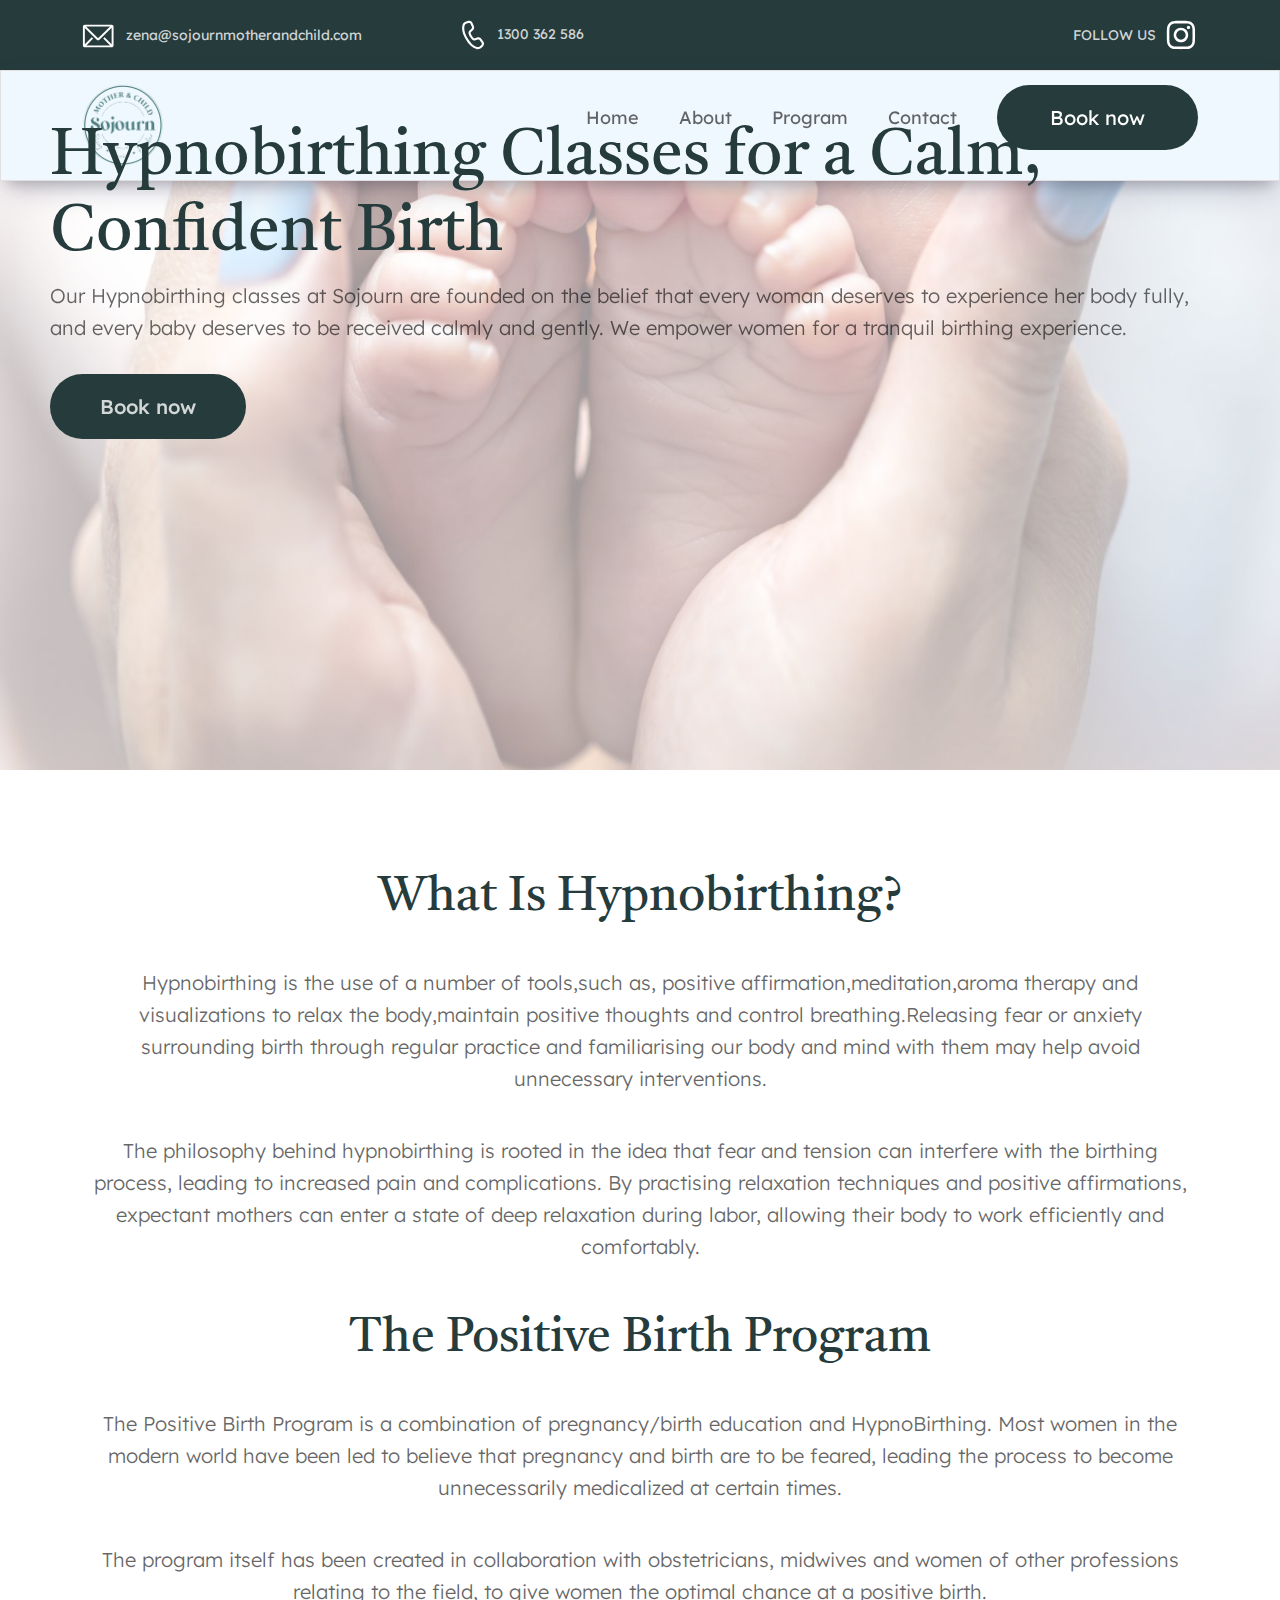
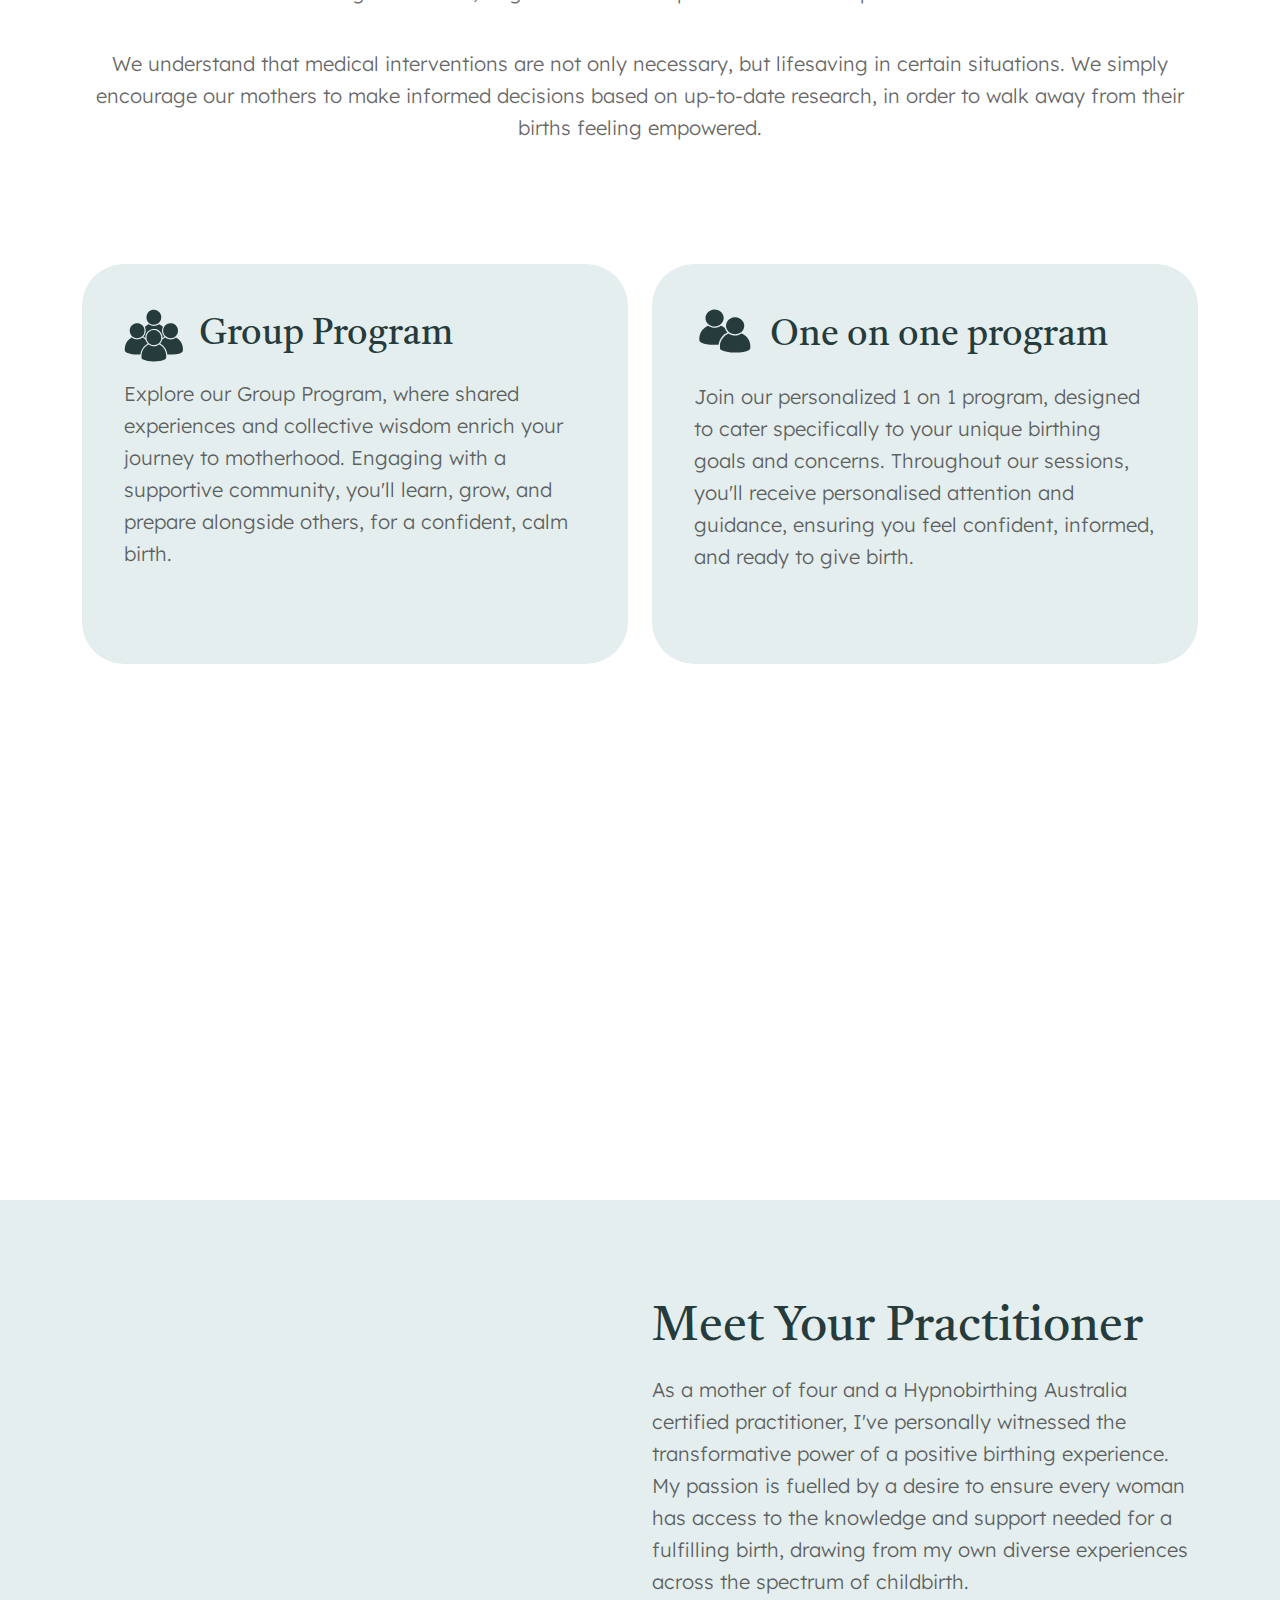
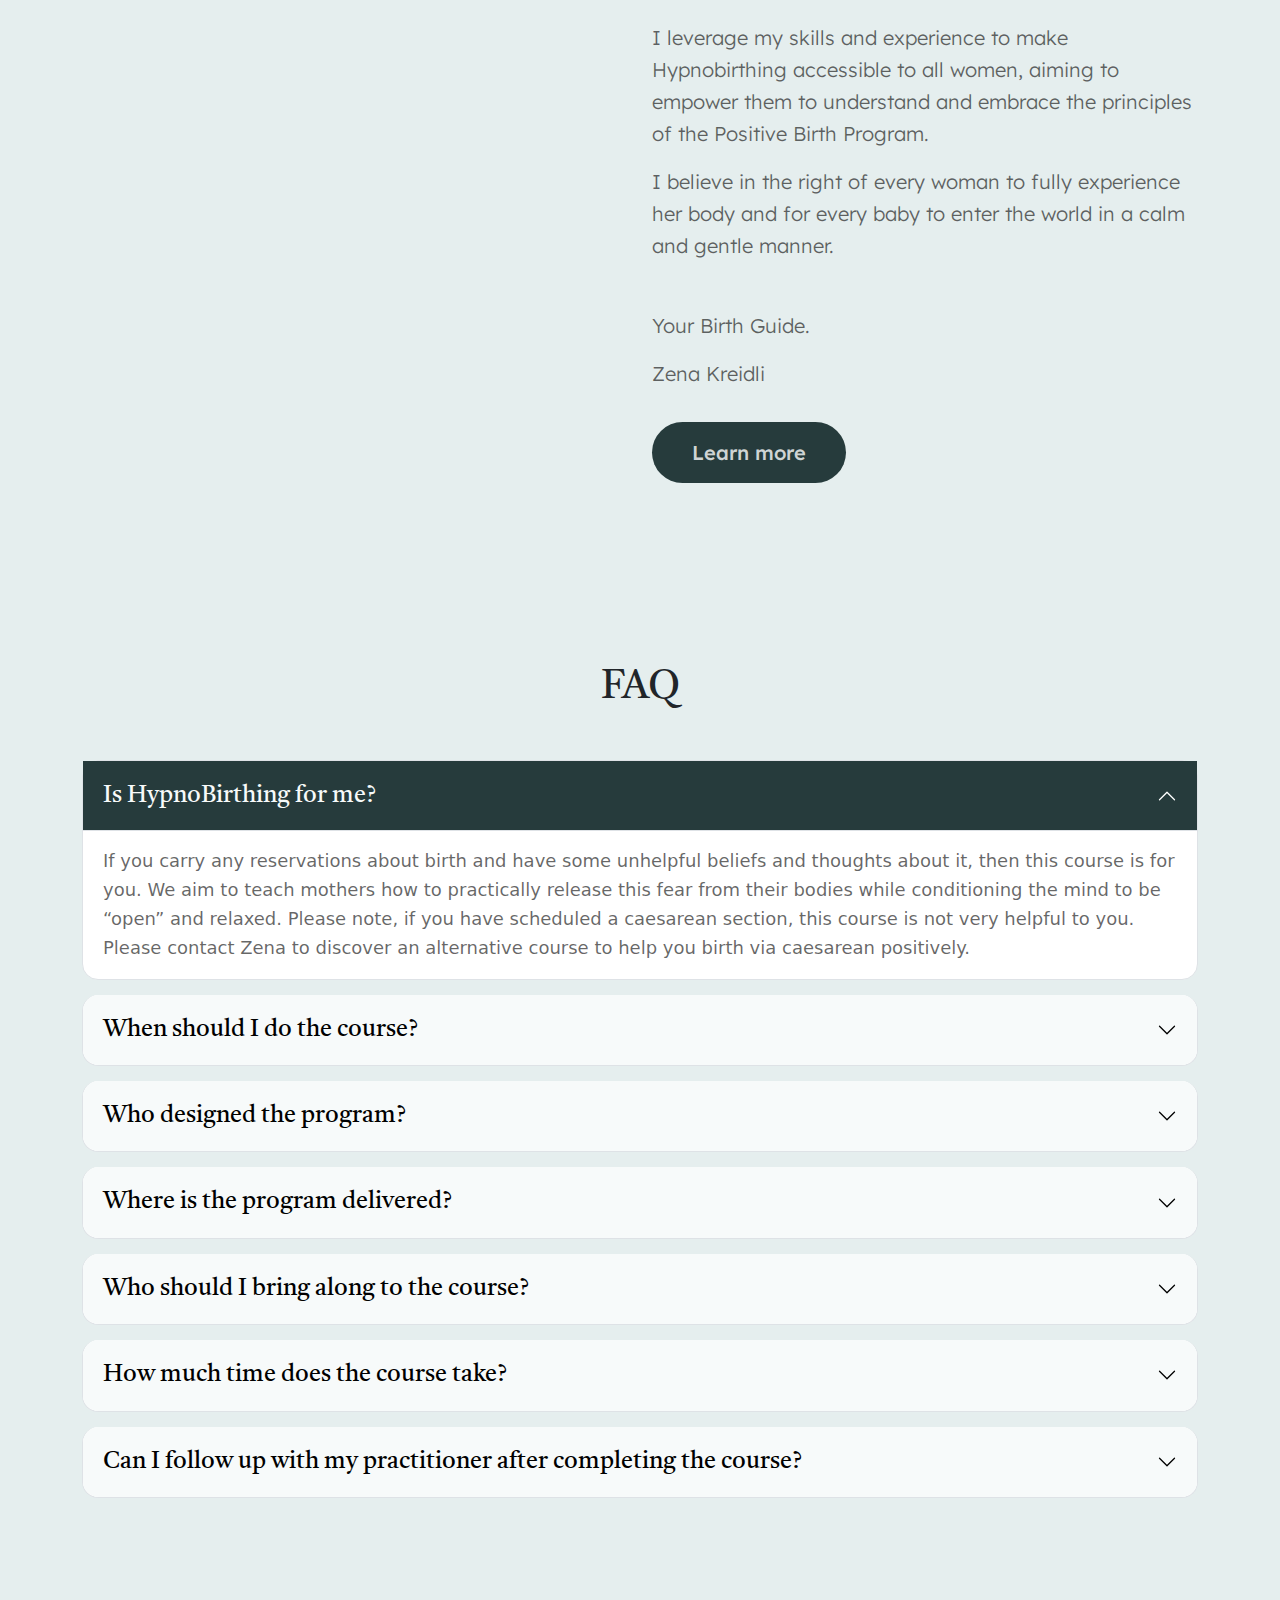
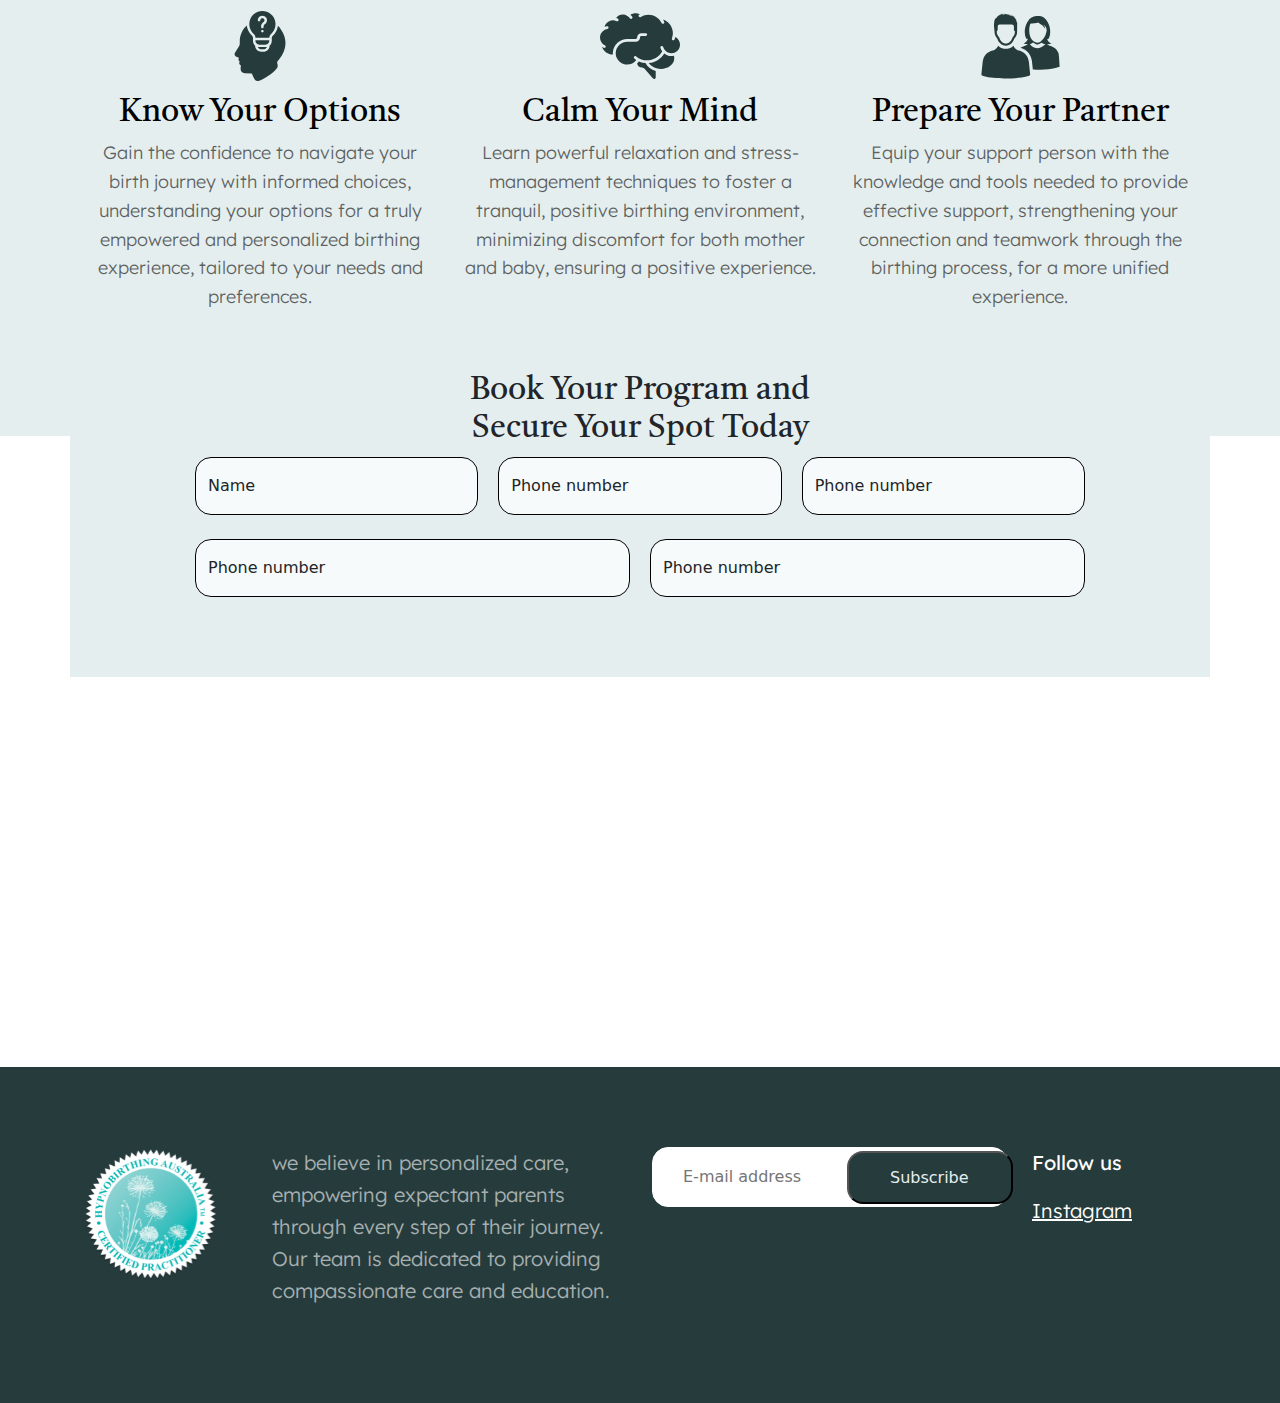
<file: index.html>
<!DOCTYPE html>
<html lang="en">

<head>
    <meta charset="UTF-8">
    <meta name="viewport" content="width=device-width, initial-scale=1.0">
    <title>Home page</title>
    <link rel="stylesheet" href="assets/CSS/bootstrap.min.css">
    <link rel="stylesheet" href="assets/CSS/style.css">
    <!-- google font  -->
    <link rel="preconnect" href="https://fonts.googleapis.com">
    <link rel="stylesheet" href="assets/CSS/common.css">
    <link rel="preconnect" href="https://fonts.gstatic.com" crossorigin>
    <link href="https://fonts.googleapis.com/css2?family=Castoro:ital@0;1&family=Lexend:wght@100..900&display=swap"
        rel="stylesheet">
    <!-- Link Swiper's CSS -->
    <link rel="stylesheet" href="https://cdn.jsdelivr.net/npm/swiper@11/swiper-bundle.min.css" />
</head>

<body>
    <header>
        <!-- tor bar start  -->
        <section class="top-bar-section">
            <div class="container d-flex justify-content-between">
                <!-- left side  -->
                <ul class=" left-side d-flex align-items-center m-0 p-0">
                    <li><a href="#">
                            <svg width="32" height="24" viewBox="0 0 32 24" fill="none"
                                xmlns="http://www.w3.org/2000/svg">
                                <path
                                    d="M29.6257 0.666748H2.82817C2.32052 0.666748 1.83366 0.865755 1.47469 1.21999C1.11573 1.57423 0.914063 2.05467 0.914062 2.55564V21.4445C0.914063 21.9455 1.11573 22.4259 1.47469 22.7802C1.83366 23.1344 2.32052 23.3334 2.82817 23.3334H29.6257C30.1334 23.3334 30.6203 23.1344 30.9792 22.7802C31.3382 22.4259 31.5399 21.9455 31.5399 21.4445V2.55564C31.5399 2.05467 31.3382 1.57423 30.9792 1.21999C30.6203 0.865755 30.1334 0.666748 29.6257 0.666748ZM28.1519 21.4445H4.41689L11.1163 14.6067L9.73812 13.294L2.82817 20.349V3.99119L14.7244 15.674C15.083 16.0258 15.5681 16.2232 16.0738 16.2232C16.5795 16.2232 17.0646 16.0258 17.4233 15.674L29.6257 3.69841V20.2262L22.5818 13.2751L21.2324 14.6067L28.1519 21.4445ZM4.08192 2.55564H28.0753L16.0738 14.3329L4.08192 2.55564Z"
                                    fill="white" />
                            </svg>
                            <span class="ms-2">zena@sojournmotherandchild.com</span>
                        </a></li>
                    <li><a href="#">
                            <svg width="23" height="30" viewBox="0 0 23 30" fill="none"
                                xmlns="http://www.w3.org/2000/svg">
                                <path
                                    d="M4.11934 1.4256L5.79278 0.928347C6.7095 0.655248 7.69548 0.72099 8.56674 1.11331C9.438 1.50562 10.135 2.19771 10.5277 3.06043L11.8212 5.90226C12.1588 6.64432 12.2528 7.47218 12.0901 8.26971C11.9273 9.06723 11.5158 9.7944 10.9135 10.3492L8.76969 12.3226C8.70707 12.3803 8.66739 12.4581 8.65784 12.5422C8.59475 13.1046 8.98048 14.1997 9.87098 15.7226C10.5163 16.829 11.1028 17.6068 11.6003 18.0417C11.9488 18.3463 12.1395 18.4114 12.2212 18.3888L15.1035 17.5175C15.8906 17.2797 16.7334 17.2911 17.5136 17.5502C18.2938 17.8094 18.9724 18.3032 19.4542 18.9625L21.2897 21.4785C21.8484 22.2435 22.1073 23.1828 22.0181 24.122C21.929 25.0612 21.4979 25.9366 20.805 26.5856L19.533 27.7756C18.8587 28.4065 18.0306 28.854 17.1292 29.0747C16.2278 29.2954 15.2839 29.2818 14.3894 29.035C10.4403 27.9456 6.8998 24.6533 3.72786 19.226C0.553061 13.7917 -0.562565 9.11102 0.467023 5.1826C0.698143 4.29907 1.15574 3.48926 1.7957 2.83121C2.43566 2.17317 3.23498 1.68907 4.11934 1.4256ZM4.74168 3.46135C4.21095 3.61903 3.73028 3.90912 3.346 4.30365C2.96173 4.69818 2.6868 5.18385 2.54771 5.71385C1.68446 9.01752 2.67246 13.1669 5.59202 18.1635C8.50871 23.153 11.6477 26.0728 14.9702 26.9893C15.5069 27.1372 16.0732 27.1453 16.614 27.0127C17.1548 26.8801 17.6516 26.6115 18.0561 26.2329L19.3266 25.0429C19.6418 24.7479 19.8379 24.3499 19.8785 23.9229C19.9191 23.4958 19.8015 23.0687 19.5474 22.7209L17.7119 20.2063C17.4929 19.9063 17.1843 19.6816 16.8293 19.5637C16.4744 19.4458 16.091 19.4407 15.733 19.549L12.8436 20.4231C11.1658 20.9161 9.64441 19.583 8.00969 16.7851C6.90553 14.9009 6.39217 13.4418 6.52123 12.307C6.58719 11.7177 6.86538 11.1737 7.30274 10.7685L9.44652 8.7951C9.7202 8.54278 9.90705 8.21215 9.98086 7.84959C10.0547 7.48703 10.0117 7.11074 9.85807 6.77351L8.56607 3.93168C8.38754 3.53953 8.07068 3.22495 7.67462 3.04665C7.27857 2.86835 6.83038 2.8385 6.41368 2.96268L4.74168 3.46135Z"
                                    fill="white" />
                            </svg>
                            <span class="ms-2">1300 362 586</span>
                        </a></li>
                </ul>
                <!-- right side   -->
                <ul class="m-0 p-0">
                    <li><a href="#" class="d-flex align-items-center">
                            <span class="me-2">FOLLOW US</span>
                            <svg width="34" height="34" viewBox="0 0 34 34" fill="none"
                                xmlns="http://www.w3.org/2000/svg">
                                <path fill-rule="evenodd" clip-rule="evenodd"
                                    d="M16.9486 2.83325C13.1125 2.83325 12.6323 2.85025 11.1253 2.91825C9.62252 2.98767 8.59572 3.22709 7.69744 3.577C6.75465 3.93237 5.90054 4.4898 5.19469 5.21042C4.47629 5.91843 3.92054 6.77513 3.56621 7.72075C3.21735 8.62175 2.97866 9.65167 2.90945 11.159C2.84024 12.6706 2.82471 13.1523 2.82471 16.9999C2.82471 20.8476 2.84024 21.3293 2.90945 22.8408C2.97866 24.3482 3.21735 25.3781 3.56621 26.2791C3.92058 27.2247 4.47633 28.0814 5.19469 28.7894C5.90059 29.51 6.7547 30.0674 7.69744 30.4228C8.59572 30.7728 9.62252 31.0122 11.1253 31.0816C12.6323 31.1496 13.1125 31.1666 16.9486 31.1666C20.7846 31.1666 21.2648 31.1496 22.7718 31.0816C24.2746 31.0122 25.3014 30.7728 26.1997 30.4228C27.1425 30.0674 27.9966 29.51 28.7025 28.7894C29.4209 28.0814 29.9766 27.2247 30.3309 26.2791C30.6798 25.3781 30.9185 24.3482 30.9877 22.8408C31.0555 21.3293 31.0724 20.8476 31.0724 16.9999C31.0724 13.1523 31.0555 12.6706 30.9877 11.159C30.9185 9.65167 30.6798 8.62175 30.3309 7.72075C29.9766 6.77513 29.4209 5.91843 28.7025 5.21042C27.9966 4.4898 27.1425 3.93237 26.1997 3.577C25.3014 3.22709 24.2746 2.98767 22.7718 2.91825C21.2648 2.85025 20.7846 2.83325 16.9486 2.83325ZM16.9486 5.38609C20.7196 5.38609 21.166 5.40025 22.6546 5.46825C24.0331 5.532 24.7803 5.7615 25.2788 5.95559C25.937 6.21342 26.4087 6.52084 26.9031 7.01525C27.3974 7.51109 27.7025 7.98425 27.9595 8.64442C28.1516 9.1445 28.3833 9.89392 28.4454 11.2752C28.5132 12.7698 28.5273 13.216 28.5273 16.9999C28.5273 20.7824 28.5132 21.2301 28.4454 22.7233C28.3818 24.1059 28.1516 24.8553 27.9595 25.3554C27.7331 25.9708 27.3721 26.5275 26.9031 26.9846C26.4087 27.4804 25.937 27.7864 25.2788 28.0443C24.7803 28.2369 24.0331 28.4693 22.656 28.5316C21.1674 28.5996 20.7211 28.6138 16.9486 28.6138C13.1775 28.6138 12.7298 28.5996 11.2425 28.5316C9.86404 28.4678 9.11689 28.2369 8.61832 28.0443C8.00476 27.8172 7.44973 27.4551 6.99407 26.9846C6.52496 26.5275 6.16396 25.9708 5.93761 25.3554C5.74411 24.8553 5.51389 24.1059 5.45175 22.7247C5.38395 21.2301 5.36983 20.7838 5.36983 16.9999C5.36983 13.2174 5.38395 12.7698 5.45175 11.2766C5.5153 9.89392 5.74411 9.1445 5.93761 8.64442C6.19466 7.98425 6.50115 7.51109 6.99407 7.01525C7.48841 6.51942 7.96015 6.21342 8.61832 5.95559C9.11689 5.7615 9.86404 5.53059 11.2411 5.46825C12.7312 5.40025 13.1761 5.38609 16.9486 5.38609ZM16.9486 21.7217C15.7001 21.7217 14.5027 21.2242 13.6199 20.3387C12.7371 19.4532 12.2411 18.2522 12.2411 16.9999C12.2411 15.7476 12.7371 14.5466 13.6199 13.6611C14.5027 12.7756 15.7001 12.2782 16.9486 12.2782C18.1971 12.2782 19.3944 12.7756 20.2773 13.6611C21.1601 14.5466 21.6561 15.7476 21.6561 16.9999C21.6561 18.2522 21.1601 19.4532 20.2773 20.3387C19.3944 21.2242 18.1971 21.7217 16.9486 21.7217ZM16.9486 9.72534C15.9961 9.72534 15.053 9.9135 14.1731 10.2791C13.2932 10.6447 12.4937 11.1805 11.8202 11.856C11.1467 12.5315 10.6125 13.3335 10.248 14.2161C9.88356 15.0986 9.69597 16.0446 9.69597 16.9999C9.69597 17.9552 9.88356 18.9012 10.248 19.7838C10.6125 20.6664 11.1467 21.4683 11.8202 22.1438C12.4937 22.8193 13.2932 23.3552 14.1731 23.7208C15.053 24.0863 15.9961 24.2745 16.9486 24.2745C18.8721 24.2745 20.7168 23.5081 22.0769 22.1438C23.4371 20.7796 24.2012 18.9293 24.2012 16.9999C24.2012 15.0706 23.4371 13.2203 22.0769 11.856C20.7168 10.4918 18.8721 9.72534 16.9486 9.72534ZM26.1828 9.43775C26.1828 9.661 26.1389 9.88206 26.0537 10.0883C25.9686 10.2946 25.8437 10.482 25.6863 10.6398C25.529 10.7977 25.3421 10.9229 25.1365 11.0083C24.9309 11.0938 24.7105 11.1378 24.4879 11.1378C24.2653 11.1378 24.0449 11.0938 23.8393 11.0083C23.6337 10.9229 23.4468 10.7977 23.2894 10.6398C23.1321 10.482 23.0072 10.2946 22.922 10.0883C22.8369 9.88206 22.793 9.661 22.793 9.43775C22.793 8.98688 22.9716 8.55448 23.2894 8.23567C23.6073 7.91686 24.0384 7.73775 24.4879 7.73775C24.9374 7.73775 25.3685 7.91686 25.6863 8.23567C26.0042 8.55448 26.1828 8.98688 26.1828 9.43775Z"
                                    fill="white" />
                            </svg>
                        </a></li>
                </ul>
            </div>
        </section>

        <!-- navbar section start  -->
        <section class="navbar-section" id="header">
            <div class="container">
                <div class="content d-flex justify-content-between align-items-center">
                    <!-- left side  -->
                    <img src="assets/media/images/logo/logo.png" alt="main-logo" loading="lazy" decoding="async">
                    <!-- right side  -->
                    <div class="d-lg-block d-none">
                        <ul class="d-flex">
                            <li><a href="/index.html">Home</a></li>
                            <li><a href="/about.html">About</a></li>
                            <li><a href="/program.html">Program</a></li>
                            <li><a href="/contact.html">Contact</a></li>
                            <li><a class="book-btn books-btn" href="program.html">Book now</a></li>
                        </ul>
                    </div>
                    <div class="d-block d-lg-none">
                        <button class="btn" type="button" data-bs-toggle="offcanvas" data-bs-target="#mobileMenuBox"
                            aria-controls="mobileMenuBox">
                            <svg xmlns="http://www.w3.org/2000/svg" width="50" height="50" fill="currentColor"
                                class="bi bi-list" viewBox="0 0 16 16">
                                <path fill-rule="evenodd"
                                    d="M2.5 12a.5.5 0 0 1 .5-.5h10a.5.5 0 0 1 0 1H3a.5.5 0 0 1-.5-.5m0-4a.5.5 0 0 1 .5-.5h10a.5.5 0 0 1 0 1H3a.5.5 0 0 1-.5-.5m0-4a.5.5 0 0 1 .5-.5h10a.5.5 0 0 1 0 1H3a.5.5 0 0 1-.5-.5" />
                            </svg>
                        </button>
                    </div>
                </div>
            </div>

            <div class="offcanvas offcanvas-end " tabindex="-1" id="mobileMenuBox" aria-labelledby="mobileMenuBoxLabel">
                <div class="offcanvas-header">
                    <button type="button" class="btn-close" data-bs-dismiss="offcanvas" aria-label="Close"></button>
                </div>
                <div class="offcanvas-body">
                    <div class="">
                        <ul class="m-0 p-0">
                            <li><a href="/bootstrab-sujourn/index.html">Home</a></li>
                            <li><a href="/bootstrab-sujourn/about.html">About</a></li>
                            <li><a href="/bootstrab-sujourn/program.html">Program</a></li>
                            <li><a href="/bootstrab-sujourn/contact.html">Contact</a></li>
                            <li><a class="book-btn books-btn" href="#">Book now</a></li>
                        </ul>
                    </div>
                </div>
            </div>
        </section>
    </header>
    <main>
        <!-- hyphnobirthing container section start  -->
        <section class="hyphnobirthing-section ">
            <div class="bg-container">
                <div class="sub-text">
                    <h2>Hypnobirthing Classes for
                        a Calm, Confident Birth</h2>
                    <p class="mb-5">Our Hypnobirthing classes at Sojourn are founded on the belief that every woman
                        deserves to experience her body fully, and every baby deserves to be received calmly and gently.
                        We empower women for a tranquil birthing experience.</p>
                    <a href="#" class="books-btn">Book now</a>
                </div>
            </div>
        </section>
        <!-- hyphnobirthing text section start  -->
        <section class="hyphnobirthing-text-section my-5">
            <div class="container text-center">
                <div class="hyphnobirthing-content">
                    <h3>What Is Hypnobirthing?</h3>
                    <p>Hypnobirthing is the use of a number of tools,such as, positive affirmation,meditation,aroma
                        therapy and visualizations to relax the body,maintain positive thoughts and control
                        breathing.Releasing fear or anxiety surrounding birth through regular practice and familiarising
                        our body and mind with them may help avoid unnecessary interventions.</p>
                    <p>The philosophy behind hypnobirthing is rooted in the idea that fear and tension can interfere
                        with the birthing process, leading to increased pain and complications. By practising relaxation
                        techniques and positive affirmations, expectant mothers can enter a state of deep relaxation
                        during labor, allowing their body to work efficiently and comfortably.</p>
                </div>

                <div class="hyphnobirthing-content mt-5">
                    <h3>The Positive Birth Program</h3>
                    <p>The Positive Birth Program is a combination of pregnancy/birth education and HypnoBirthing. Most
                        women in the modern world have been led to believe that pregnancy and birth are to be feared,
                        leading the process to become unnecessarily medicalized at certain times.</p>
                    <p>The program itself has been created in collaboration with obstetricians, midwives and women of
                        other professions relating to the field, to give women the optimal chance at a positive birth.
                    </p>
                    <p>We understand that medical interventions are not only necessary, but lifesaving in certain
                        situations. We simply encourage our mothers to make informed decisions based on up-to-date
                        research, in order to walk away from their births feeling empowered.</p>
                </div>
            </div>
        </section>
        <!-- program section start  -->
        <section class="program-section">
            <div class="container">
                <div class="row">
                    <div class=" col-lg-6 col-md-12 align-items-stretch mb-4 mb-lg-0">
                        <div class="program-card h-100">
                            <div class="card-header d-flex align-items-center mb-3">
                                <svg width="59" height="53" viewBox="0 0 59 53" fill="none"
                                    xmlns="http://www.w3.org/2000/svg">
                                    <path
                                        d="M28.7521 0.830717C26.3807 1.2083 24.3634 2.69575 23.2844 4.84111C22.2055 6.9922 22.1887 9.51514 23.2339 11.6376C24.4645 14.1377 26.9034 15.7338 29.6232 15.8139C30.9044 15.854 32.0058 15.608 33.1353 15.0416C35.3156 13.9432 36.7767 11.9179 37.1813 9.44077C37.2993 8.73709 37.2712 7.42699 37.1251 6.76336C36.7992 5.25874 36.1698 4.08595 35.1021 2.99324C34.4109 2.28384 33.8658 1.88337 33.0285 1.47719C31.7248 0.84788 30.1401 0.607599 28.7521 0.830717Z"
                                        fill="#263B3C" />
                                    <path
                                        d="M12.4562 14.1606C11.529 14.2865 10.5175 14.5782 9.84315 14.9272C9.22502 15.2419 8.46077 15.814 7.93255 16.3575C5.41505 18.9147 5.03854 22.845 7.01096 25.8886C7.43804 26.5408 8.37648 27.5019 9.00586 27.931C11.3211 29.4928 14.2488 29.6472 16.6427 28.3314C17.3619 27.9367 17.7946 27.6049 18.4128 26.9698C19.8345 25.5167 20.5482 23.7489 20.5425 21.6779C20.5425 20.6539 20.4526 20.099 20.1492 19.2065C19.9019 18.4799 19.7221 18.1252 19.2725 17.4387C18.2217 15.8368 16.4347 14.6412 14.5522 14.2693C14.1083 14.1835 12.8158 14.1148 12.4562 14.1606Z"
                                        fill="#263B3C" />
                                    <path
                                        d="M45.6655 14.1893C43.1761 14.5268 41.0126 16.1001 39.928 18.3599C39.3773 19.504 39.2031 20.3164 39.2031 21.7352C39.2087 22.6849 39.22 22.8565 39.3548 23.4C39.7314 24.9161 40.372 26.0488 41.4621 27.1186C42.7827 28.4173 44.418 29.1267 46.2836 29.2125C49.2169 29.3498 51.9929 27.6393 53.2517 24.9275C53.7574 23.8348 53.971 22.868 53.971 21.678C53.971 18.1367 51.5883 15.1103 48.1773 14.3266C47.4862 14.1664 46.3005 14.0977 45.6655 14.1893Z"
                                        fill="#263B3C" />
                                    <path
                                        d="M24.0877 15.3792C23.0538 15.9513 22.1827 16.592 21.3511 17.3872L20.8678 17.8449L21.0589 18.2854C21.7332 19.8816 21.8962 21.8782 21.5028 23.686C21.2331 24.916 20.5531 26.2948 19.699 27.3188L19.3955 27.685L19.6596 27.8223C19.8113 27.8966 20.2384 28.1655 20.6205 28.423L21.3061 28.8864V28.3486C21.3061 27.6563 21.4803 26.6209 21.7219 25.8828C23.0987 21.7008 27.2402 19.2294 31.5166 20.0475C33.0732 20.345 34.5904 21.1573 35.7874 22.3244C36.7202 23.2398 37.3664 24.2066 37.816 25.3508C38.1925 26.3176 38.4454 27.6049 38.4454 28.566V28.8749L39.0523 28.4687C39.3838 28.2399 39.7996 27.9767 39.9738 27.8852C40.1537 27.7879 40.2998 27.6964 40.2998 27.6792C40.2998 27.6563 40.1537 27.4676 39.9795 27.2502C37.9227 24.7501 37.4282 21.1802 38.7207 18.171C38.8612 17.8392 38.8612 17.8392 38.3049 17.3186C37.4226 16.4947 36.5628 15.8654 35.6581 15.3849L35.2029 15.1446L34.7028 15.4879C33.7925 16.1229 32.6349 16.6206 31.5616 16.8494C30.8423 17.0039 28.853 17.0039 28.1618 16.8494C27.0323 16.5977 26.0264 16.1686 25.1048 15.5393C24.7958 15.3277 24.5317 15.156 24.5148 15.156C24.4979 15.156 24.3069 15.259 24.0877 15.3792Z"
                                        fill="#263B3C" />
                                    <path
                                        d="M29.2573 21.0829C28.2795 21.1916 27.3411 21.4605 26.56 21.861C25.1776 22.5704 23.9188 23.8519 23.2276 25.2535C22.3847 26.9698 22.233 29.1037 22.823 30.9459C23.5423 33.1885 25.2843 34.9906 27.4591 35.74C28.3525 36.049 28.819 36.1234 29.8754 36.1234C30.5722 36.1234 30.9543 36.0947 31.2915 36.0204C34.1687 35.3911 36.3265 33.3029 37.0514 30.431C37.2762 29.55 37.3268 28.3428 37.1807 27.4504C36.7311 24.6929 34.8823 22.4216 32.3592 21.512C31.4432 21.1859 30.0721 20.9971 29.2573 21.0829Z"
                                        fill="#263B3C" />
                                    <path
                                        d="M7.33072 28.7948C3.77362 30.7399 1.35165 34.3556 0.885238 38.4289C0.789708 39.2356 0.76723 41.4668 0.851522 41.8386C1.0482 42.7483 1.55957 43.2345 2.95319 43.8581C4.82445 44.6934 7.23519 45.2369 10.2079 45.4829C11.5678 45.5973 16.1701 45.5687 16.3668 45.4485C16.3892 45.4314 16.4229 45.2826 16.4454 45.1167C16.8837 41.707 18.5302 38.5891 21.0477 36.398C21.649 35.8774 22.5256 35.2366 23.0763 34.922C23.6776 34.5787 23.6608 34.676 23.2112 34.1039C22.447 33.137 21.9075 32.0901 21.6153 30.9802C21.5141 30.5969 21.5141 30.5969 20.9466 30.1335C20.2835 29.59 19.6485 29.1552 18.9742 28.7891L18.4909 28.5317L18.1706 28.7662C17.1422 29.5214 15.8666 30.0649 14.5854 30.288C13.8212 30.4253 12.4669 30.4253 11.7251 30.2937C10.4495 30.0649 9.05026 29.4585 8.1062 28.7319C7.97133 28.6289 7.84209 28.5431 7.82523 28.5431C7.80837 28.5431 7.58359 28.6575 7.33072 28.7948Z"
                                        fill="#263B3C" />
                                    <path
                                        d="M40.7214 28.8178C39.9628 29.2297 39.1929 29.7674 38.5523 30.3224C38.2489 30.5913 38.232 30.6199 38.0297 31.2549C37.6926 32.3247 37.1531 33.3316 36.4451 34.2069C36.2765 34.4071 36.1416 34.5902 36.1416 34.6074C36.1416 34.6245 36.2989 34.7218 36.4956 34.8305C37.479 35.374 38.5074 36.1692 39.3784 37.0559C41.4463 39.1498 42.7557 41.7586 43.2277 44.7049C43.2895 45.1111 43.3513 45.4543 43.3569 45.46C43.4525 45.563 48.2234 45.5973 49.263 45.5058C52.8931 45.1797 55.2476 44.6305 57.2201 43.6408C58.3327 43.0744 58.7429 42.6167 58.9059 41.73C58.9902 41.2666 58.934 39.0068 58.816 38.1544C58.5631 36.3523 57.9113 34.5673 56.9503 33.0627C55.7815 31.2377 53.9945 29.5958 52.1738 28.6805L51.8816 28.5317L51.6681 28.6976C51.0612 29.1839 50.1508 29.6645 49.3304 29.9448C46.7061 30.8315 43.9357 30.4311 41.6936 28.8521C41.452 28.6805 41.2497 28.5432 41.244 28.5432C41.2328 28.5432 41.0024 28.669 40.7214 28.8178Z"
                                        fill="#263B3C" />
                                    <path
                                        d="M24.0311 35.7458C21.9519 36.8614 20.1312 38.7035 18.9904 40.8432C18.3217 42.0904 17.8385 43.5835 17.6249 45.0767C17.5069 45.8662 17.4507 48.1946 17.535 48.6466C17.698 49.5219 18.1194 50.0196 19.1253 50.5288C21.7608 51.856 25.5427 52.5426 30.0438 52.5082C34.0224 52.4739 36.8377 52.0391 39.4451 51.0494C40.8837 50.5059 41.7098 49.9224 42.0188 49.2358L42.1818 48.8811L42.1987 47.4509C42.2099 46.6214 42.193 45.7804 42.1537 45.4486C41.7379 41.7357 39.7598 38.4347 36.7029 36.3522C36.4107 36.152 35.9499 35.8717 35.6857 35.7286L35.2025 35.4655L34.6518 35.8431C33.9212 36.3408 33.3312 36.6383 32.5445 36.8957C31.4094 37.2733 30.263 37.4106 29.1166 37.3019C27.6219 37.1532 26.2507 36.6612 25.0819 35.8488C24.8459 35.6829 24.6267 35.5341 24.593 35.5113C24.5593 35.4884 24.3064 35.5971 24.0311 35.7458Z"
                                        fill="#263B3C" />
                                </svg>
                                <h3 class="ms-3 mb-0">Group Program</h3>
                            </div>
                            <div class="card-description">
                                <p>Explore our Group Program, where shared experiences and collective wisdom enrich your
                                    journey to motherhood. Engaging with a supportive community, you'll learn, grow, and
                                    prepare alongside others, for a confident, calm birth.</p>
                            </div>
                        </div>
                    </div>
                    <div class="col-lg-6 col-md-12">
                        <div class="program-card h-100">
                            <div class="card-header d-flex align-items-center mb-3">
                                <svg xmlns="http://www.w3.org/2000/svg" width="60" height="56" viewBox="0 0 60 56"
                                    fill="none">
                                    <path
                                        d="M19.5626 0.573935C18.4217 0.702267 17.0665 1.10651 16.0847 1.62625C13.7061 2.88389 12.0467 5.08477 11.5904 7.59364C11.459 8.33796 11.459 9.67902 11.5973 10.4169C12.3786 14.6133 16.4027 17.6227 20.98 17.4238C23.3101 17.3211 25.3844 16.4806 27.0024 14.9791C28.2262 13.8369 29.0352 12.4959 29.4708 10.8661C29.6782 10.1025 29.7266 8.49196 29.5676 7.61931C29.0213 4.57786 26.7327 2.03049 23.6351 1.02309C22.3698 0.612434 20.8071 0.439188 19.5626 0.573935Z"
                                        fill="#263B3C" />
                                    <path
                                        d="M40.5948 8.30655C37.6908 8.52471 35.1256 9.89143 33.5837 12.0346C32.8784 13.0227 32.4636 13.9403 32.187 15.1402C32.028 15.8139 32.0072 17.5656 32.1524 18.2458C32.8784 21.7107 35.6303 24.3159 39.3502 25.0602C40.1661 25.2206 42.1229 25.2206 42.9249 25.0602C44.6604 24.7137 46.1401 23.995 47.3985 22.8914C50.3163 20.3312 51.0838 16.3016 49.293 12.9842C48.4287 11.3993 46.8868 9.96843 45.1721 9.17278C43.9068 8.58246 41.9293 8.2103 40.5948 8.30655Z"
                                        fill="#263B3C" />
                                    <path
                                        d="M13.3868 16.9809C12.6263 17.3531 11.8519 17.8343 11.0705 18.4118C10.4137 18.893 9.05847 20.1571 8.57447 20.7474C6.89429 22.7815 5.76035 25.3609 5.47686 27.7864C5.3524 28.8259 5.304 30.7701 5.39389 31.3219C5.58057 32.541 6.19595 33.125 8.09738 33.8885C9.83288 34.5879 12.1284 35.1397 14.4931 35.4349C16.5121 35.6916 17.6322 35.7493 20.1974 35.7557C22.5414 35.7622 24.429 35.7044 24.5604 35.6274C24.5949 35.6082 24.6226 35.4991 24.6226 35.3836C24.6226 35.2681 24.6848 34.8446 24.7678 34.4403C25.2172 32.0983 26.2682 29.8653 27.8447 27.9019C28.5361 27.0356 30.1886 25.5021 31.1221 24.8604C31.5231 24.5845 32.2007 24.1674 32.6225 23.93C33.0511 23.699 33.4038 23.4937 33.4038 23.4745C33.4038 23.4552 33.2102 23.2178 32.9682 22.9483C32.097 21.9473 31.3779 20.6897 31.0322 19.5604C30.8662 19.0214 30.8593 19.0085 30.3546 18.6107C29.7323 18.1166 28.2941 17.2183 27.6165 16.9039L27.1187 16.6729L26.6001 17.0194C25.6183 17.6739 24.187 18.2642 22.9286 18.5337C20.0868 19.1369 16.8647 18.553 14.5554 17.0194C14.265 16.8269 14.0299 16.6729 14.023 16.6729C14.016 16.6729 13.7326 16.8141 13.3868 16.9809Z"
                                        fill="#263B3C" />
                                    <path
                                        d="M34.0249 24.7067C30.3534 26.529 27.6153 29.686 26.4952 33.3691C26.0596 34.8256 25.9697 35.4994 25.9697 37.5912V39.484L26.1979 39.914C26.5021 40.4914 27.0345 40.9406 27.8781 41.3256C30.2082 42.3972 32.9255 43.0324 36.8598 43.411C38.3049 43.5521 43.6427 43.5714 45.0532 43.4431C49.1396 43.0709 51.8431 42.4677 54.2078 41.4026C54.9545 41.0625 55.2104 40.9149 55.5215 40.6198C56.289 39.9011 56.3858 39.5097 56.3374 37.3666C56.2752 34.7037 55.8672 33.0354 54.7678 30.95C53.385 28.3385 51.0549 26.0927 48.3237 24.7581L47.7014 24.4501L47.0515 24.8607C45.8691 25.6051 44.424 26.1569 43.0481 26.3943C42.1976 26.5419 40.4621 26.574 39.6255 26.452C38.0283 26.2275 36.6385 25.727 35.2902 24.9057C34.9791 24.7196 34.7025 24.5335 34.6818 24.5014C34.6264 24.4116 34.6057 24.418 34.0249 24.7067Z"
                                        fill="#263B3C" />
                                </svg>
                                <h3 class="ms-3 mb-0">One on one program</h3>
                            </div>
                            <div class="card-description">
                                <p>Join our personalized 1 on 1 program, designed to cater specifically to your unique
                                    birthing goals and concerns. Throughout our sessions, you'll receive personalised
                                    attention and guidance, ensuring you feel confident, informed, and ready to give
                                    birth.</p>
                            </div>
                        </div>
                    </div>
                </div>
            </div>
        </section>
        <!-- banner image section  start-->
        <section class="banner-section my-5">
            <div class="container">
                <img src="assets/media/images/banner/image 33.png" alt="banner-img" loading="lazy" decoding="async">
            </div>
        </section>

        <!-- whole bg color section  start-->
        <section class="whole-section">
            <!-- practitioner section  start-->
            <section class="practisioner-section">
                <div class="practisioner-padding">
                    <div class="container">
                        <div class="row small-direction">
                            <!-- Add margin-bottom for spacing between image and content -->
                            <div class="col-lg-6 col-md-12 mb-4 mb-lg-0">
                                <img src="assets/media/images/practitoner/Col-6.png" alt="practinoner-img"
                                    loading="lazy" decoding="async" class="w-100">
                            </div>
                            <div class="practise-card col-lg-6 col-md-12">
                                <h3 class="mb-3">Meet Your Practitioner</h3>
                                <div>
                                    <p class="my-3">As a mother of four and a Hypnobirthing Australia certified
                                        practitioner, I've personally witnessed the transformative power of a positive
                                        birthing experience. My passion is fuelled by a desire to ensure every woman has
                                        access to the knowledge and support needed for a fulfilling birth, drawing from
                                        my own diverse experiences across the spectrum of childbirth. </p>
                                    <p class="mt-4">I leverage my skills and experience to make Hypnobirthing accessible
                                        to all women, aiming to empower them to understand and embrace the principles of
                                        the Positive Birth Program.</p>
                                    <p class="my-3">I believe in the right of every woman to fully experience her body
                                        and for every baby to enter the world in a calm and gentle manner.</p>
                                    <p class="mt-5">Your Birth Guide.</p>
                                    <p class="my-3">Zena Kreidli</p>
                                </div>
                                <div class="my-5">
                                    <a href="#" class="books-btn">Learn more</a>
                                </div>
                            </div>
                        </div>

                        <!-- <div class="row small-direction">
                            <div class="col-lg-6 col-md-12">
                                <img src="assets/media/images/practitoner/Col-6.png" alt="practinoner-img"
                                    loading="lazy" decoding="async">
                            </div>
                            <div class="practise-card col-lg-6 col-md-12 ">
                                <h3 class="mb-3">Meet Your Practitioner</h3>
                                <div>
                                    <p class="my-3">As a mother of four and a Hypnobirthing Australia certified
                                        practitioner, I've personally witnessed the transformative power of a positive
                                        birthing experience. My passion is fuelled by a desire to ensure every woman has
                                        access to the knowledge and support needed for a fulfilling birth, drawing from
                                        my own diverse experiences across the spectrum of childbirth. </p>
                                    <p class="mt-4">I leverage my skills and experience to make Hypnobirthing accessible
                                        to all women, aiming to empower them to understand and embrace the principles of
                                        the Positive Birth Program.</p>
                                    <p class="my-3">I believe in the right of every woman to fully experience her body
                                        and for every baby to enter the world in a calm and gentle manner.</p>
                                    <p class="mt-5">Your Birth Guide.</p>
                                    <p class="my-3">Zena Kreidli</p>
                                </div>
                                <div class="my-5">
                                    <a href="#" class="books-btn">Learn more</a>
                                </div>
                            </div>
                        </div> -->
                    </div>

                </div>
                </div>
            </section>
            <!-- FaQ section start  -->
            <section class="faq-section">
                <div class="container">
                    <h1 class="faq-head text-center my-5">FAQ</h1>
                    <div class="accordion" id="customAccordion">
                        <!-- Accordion Item 1 -->
                        <div class="accordion-item">
                            <h2 class="accordion-header" id="headingOne">
                                <button class="accordion-button" type="button" data-bs-toggle="collapse"
                                    data-bs-target="#collapseOne" aria-expanded="true" aria-controls="collapseOne">
                                    Is HypnoBirthing for me?
                                </button>
                            </h2>
                            <div id="collapseOne" class="accordion-collapse collapse show" aria-labelledby="headingOne"
                                data-bs-parent="#customAccordion">
                                <div class="accordion-body">
                                    If you carry any reservations about birth and have some unhelpful beliefs and
                                    thoughts about it, then this course is for you. We aim to teach mothers how to
                                    practically release this fear from their bodies while conditioning the mind to be
                                    “open” and relaxed. Please note, if you have scheduled a caesarean section, this
                                    course is not very helpful to you. Please contact Zena to discover an alternative
                                    course to help you birth via caesarean positively.
                                </div>
                            </div>
                        </div>

                        <!-- Accordion Item 2 -->
                        <div class="accordion-item">
                            <h2 class="accordion-header" id="headingTwo">
                                <button class="accordion-button collapsed" type="button" data-bs-toggle="collapse"
                                    data-bs-target="#collapseTwo" aria-expanded="false" aria-controls="collapseTwo">
                                    When should I do the course?
                                </button>
                            </h2>
                            <div id="collapseTwo" class="accordion-collapse collapse" aria-labelledby="headingTwo"
                                data-bs-parent="#customAccordion">
                                <div class="accordion-body">
                                    The Positive Birth Program is suitable for any woman who is at any stage of her
                                    pregnancy. (So long as she is not scheduled for a caesarean section).
                                </div>
                            </div>
                        </div>

                        <!-- Accordion Item 3 -->
                        <div class="accordion-item">
                            <h2 class="accordion-header" id="headingThree">
                                <button class="accordion-button collapsed" type="button" data-bs-toggle="collapse"
                                    data-bs-target="#collapseThree" aria-expanded="false" aria-controls="collapseThree">
                                    Who designed the program?
                                </button>
                            </h2>
                            <div id="collapseThree" class="accordion-collapse collapse" aria-labelledby="headingThree"
                                data-bs-parent="#customAccordion">
                                <div class="accordion-body">
                                    The Positive Birth Program was put together by a team of professional, qualified
                                    hypnotherapists, midwives and obstetricians. It is approved by official Health
                                    Bodies in Australia and the UK and has been completed by many health practitioners
                                    also. You'd be very lucky to end up with a midwife who is also a HypnoBirthing
                                    practitioner!
                                </div>
                            </div>
                        </div>

                        <!-- Accordion Item 4 -->
                        <div class="accordion-item">
                            <h2 class="accordion-header" id="headingFour">
                                <button class="accordion-button collapsed" type="button" data-bs-toggle="collapse"
                                    data-bs-target="#collapseFour" aria-expanded="false" aria-controls="collapseFour">
                                    Where is the program delivered?
                                </button>
                            </h2>
                            <div id="collapseFour" class="accordion-collapse collapse" aria-labelledby="headingFour"
                                data-bs-parent="#customAccordion">
                                <div class="accordion-body">
                                    Face-to-face at our Docklands space which is conveniently equipped with a kitchen
                                    and lots of space for our mothers to practice the techniques taught during the
                                    program. It is possible to schedule a 1:1 online delivery, if travel is not
                                    possible, however, at sojourn we really value our face-to-face interactions.
                                </div>
                            </div>
                        </div>

                        <!-- Accordion Item 5 -->
                        <div class="accordion-item">
                            <h2 class="accordion-header" id="headingFive">
                                <button class="accordion-button collapsed" type="button" data-bs-toggle="collapse"
                                    data-bs-target="#collapseFive" aria-expanded="false" aria-controls="collapseFive">
                                    Who should I bring along to the course?
                                </button>
                            </h2>
                            <div id="collapseFive" class="accordion-collapse collapse" aria-labelledby="headingFive"
                                data-bs-parent="#customAccordion">
                                <div class="accordion-body">
                                    Your comfort is of utmost importance to us, therefore, we recommend that you invite
                                    an individual you know will support you through your pregnancy and birth. It can be
                                    your spouse, your other, sister, friend, etc. Just keep in mind, they will also need
                                    to be free and able to help you implement what you learn when it’s time for you to
                                    receive your baby.
                                </div>
                            </div>
                        </div>

                        <!-- Accordion Item 6 -->
                        <div class="accordion-item">
                            <h2 class="accordion-header" id="headingSix">
                                <button class="accordion-button collapsed" type="button" data-bs-toggle="collapse"
                                    data-bs-target="#collapseSix" aria-expanded="false" aria-controls="collapseSix">
                                    How much time does the course take?
                                </button>
                            </h2>
                            <div id="collapseSix" class="accordion-collapse collapse" aria-labelledby="headingSix"
                                data-bs-parent="#customAccordion">
                                <div class="accordion-body">
                                    The running time is 10AM to 6PM with two mini break and an hour break in between,
                                    over two consecutive Sundays. This gives you a chance to digest what we’ve covered
                                    and to explore the resources we have given you access to. It is very relaxed and
                                    informal, and we welcome questions and comments along the way.
                                </div>
                            </div>
                        </div>

                        <!-- Accordion Item 7 -->
                        <div class="accordion-item">
                            <h2 class="accordion-header" id="headingSeven">
                                <button class="accordion-button collapsed" type="button" data-bs-toggle="collapse"
                                    data-bs-target="#collapseSeven" aria-expanded="false" aria-controls="collapseSeven">
                                    Can I follow up with my practitioner after completing the course?
                                </button>
                            </h2>
                            <div id="collapseSeven" class="accordion-collapse collapse" aria-labelledby="headingSeven"
                                data-bs-parent="#customAccordion">
                                <div class="accordion-body">
                                    Our practitioner would love to hear from you and would love your feedback! By
                                    sharing what worked and what you’d prefer with our team, you are helping us perfect
                                    the program and its delivery to future mothers.
                                </div>
                            </div>
                        </div>
                    </div>

            </section>

            <!-- option section start  -->
            <section>
                <div class="option-section">
                    <div class="container my-5">
                        <div class="row text-center">
                            <div class="col-lg-4 col-md-12">
                                <div class="option-text">
                                    <svg width="80" height="80" viewBox="0 0 80 80" fill="none"
                                        xmlns="http://www.w3.org/2000/svg">
                                        <g id="Bahan_copy_2">
                                            <g id="Group">
                                                <path id="Vector"
                                                    d="M33.7378 27.95C34.2865 28.4404 34.725 29.0416 35.0245 29.7138C35.324 30.386 35.4776 31.1141 35.4753 31.85C37.1061 31.8481 49.3003 31.85 49.3003 31.85C49.3078 31.0963 49.4742 30.3527 49.7887 29.6678C50.1031 28.9828 50.5586 28.3719 51.1253 27.875C52.6872 26.4845 53.892 24.739 54.6382 22.7855C55.3843 20.8319 55.65 18.7277 55.4128 16.65C54.364 6.17667 41.3872 1.26315 33.6377 8.33768C32.2683 9.58118 31.1759 11.0989 30.4314 12.7922C29.687 14.4855 29.3071 16.3165 29.3166 18.1661C29.326 20.0158 29.7245 21.8429 30.4862 23.5285C31.248 25.2141 32.3558 26.7205 33.7378 27.95ZM42.3878 26.425C42.0593 26.4203 41.7459 26.2866 41.5153 26.0527C41.2846 25.8188 41.1554 25.5035 41.1554 25.175C41.1554 24.8465 41.2847 24.5312 41.5153 24.2973C41.746 24.0634 42.0594 23.9296 42.3878 23.925C42.7163 23.9296 43.0297 24.0634 43.2604 24.2973C43.491 24.5312 43.6203 24.8465 43.6203 25.175C43.6202 25.5035 43.4909 25.8188 43.2603 26.0527C43.0297 26.2866 42.7162 26.4204 42.3878 26.425ZM44.8378 18.1375C44.3629 18.4532 43.9944 18.9049 43.7803 19.4334C43.5662 19.962 43.5166 20.5428 43.6378 21.1C43.6327 21.4281 43.4987 21.741 43.2648 21.9712C43.031 22.2014 42.716 22.3304 42.3878 22.3304C42.0597 22.3304 41.7447 22.2014 41.5108 21.9712C41.277 21.741 41.143 21.4281 41.1378 21.1C41.0046 20.1167 41.1564 19.1158 41.5752 18.2162C41.9939 17.3166 42.6621 16.5561 43.5004 16.025C43.8099 15.8311 44.0635 15.5597 44.2361 15.2377C44.4086 14.9157 44.4941 14.5542 44.4841 14.189C44.474 13.8238 44.3689 13.4676 44.179 13.1556C43.989 12.8435 43.7209 12.5864 43.4012 12.4097C43.0814 12.2331 42.7211 12.1429 42.3558 12.1482C41.9906 12.1536 41.633 12.2541 41.3185 12.44C41.004 12.6259 40.7435 12.8906 40.5627 13.2081C40.382 13.5255 40.2872 13.8847 40.2878 14.25C40.2817 14.5775 40.1474 14.8896 39.9136 15.1191C39.6798 15.3485 39.3653 15.4771 39.0377 15.4771C38.7101 15.477 38.3956 15.3485 38.1619 15.1189C37.9281 14.8894 37.7938 14.5774 37.7878 14.2498C37.7887 13.4515 37.9977 12.6673 38.3941 11.9744C38.7904 11.2814 39.3605 10.7037 40.0481 10.2982C40.7357 9.89275 41.5171 9.67342 42.3153 9.6619C43.1135 9.65037 43.901 9.84704 44.6 10.2325C45.299 10.618 45.8856 11.179 46.3018 11.8602C46.718 12.5414 46.9495 13.3193 46.9735 14.1172C46.9975 14.9151 46.8131 15.7055 46.4386 16.4105C46.0641 17.1155 45.5124 17.7107 44.8378 18.1375Z"
                                                    fill="#263B3C" />
                                                <path id="Vector_2"
                                                    d="M49.3002 34.8V34.35C49.3002 34.35 37.1531 34.35 35.4752 34.35C35.4201 34.8904 35.4784 35.4364 35.6463 35.9531C35.8142 36.4697 36.0882 36.9456 36.4505 37.3503C36.8129 37.7551 37.2558 38.0797 37.7508 38.3035C38.2458 38.5273 38.7821 38.6453 39.3253 38.65H45.4502C46.4712 38.6495 47.4502 38.2438 48.1721 37.5218C48.894 36.7999 49.2998 35.8209 49.3002 34.8Z"
                                                    fill="#263B3C" />
                                                <path id="Vector_3"
                                                    d="M37.8877 40.9874C38.1751 41.6826 38.6623 42.2769 39.2875 42.6952C39.9127 43.1135 40.6479 43.337 41.4002 43.3374H43.3752C44.1258 43.3368 44.8594 43.1131 45.4826 42.6947C46.1057 42.2762 46.5905 41.682 46.8752 40.9874C46.4252 41.0999 38.3502 41.0874 37.8877 40.9874Z"
                                                    fill="#263B3C" />
                                                <path id="Vector_4"
                                                    d="M60.9126 23.3999C60.1071 22.0577 59.0946 20.8512 57.9126 19.825C57.4889 23.6464 55.6681 27.1766 52.8001 29.7374C52.4937 29.999 52.2462 30.3225 52.0738 30.6866C51.9015 31.0507 51.8082 31.4472 51.8001 31.8499V34.7999C51.8011 35.6962 51.611 36.5823 51.2424 37.3993C50.8738 38.2162 50.3352 38.9451 49.6626 39.5374C49.6618 41.2059 48.9995 42.806 47.8209 43.9869C46.6423 45.1679 45.0436 45.8333 43.3751 45.8374H41.4001C40.5719 45.8367 39.752 45.6728 38.9872 45.3551C38.2224 45.0375 37.5277 44.5723 36.9426 43.9861C36.3576 43.3999 35.8938 42.7042 35.5777 41.9388C35.2615 41.1733 35.0992 40.3531 35.1001 39.5249C34.4327 38.9318 33.8983 38.2042 33.532 37.3898C33.1658 36.5755 32.976 35.6929 32.9751 34.7999V31.8374C32.9782 31.4601 32.9007 31.0864 32.7476 30.7415C32.5945 30.3966 32.3695 30.0883 32.0876 29.8374C29.8325 27.8521 28.1929 25.2625 27.3626 22.3749C27.0989 21.418 26.9231 20.4389 26.8376 19.45C25.2409 20.7823 23.8765 22.3706 22.8001 24.1499C21.142 27.0041 20.1108 30.1787 19.7751 33.4624V37.4249C19.7775 38.5426 19.4656 39.6385 18.8751 40.5874L14.9751 46.7624C14.7629 47.1088 14.631 47.4983 14.5892 47.9024C14.5473 48.3064 14.5966 48.7147 14.7332 49.0973C14.8699 49.4798 15.0906 49.8268 15.3791 50.1128C15.6676 50.3988 16.0165 50.6165 16.4001 50.7499L18.95 51.6374C18.5555 52.6985 18.0388 54.0319 19.1002 54.9124L19.6751 55.4249L19.2751 56.6749C19.1963 56.9596 19.1783 57.2577 19.2223 57.5497C19.2664 57.8418 19.3714 58.1213 19.5306 58.3701C19.6898 58.6189 19.8996 58.8314 20.1463 58.9937C20.393 59.1561 20.6712 59.2647 20.9627 59.3124C20.758 61.2433 20.0224 64.0743 21.6127 65.6499C21.9996 66.0984 22.4742 66.4629 23.0074 66.7209C23.5405 66.9789 24.1209 67.1249 24.7126 67.1499L31.8001 67.4124L33.9376 72.2999C34.4391 73.4004 35.3541 74.2589 36.4842 74.6894C37.6143 75.12 38.8685 75.0878 39.9751 74.5999C44.0751 72.7249 51.7126 68.675 56.7126 62.5499C57.2524 61.867 57.5948 61.0492 57.7028 60.1854C57.8107 59.3216 57.6801 58.4447 57.325 57.6499C57.1748 57.1711 57.1511 56.6616 57.2563 56.1709C57.3614 55.6802 57.5918 55.2251 57.9251 54.8499C62.1376 50.2374 70.8376 37.9124 60.9126 23.3999Z"
                                                    fill="#263B3C" />
                                            </g>
                                        </g>
                                    </svg>
                                    <h2>Know Your Options</h2>
                                    <p>Gain the confidence to navigate your birth journey with informed choices,
                                        understanding your options for a truly empowered and personalized birthing
                                        experience, tailored to your needs and preferences.</p>
                                </div>

                            </div>
                            <div class="col-lg-4 col-md-12">
                                <div class="option-text">
                                    <svg xmlns="http://www.w3.org/2000/svg" width="80" height="80" viewBox="0 0 80 80"
                                        fill="none">
                                        <g clip-path="url(#clip0_207_298)">
                                            <path
                                                d="M1.26478 35.954C2.13268 37.3718 3.39426 38.5071 4.89631 39.2212C5.60858 39.5599 5.91131 40.4126 5.57196 41.1255C5.23261 41.8377 4.37996 42.1405 3.66769 41.8011C3.09641 41.5246 2.54955 41.2011 2.03198 40.8337C3.59873 45.4784 7.95108 48.6089 12.8533 48.6168H12.9388C12.8564 47.8282 12.8381 47.0348 12.8833 46.2438C13.5162 38.6261 19.937 32.7973 27.5803 32.9023H35.71C36.4992 32.9023 37.1382 32.2627 37.1382 31.4741C37.1382 29.1072 39.0572 27.1883 41.4241 27.1883H45.7099C46.4991 27.1883 47.1381 27.8279 47.1381 28.6171C47.1381 29.4057 46.4991 30.0453 45.7099 30.0453H41.4241C40.6349 30.0453 39.9959 30.6849 39.9959 31.4741C39.9959 33.841 38.077 35.7593 35.71 35.7593H27.5803C21.4433 35.6513 16.2694 40.3106 15.736 46.4251C15.6664 47.5066 15.75 48.5924 15.9844 49.6507C16.046 49.9364 16.1187 50.2049 16.2005 50.4753C16.2157 50.5278 16.2316 50.5821 16.2487 50.6352C16.3372 50.9208 16.4361 51.1924 16.5459 51.4622L16.5801 51.5434C17.9497 54.8203 20.753 57.283 24.1789 58.2193L24.2832 58.2462C24.5444 58.3151 24.8099 58.3719 25.0785 58.4219C25.2128 58.4464 25.3501 58.4647 25.4856 58.4848C25.6803 58.5135 25.8732 58.5434 26.0703 58.5623C26.4231 58.5947 26.7844 58.6166 27.1384 58.6166C30.7535 58.6069 34.1512 56.89 36.3045 53.9866C35.6277 53.5545 34.9782 53.0821 34.3587 52.5724C33.7521 52.0677 33.6691 51.1668 34.1738 50.5601C34.678 49.9534 35.5788 49.8704 36.1855 50.3752C40.1326 53.6588 45.3455 54.9967 50.3863 54.0195C55.4272 53.0418 59.7618 49.8521 62.1952 45.3307C61.4286 44.2889 60.8446 43.1243 60.468 41.8866C60.2501 41.1328 60.681 40.3436 61.4335 40.1202C62.1855 39.8962 62.9777 40.3216 63.2066 41.0724C64.3137 44.8278 67.825 47.3558 71.7379 47.2142C75.6508 47.0726 78.9705 44.2974 79.803 40.4718C80.6361 36.6462 78.7709 32.7424 75.2706 30.9871C75.0887 31.8177 74.8446 32.6338 74.5406 33.4284C74.2538 34.1633 73.4249 34.527 72.6895 34.2396C71.954 33.9527 71.5908 33.1233 71.8777 32.3884C72.3263 31.2336 72.6211 30.0252 72.7535 28.7941C72.7767 28.597 72.7908 28.4126 72.8048 28.2228C72.8292 27.878 72.8524 27.5356 72.8524 27.1883C72.8524 20.9945 68.8529 15.51 62.9551 13.6173C63.4043 14.2966 63.8035 15.0083 64.1496 15.7456C64.3876 16.2125 64.3504 16.7728 64.0531 17.2043C63.7559 17.6358 63.2456 17.8702 62.7244 17.8147C62.2032 17.7585 61.7546 17.4216 61.555 16.937C58.4337 10.2458 50.7409 7.01892 43.78 9.48165C42.7265 9.8442 41.7201 10.3294 40.7802 10.9269C40.1185 11.3578 39.2336 11.1711 38.8027 10.5101C38.3717 9.84908 38.5585 8.96347 39.2201 8.53257C39.4356 8.38975 39.6614 8.26707 39.883 8.13585C36.8575 6.6991 33.3077 6.90723 30.4715 8.68882C31.1337 9.27414 31.7257 9.93453 32.236 10.6572C32.5405 11.0753 32.5949 11.6252 32.3788 12.0951C32.1627 12.5651 31.7093 12.8819 31.1935 12.9222C30.6778 12.963 30.1803 12.7213 29.8929 12.2911C29.2191 11.331 28.356 10.518 27.3575 9.90279H27.3441C23.6253 7.5902 18.7578 8.48252 16.1016 11.9645C16.6668 12.1257 17.2185 12.3313 17.752 12.5798C18.225 12.7915 18.5466 13.2426 18.5924 13.7589C18.6376 14.2753 18.4001 14.7758 17.9711 15.0669C17.542 15.3574 16.989 15.3934 16.5258 15.1597C14.2126 14.0665 11.532 14.0635 9.21632 15.1523C6.90129 16.2406 5.19294 18.3066 4.55879 20.7858C5.32722 20.4934 6.12432 20.2853 6.9373 20.1657C7.71915 20.054 8.44301 20.5978 8.55409 21.3791C8.66518 22.1603 8.12197 22.8842 7.34012 22.9952C6.03399 23.1832 4.7895 23.6721 3.70493 24.4241L3.686 24.4399C-0.0352514 27.0107 -1.1064 32.0381 1.24464 35.9021C1.25318 35.9223 1.25623 35.9394 1.26478 35.954Z"
                                                fill="#263B3C" />
                                            <path
                                                d="M60.7094 62.9019C68.1922 62.9019 74.2804 58.0966 74.2804 52.1879C74.2779 51.3652 74.1553 50.5467 73.916 49.7594C70.5182 50.5333 66.9532 49.7002 64.2506 47.4993C60.9084 53.0082 55.1309 56.5842 48.7095 57.1176C50.7798 60.0156 53.9126 61.9766 57.4239 62.5723C58.5042 62.7957 59.6059 62.9061 60.7094 62.9019Z"
                                                fill="#263B3C" />
                                            <path
                                                d="M45.4242 57.0963C43.4162 56.9199 41.446 56.4426 39.5796 55.6791C39.5277 55.673 39.4764 55.6626 39.4257 55.6492C39.2829 55.5881 39.1401 55.5149 38.9973 55.452C38.9399 55.4264 38.8783 55.4093 38.8215 55.3818C38.3253 56.0807 37.7668 56.7331 37.1528 57.3307C37.2297 59.6359 39.1175 61.4669 41.424 61.4737C42.7008 61.4462 43.9264 61.9772 44.7797 62.9275L53.0425 72.3921C53.3367 72.7125 53.7505 72.8974 54.185 72.9017C55.0243 72.9042 55.7066 72.2267 55.7097 71.3874V65.082C51.2761 64.0566 47.5158 61.1374 45.4242 57.0963Z"
                                                fill="#263B3C" />
                                        </g>
                                        <defs>
                                            <clipPath id="clip0_207_298">
                                                <rect width="80" height="80" fill="white" />
                                            </clipPath>
                                        </defs>
                                    </svg>
                                    <h2>Calm Your Mind</h2>
                                    <p>Learn powerful relaxation and stress-management techniques to foster a tranquil,
                                        positive birthing environment, minimizing discomfort for both mother and baby,
                                        ensuring a positive experience.</p>
                                </div>

                            </div>
                            <div class="col-lg-4 col-md-12">
                                <div class="option-text">
                                    <svg xmlns="http://www.w3.org/2000/svg" width="81" height="80" viewBox="0 0 81 80"
                                        fill="none">
                                        <path
                                            d="M14.471 14.6125C14.2547 14.9487 14.0885 15.3063 13.9585 15.7312C14.1397 15.4225 14.296 15.155 14.4522 14.8888C14.466 14.895 14.4785 14.9025 14.491 14.9088C14.4747 14.9813 14.4597 15.0537 14.4435 15.1262C14.4397 15.14 14.4372 15.1537 14.4335 15.1675C13.9897 17.1225 13.8772 19.1375 14.071 21.1325L14.4797 25.34C14.5197 25.7537 14.5447 26.1675 14.5735 26.5825C14.7097 28.63 15.5772 30.5637 17.201 32.4587C17.2472 32.5125 17.291 32.5887 17.311 32.6537C17.881 34.45 18.7185 35.9 19.8735 37.0863C21.6085 38.87 23.6685 39.8125 25.8347 39.8138H25.8385C27.9947 39.8138 30.046 38.8788 31.7722 37.1075C32.8785 35.9738 33.6972 34.5875 34.2785 32.87C34.3422 32.68 34.4647 32.4688 34.611 32.29C36.2922 30.2488 37.116 28.1712 37.1122 25.9637C37.1122 25.8113 37.1122 25.6575 37.1147 25.505L37.1472 17.8638C37.1097 17.61 37.0722 17.3537 37.0347 17.0925C37.0747 17.1962 37.1135 17.2963 37.1522 17.3938C37.2222 17.57 37.2885 17.7387 37.3485 17.9087C37.4422 18.1687 37.5222 18.4325 37.6072 18.6962C37.6135 18.6462 37.606 18.6013 37.5972 18.5563C37.426 17.7288 37.2235 16.9125 36.8585 16.145C36.8297 16.085 36.8022 16.0238 36.776 15.9637C36.7747 15.9625 36.7747 15.9613 36.7747 15.9613C36.7247 15.8488 36.6785 15.7362 36.6372 15.6213C36.516 15.2937 36.3972 14.9662 36.2772 14.6375C36.1872 14.3888 36.096 14.1388 36.006 13.89C35.9885 13.845 35.9722 13.8 35.956 13.755C35.9735 13.745 35.9922 13.735 36.011 13.725C36.3185 14.2112 36.6272 14.6962 36.9347 15.1825C36.8872 15.0187 36.8297 14.8575 36.7635 14.6987C36.4847 14.0212 36.1247 13.3988 35.5822 12.8925C35.4685 12.7875 35.3647 12.67 35.2797 12.5413C34.7322 11.725 34.0735 11.0337 33.1735 10.6125C33.1472 10.5987 33.121 10.5875 33.0947 10.5763C32.681 10.3925 32.2635 10.2187 31.8472 10.04C31.7422 9.99625 31.6385 9.95 31.5347 9.905C31.746 9.9225 31.9547 9.945 32.161 9.97625C33.3385 10.1512 34.451 10.5462 35.5297 11.0575C35.4872 11.0137 35.441 10.9825 35.3935 10.95C34.0972 10.075 32.6497 9.63625 31.1135 9.455C31.0535 9.44875 30.9947 9.44125 30.9347 9.43625C30.4185 9.38625 29.8985 9.36875 29.4047 9.17125C29.2122 9.09375 29.0047 9.0525 28.8022 9C28.5685 8.94 28.3347 8.8825 28.101 8.825C28.0447 8.81125 27.9885 8.7975 27.9322 8.78375C27.9347 8.755 27.9347 8.76375 27.9385 8.735H30.5985C30.576 8.685 30.551 8.66875 30.526 8.665C29.3685 8.4975 28.2085 8.37375 27.0385 8.47875C26.6372 8.515 26.2422 8.5325 25.8422 8.4775C25.6672 8.4525 25.4872 8.44625 25.3097 8.43125C25.3085 8.40125 25.3085 8.41 25.3072 8.38C26.176 8.2175 27.0435 8.05625 27.9622 7.885C27.041 7.9075 26.1722 7.9675 25.3147 8.12125C24.836 8.20625 24.3672 8.36 23.8847 8.4225C23.1972 8.5125 22.501 8.5475 21.8047 8.60625C23.181 7.95125 24.6535 7.6675 26.1535 7.5C25.871 7.5075 25.5897 7.495 25.3085 7.51C24.2697 7.56375 23.2385 7.68625 22.231 7.96125C21.396 8.19 20.6047 8.50875 19.9222 9.06125C19.7935 9.16625 19.636 9.23875 19.4935 9.325C19.4797 9.30375 19.4647 9.28125 19.4497 9.25875C19.7622 9.0325 20.0647 8.7875 20.3922 8.5825C20.726 8.37375 21.0772 8.19125 21.4335 8.02375C21.7772 7.86125 22.1372 7.7325 22.4897 7.58875C21.791 7.76625 21.1172 8.0125 20.4697 8.33C19.1847 8.96125 18.2172 10.0138 17.1072 10.8738C17.1047 10.8763 17.1035 10.8787 17.101 10.8812C17.0285 10.9975 16.951 11.11 16.8872 11.2325C16.7935 11.4113 16.7222 11.6037 16.616 11.7737C16.5685 11.8512 16.4635 11.905 16.3735 11.9425C16.191 12.0175 15.996 12.06 15.8172 12.14C14.8597 12.5687 14.296 13.3187 14.0572 14.3275C14.286 13.8687 14.5772 13.4575 15.001 13.085C14.886 13.48 14.791 13.8312 14.6797 14.1762C14.6285 14.3325 14.5572 14.4775 14.471 14.6125ZM16.791 25.4225L16.801 25.2975C16.8097 25.19 16.821 25.0413 16.8372 24.9463C17.3722 24.7675 17.6885 24.255 17.7072 23.5312C17.7197 23.0163 17.7235 22.4962 17.7285 21.9937C17.7335 21.4325 17.7385 20.86 17.7547 20.29C17.7547 19.3338 18.531 18.5637 19.481 18.5637C19.4985 18.5637 19.5147 18.5638 19.5322 18.565L20.3985 18.59C21.1122 18.5312 21.8322 18.5388 22.551 18.53C23.1935 18.5213 23.836 18.5275 24.4785 18.5275H26.3722C27.061 18.5275 27.751 18.53 28.4397 18.5262C28.9485 18.5238 29.4585 18.5162 29.9672 18.5138C30.4072 18.5112 30.8485 18.5125 31.2885 18.5112C31.7172 18.51 32.1397 18.5025 32.561 18.6312C33.0472 18.7787 33.411 19.0663 33.6197 19.515C33.7547 19.8025 33.8172 20.125 33.9097 20.4225C33.9147 20.4162 33.9197 20.41 33.9247 20.405C33.9385 20.895 33.9385 21.3937 33.9372 21.9075C33.936 22.355 33.9347 22.8163 33.9447 23.2763C33.9472 23.3988 33.9472 23.5225 33.946 23.655V23.9137C33.946 24.4288 34.3147 24.8712 34.821 24.9625C34.841 25.0575 34.8547 25.1912 34.861 25.245C35.0697 27.2162 34.4485 29.01 32.9022 30.8862C32.5835 31.2738 32.3347 31.715 32.1822 32.1625C31.7097 33.5588 31.0572 34.6712 30.1872 35.5638C28.8872 36.8975 27.3822 37.6025 25.8372 37.6025H25.8347C24.281 37.6013 22.7685 36.89 21.4597 35.5437C20.5522 34.61 19.8847 33.4463 19.421 31.9863C19.311 31.64 19.1197 31.2975 18.8822 31.02C17.2897 29.1625 16.626 27.3837 16.791 25.4225Z"
                                            fill="#263B3C" />
                                        <path
                                            d="M50.1494 68.1251C50.2231 69.1413 50.1456 69.2776 49.2069 69.6313C46.7544 70.5538 44.2019 71.0676 41.6219 71.4463C36.3831 72.2163 31.1056 72.4363 23.7581 72.5001C21.5831 72.3688 17.3519 72.1888 13.1344 71.8363C9.77938 71.5563 6.45438 70.9976 3.23688 69.9413C2.88313 69.8263 2.53438 69.6963 2.18813 69.5626C1.45688 69.2801 1.36188 69.1438 1.40313 68.3526L2.67188 55.9338C3.48563 49.2113 7.38438 45.4838 13.8769 44.1451C15.3519 43.8401 17.3344 41.6213 18.1794 39.8151C18.5381 40.1288 18.9069 40.4176 19.2856 40.6826L18.6294 40.1513C20.7481 41.8601 23.1919 42.7588 25.7831 42.7663C28.3744 42.7588 30.8181 41.8601 32.9369 40.1513L33.3869 39.8163C34.2319 41.6226 36.2144 43.8413 37.6894 44.1463C44.1806 45.4851 48.0806 49.2126 48.8944 55.9351L50.1494 68.1251Z"
                                            fill="#263B3C" />
                                        <path
                                            d="M79.5862 59.7475C79.4612 58.0162 79.0574 48.405 78.3712 46.815C77.4674 44.7225 76.2987 42.82 74.2637 41.6337C73.3512 41.1025 72.4012 40.62 71.4287 40.205C69.9574 39.5762 68.4724 38.98 66.9899 38.375C68.6562 38.3225 70.2749 37.9275 71.5074 37.4612C71.4024 37.4187 71.3262 37.3837 71.2474 37.355C69.8574 36.85 68.7137 36.0287 67.9599 34.7325C67.6137 34.1362 67.3737 33.515 67.2174 32.8762H67.8949C68.5249 32.9087 68.7999 32.64 69.0237 32.1012C70.1599 29.375 70.4524 26.5462 70.0899 23.6387C69.6612 20.1975 68.5862 17.025 66.4474 14.335C66.3874 14.245 66.3249 14.155 66.2599 14.0675C65.7674 13.395 65.2099 12.8237 64.5962 12.3387C63.5549 11.3537 62.3924 10.5225 60.9324 10.32C60.1824 10.2162 59.4224 10.15 58.6587 10.115C58.5949 10.105 58.5299 10.095 58.4662 10.0837C57.8162 10.0837 57.1662 10.0837 56.5162 10.0837C56.4962 10.0887 56.4749 10.0937 56.4549 10.1C56.0399 10.1125 55.6262 10.1325 55.2149 10.1612C53.3687 10.2925 51.8249 11.1275 50.4799 12.29C49.7824 12.815 49.1762 13.4237 48.6862 14.14C46.4249 16.8912 45.3074 20.155 44.8774 23.7037C44.5212 26.6425 44.8099 29.505 46.0362 32.2275C46.1537 32.4862 46.4849 32.8337 46.7112 32.8287H47.8324C47.2449 34.9637 45.9574 36.5387 43.7462 37.375C43.6837 37.3987 43.6237 37.4337 43.4624 37.5112C45.0299 37.9987 46.5612 38.3625 48.0399 38.3862C46.0162 39.2287 43.9849 40.0562 41.9762 40.9337C41.4862 41.1475 41.0374 41.4062 40.6074 41.685C47.2187 43.7687 51.1462 48.5187 51.9962 55.5575L52.8199 63.5587C53.9474 63.62 54.9287 63.67 55.6487 63.7137C62.3124 63.6562 67.0999 63.4562 71.8524 62.7575C74.1912 62.4137 76.5074 61.9487 78.7312 61.1112C79.5824 60.7925 79.6524 60.67 79.5862 59.7475ZM49.8862 38.2162C51.0149 37.975 52.1062 37.465 53.1524 36.575C53.9787 37.0412 54.7474 37.5075 55.5437 37.92C56.8212 38.5825 58.1262 38.5912 59.4137 37.9425C60.1349 37.5787 60.8349 37.1712 61.5537 36.7775C62.6762 37.705 64.0437 38.1637 65.4499 38.3175C56.3412 47.0425 49.8862 38.2162 49.8862 38.2162ZM66.3287 26.3512C65.6262 30.1625 63.5112 33.5937 60.3549 35.8425C60.2524 35.915 60.1487 35.9875 60.0449 36.0587C58.2724 37.265 56.7699 37.0037 54.8974 36.0175C47.3387 32.035 49.5474 20.7525 49.5474 20.7525C49.6399 19.9162 49.7949 19.1275 49.9937 18.39C50.1312 17.8775 50.5962 17.5087 51.1262 17.53H51.1374C52.9712 17.61 54.7974 17.4887 56.5937 17.0812C57.1912 16.945 57.7662 16.7762 58.3162 16.57C58.6937 16.8537 59.0849 17.1262 59.4849 17.3912C60.5262 18.08 61.5874 18.7662 62.5099 19.595C63.4412 20.4287 64.2124 21.4412 65.0574 22.3787C65.3712 20.5737 63.8399 19.6037 63.0462 18.285C64.1662 18.9937 65.0912 19.8225 65.7199 20.8462L65.9587 21.2725C66.3249 21.9962 66.5512 22.8137 66.6037 23.7487C66.6162 23.9712 66.6199 24.1912 66.6174 24.4112C66.6237 24.6662 66.4924 25.4637 66.3287 26.3512Z"
                                            fill="#263B3C" />
                                    </svg>
                                    <h2>Prepare Your Partner</h2>
                                    <p>
                                        Equip your support person with the knowledge and tools needed to provide
                                        effective support, strengthening your connection and teamwork through the
                                        birthing process, for a more unified experience.
                                    </p>
                                </div>

                            </div>
                        </div>
                    </div>
                </div>
            </section>
        </section>
        <!-- form section start  -->
        <section>
            <div class="form-section container">
                <div class="from-body text-center rounded-3">
                    <h2> Book Your Program and <br>
                        Secure Your Spot Today</h2>
                    <div class="from-row">
                        <div class="form-floating">
                            <input type="text" placeholder="Name" id="floatingInput" class="form-control input-tems">
                            <label for="floatingInput">Name</label>
                        </div>
                        <div class="form-floating">
                            <input type="text" placeholder="Phone number" id="floatingInput"
                                class="form-control input-tems">
                            <label for="floatingInput">Phone number</label>
                        </div>
                        <div class="form-floating">
                            <input type="text" placeholder="Email" id="floatingInput" class="form-control input-tems">
                            <label for="floatingInput">Phone number</label>
                        </div>
                    </div>
                    <div class="from-row2 my-4">
                        <div class="form-floating">
                            <input type="text" placeholder="Select Program" id="floatingInput"
                                class="form-control input-tems">
                            <label for="floatingInput">Phone number</label>
                        </div>
                        <div class="form-floating">
                            <input type="text" placeholder="Book now" id="floatingInput"
                                class="form-control input-tems">
                            <label for="floatingInput">Phone number</label>
                        </div>
                    </div>
                </div>
            </div>
        </section>
    </main>
    <footer>
        <!-- carosol section  -->

        <section class="marque-section d-none d-lg-block">
            <div class="swiper">
                <div class="swiper-wrapper">
                    <div class="swiper-slide">
                        <img src="assets/media/images/footer-img/image.png" alt="carrosol-img" loading="lazy"
                            decoding="async" />
                    </div>
                    <div class="swiper-slide">
                        <img src="assets/media/images/footer-img/image 6.png" alt="carrosol-img" loading="lazy"
                            decoding="async" />
                    </div>
                    <div class="swiper-slide">
                        <img src="assets/media/images/footer-img/image 7.png" alt="carrosol-img" loading="lazy"
                            decoding="async" />
                    </div>
                    <div class="swiper-slide">
                        <img src="assets/media/images/footer-img/image 8.png" alt="carrosol-img" loading="lazy"
                            decoding="async" />
                    </div>
                    <div class="swiper-slide">
                        <img src="assets/media/images/footer-img/image 10.png" alt="carrosol-img" loading="lazy"
                            decoding="async" />
                    </div>
                    <div class="swiper-slide">
                        <img src="assets/media/images/footer-img/image.png" alt="carrosol-img" loading="lazy"
                            decoding="async" />
                    </div>
                    <div class="swiper-slide">
                        <img src="assets/media/images/footer-img/image 6.png" alt="carrosol-img" loading="lazy"
                            decoding="async" />
                    </div>
                </div>
                <div class=" d-none">
                    <img src="assets/media/images/footer-img/image.png" alt="carrosol-img" loading="lazy"
                        decoding="async">
                    <img src="assets/media/images/footer-img/image 6.png" alt="carrosol-img" loading="lazy"
                        decoding="async">
                </div>
        </section>
        <!-- main footer section  -->
        <section class="main-footer-section">
            <div class="container">
                <div class="row  text-lg-start text-center">
                    <div class="col-lg-2">
                        <svg width="137" height="135" viewBox="0 0 137 135" fill="none"
                            xmlns="http://www.w3.org/2000/svg" xmlns:xlink="http://www.w3.org/1999/xlink">
                            <rect width="136.717" height="134.98" fill="url(#pattern0_1419_294)" />
                            <rect width="136.717" height="134.98" fill="url(#pattern1_1419_294)" />
                            <defs>
                                <pattern id="pattern0_1419_294" patternContentUnits="objectBoundingBox" width="1"
                                    height="1">
                                    <use xlink:href="#image0_1419_294"
                                        transform="matrix(0.00257069 0 0 0.00258398 -0.156812 -0.165375)" />
                                </pattern>
                                <pattern id="pattern1_1419_294" patternContentUnits="objectBoundingBox" width="1"
                                    height="1">
                                    <use xlink:href="#image0_1419_294"
                                        transform="matrix(0.00257069 0 0 0.00218041 -0.156812 6.27581)" />
                                </pattern>
                                <image id="image0_1419_294" width="500" height="500"
                                    xlink:href="[data-uri]" />
                            </defs>
                        </svg>

                    </div>
                    <div class="col-lg-4 ">
                        <p class="text-start footer-text">we believe in personalized care, empowering expectant parents
                            through every step of their journey. Our team is dedicated to providing compassionate care
                            and education.</p>
                    </div>
                    <div class="col-lg-4">
                        <form>
                            <input type="text" class="footer-input" placeholder="E-mail address">
                            <button class="footer-subscribe-btn">Subscribe</button>
                        </form>
                    </div>
                    <div class="col-lg-2 ">
                        <p class="follow-us">Follow us</p>
                        <a href="#" class="text-decoration-underline instagram-link">Instagram</a>
                    </div>
                </div>
            </div>
        </section>
    </footer>
    <script src="assets/JS/bootstrap.bundle.min.js"></script>
    <script src="https://cdn.jsdelivr.net/npm/swiper@11/swiper-bundle.min.js"></script>
    <script src="assets/JS/details.js"></script>
</body>

</html>
</file>
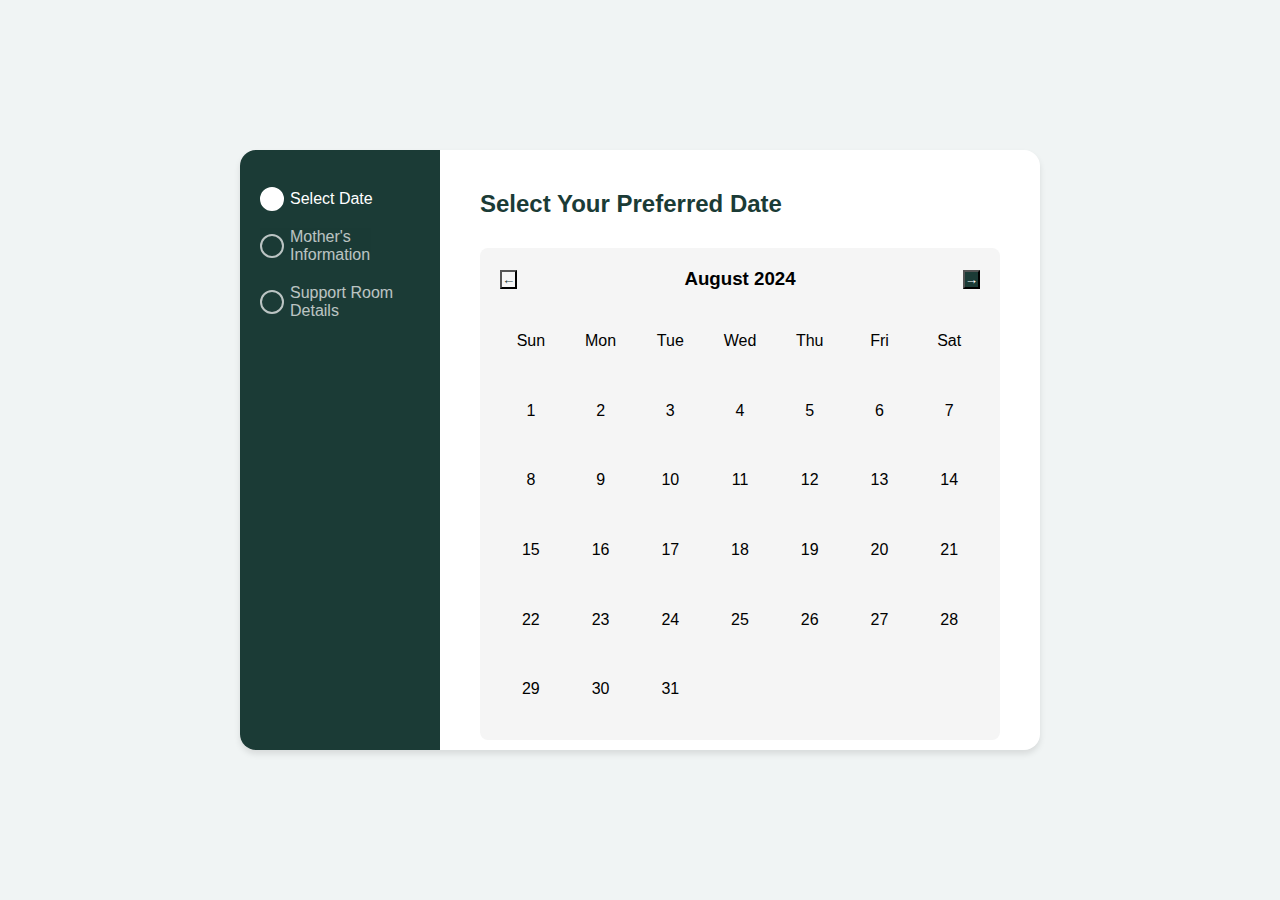
<file: Prototype/index.html>
<!DOCTYPE html>
<html lang="en">
<head>
    <meta charset="UTF-8">
    <meta name="viewport" content="width=device-width, initial-scale=1.0">
    <title>Multi-Step Registration Form</title>
    <link rel="stylesheet" href="style.css">
</head>
<body>
    <div class="form-container">
        <div class="steps-container">
            <div class="sidebar">
                <ul class="progress-steps">
                    <li class="progress-step active">Select Date</li>
                    <li class="progress-step">Mother's Information</li>
                    <li class="progress-step">Support Room Details</li>
                </ul>
            </div>
            <div class="form-content">
                <!-- Step 1: Calendar -->
                <div class="step-form active" id="step1">
                    <h2 class="form-title">Select Your Preferred Date</h2>
                    <div class="calendar">
                        <div class="calendar-header">
                            <button class="btn-prev">←</button>
                            <h3>August 2024</h3>
                            <button class="btn-next">→</button>
                        </div>
                        <div class="calendar-grid">
                            <!-- Calendar days will be inserted by JavaScript -->
                        </div>
                    </div>
                    <div class="form-buttons">
                        <button class="btn btn-next" onclick="nextStep()">Continue</button>
                    </div>
                </div>

                <!-- Step 2: Mother's Information -->
                <div class="step-form" id="step2">
                    <h2 class="form-title">Mother's Information</h2>
                    <div class="form-group">
                        <label class="form-label">Full Name</label>
                        <input type="text" class="form-input" required>
                    </div>
                    <div class="form-group">
                        <label class="form-label">Email Address</label>
                        <input type="email" class="form-input" required>
                    </div>
                    <div class="form-group">
                        <label class="form-label">Phone Number</label>
                        <input type="tel" class="form-input" required>
                    </div>
                    <div class="form-group">
                        <label class="form-label">Address</label>
                        <input type="text" class="form-input" required>
                    </div>
                    <div class="form-buttons">
                        <button class="btn btn-prev" onclick="prevStep()">Previous</button>
                        <button class="btn btn-next" onclick="nextStep()">Continue</button>
                    </div>
                </div>

                <!-- Step 3: Support Room Information -->
                <div class="step-form" id="step3">
                    <h2 class="form-title">Support Room Information</h2>
                    <div class="form-group">
                        <label class="form-label">Room Type</label>
                        <select class="form-input">
                            <option>Private Room</option>
                            <option>Shared Room</option>
                            <option>Family Suite</option>
                        </select>
                    </div>
                    <div class="form-group">
                        <label class="form-label">Length of Stay</label>
                        <input type="number" class="form-input" min="1" required>
                    </div>
                    <div class="form-group">
                        <label class="form-label">Special Requirements</label>
                        <textarea class="form-input" rows="4"></textarea>
                    </div>
                    <div class="form-buttons">
                        <button class="btn btn-prev" onclick="prevStep()">Previous</button>
                        <button class="btn btn-next" onclick="submitForm()">Submit</button>
                    </div>
                </div>
            </div>
        </div>
    </div>

  <script src="index.js"></script>
</body>
</html>
</file>
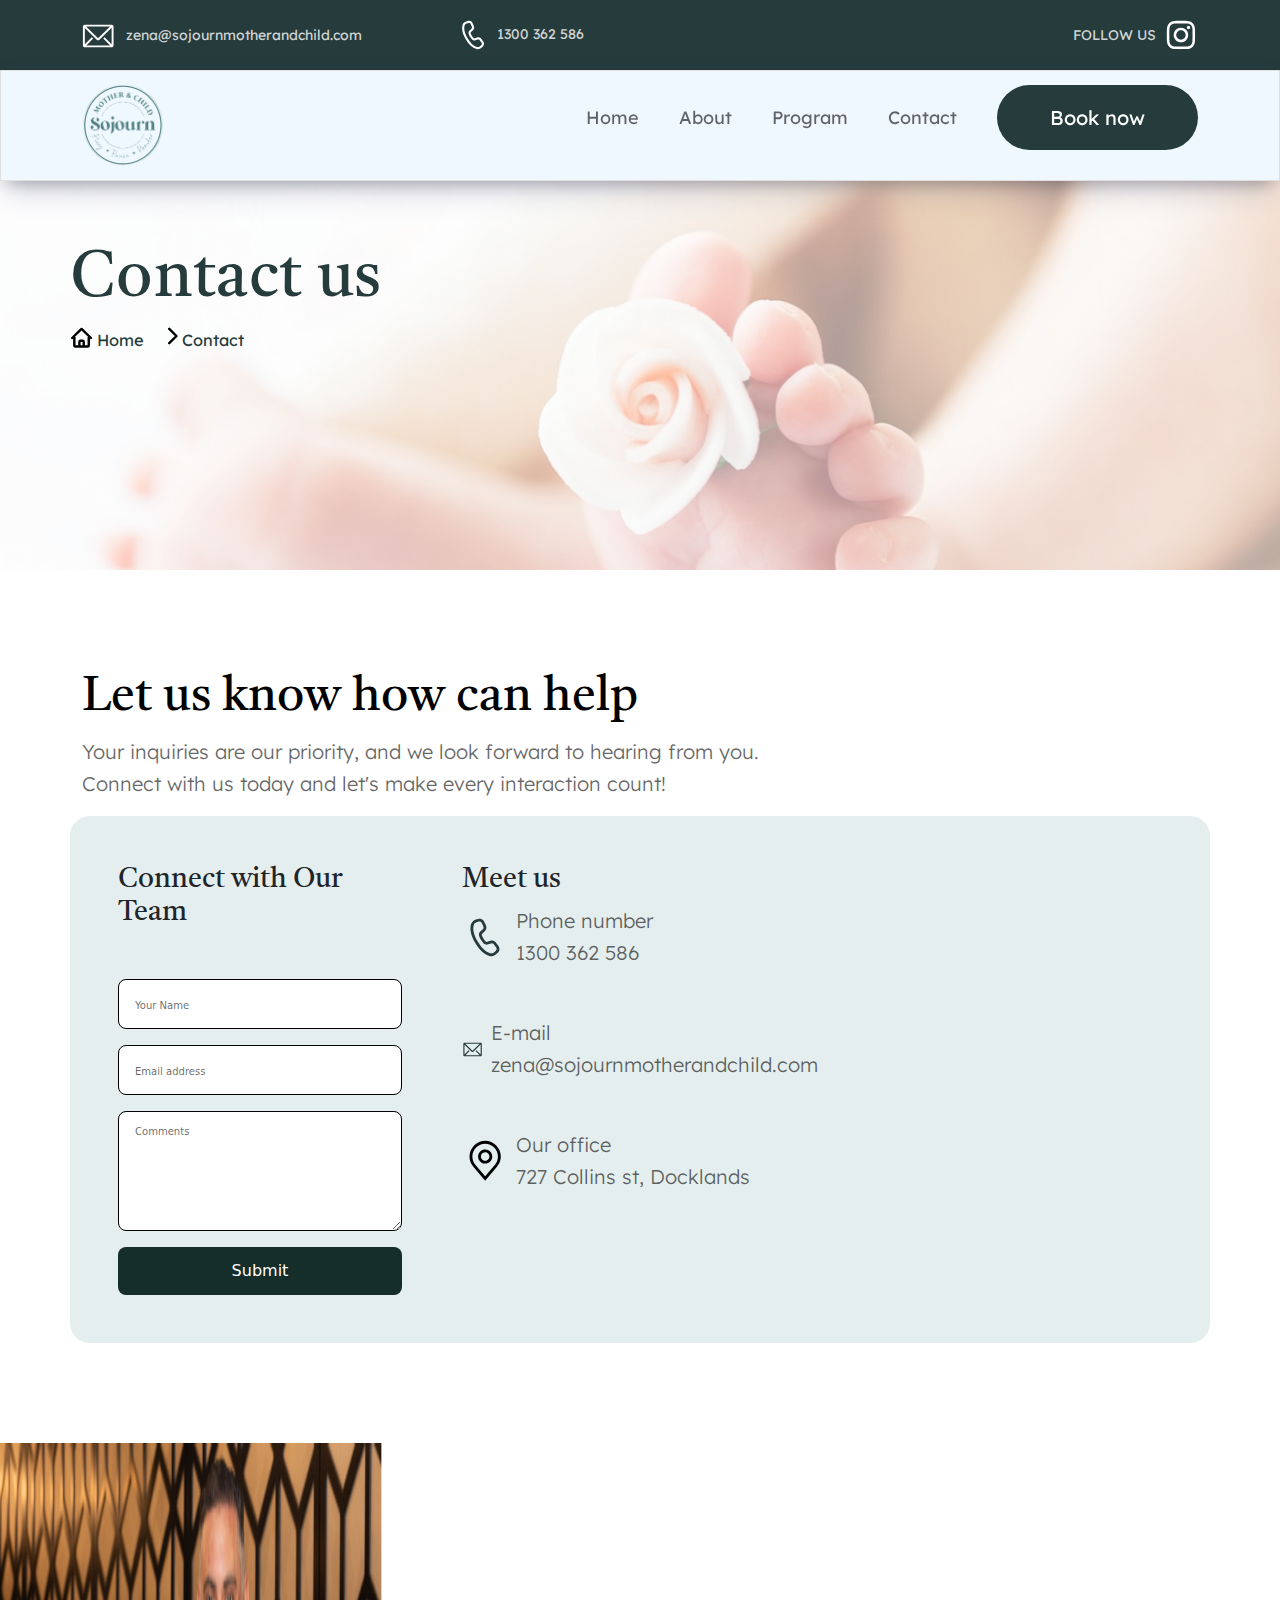
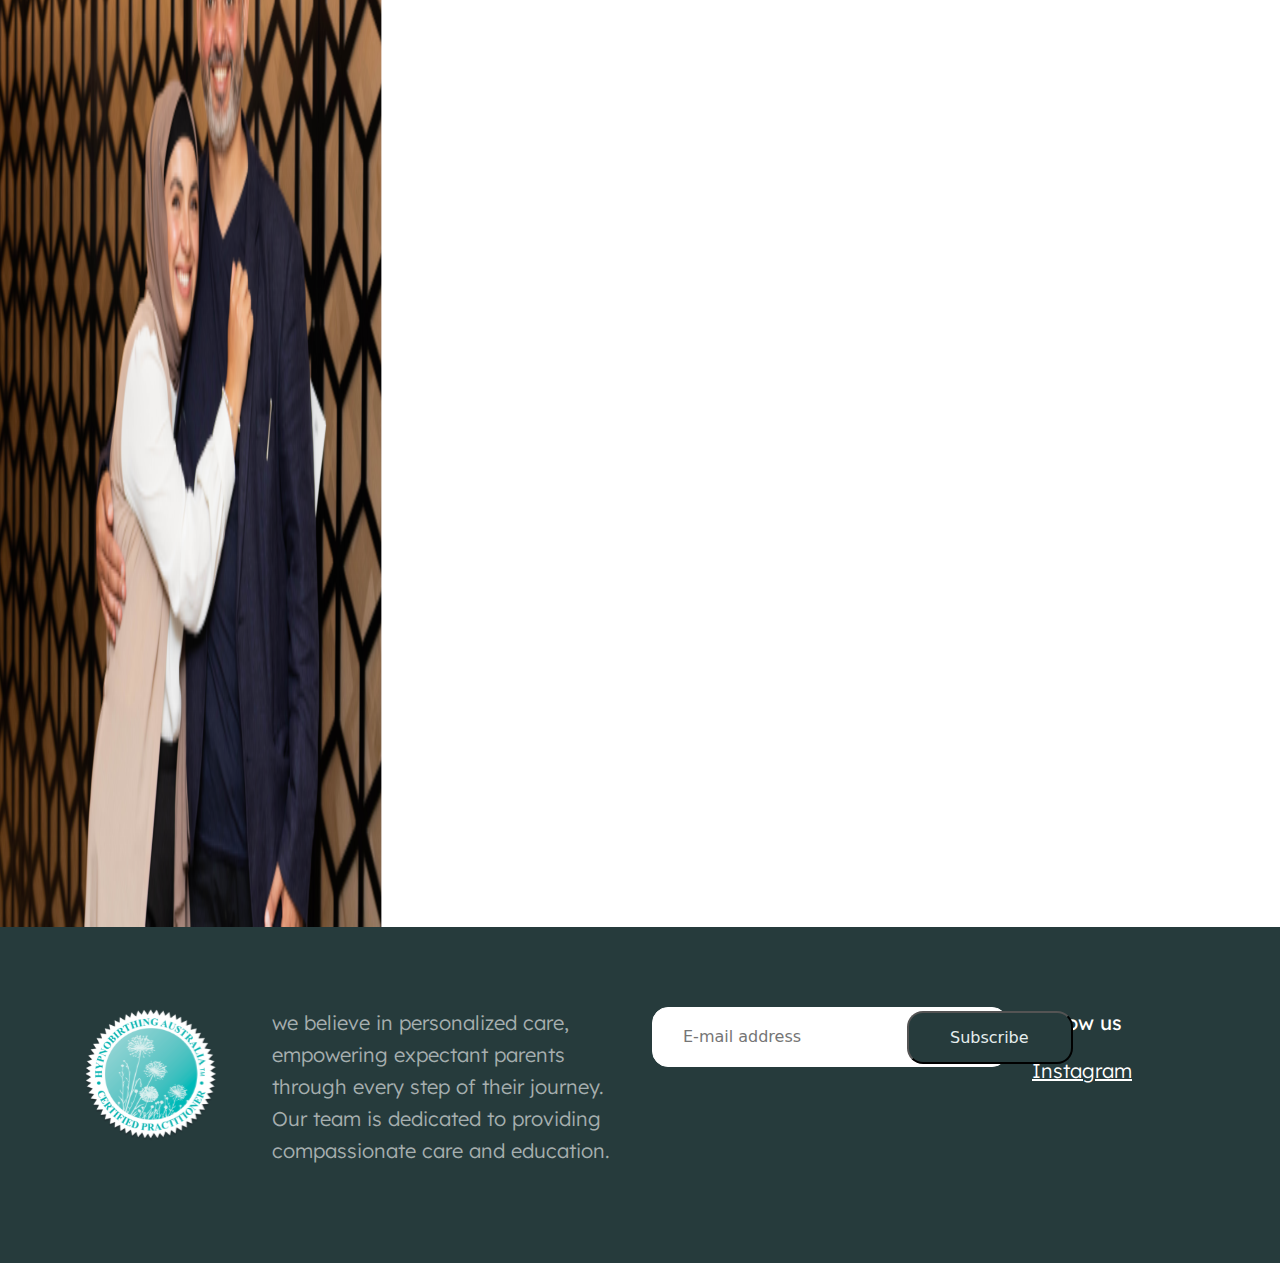
<file: contact.html>
<!DOCTYPE html>
<html lang="en">

<head>
    <meta charset="UTF-8">
    <meta name="viewport" content="width=device-width, initial-scale=1.0">
    <title>Contact Page</title>
    <link rel="stylesheet" href="assets/CSS/bootstrap.min.css">
    <link rel="stylesheet" href="assets/CSS/contact.css">
    <link rel="stylesheet" href="assets/CSS/common.css">
    <!--google font  -->
    <link rel="preconnect" href="https://fonts.googleapis.com">
    <link rel="preconnect" href="https://fonts.gstatic.com" crossorigin>
    <link href="https://fonts.googleapis.com/css2?family=Castoro:ital@0;1&family=Lexend:wght@100..900&display=swap"
        rel="stylesheet">
</head>

<body>
    <header>
        <!-- tor bar start  -->
        <section class="top-bar-section">
            <div class="container d-flex justify-content-between">
                <!-- left side  -->
                <ul class=" left-side d-flex align-items-center m-0 p-0">
                    <li><a href="#">
                            <svg width="32" height="24" viewBox="0 0 32 24" fill="none"
                                xmlns="http://www.w3.org/2000/svg">
                                <path
                                    d="M29.6257 0.666748H2.82817C2.32052 0.666748 1.83366 0.865755 1.47469 1.21999C1.11573 1.57423 0.914063 2.05467 0.914062 2.55564V21.4445C0.914063 21.9455 1.11573 22.4259 1.47469 22.7802C1.83366 23.1344 2.32052 23.3334 2.82817 23.3334H29.6257C30.1334 23.3334 30.6203 23.1344 30.9792 22.7802C31.3382 22.4259 31.5399 21.9455 31.5399 21.4445V2.55564C31.5399 2.05467 31.3382 1.57423 30.9792 1.21999C30.6203 0.865755 30.1334 0.666748 29.6257 0.666748ZM28.1519 21.4445H4.41689L11.1163 14.6067L9.73812 13.294L2.82817 20.349V3.99119L14.7244 15.674C15.083 16.0258 15.5681 16.2232 16.0738 16.2232C16.5795 16.2232 17.0646 16.0258 17.4233 15.674L29.6257 3.69841V20.2262L22.5818 13.2751L21.2324 14.6067L28.1519 21.4445ZM4.08192 2.55564H28.0753L16.0738 14.3329L4.08192 2.55564Z"
                                    fill="white" />
                            </svg>
                            <span class="ms-2">zena@sojournmotherandchild.com</span>
                        </a></li>
                    <li><a href="#">
                            <svg width="23" height="30" viewBox="0 0 23 30" fill="none"
                                xmlns="http://www.w3.org/2000/svg">
                                <path
                                    d="M4.11934 1.4256L5.79278 0.928347C6.7095 0.655248 7.69548 0.72099 8.56674 1.11331C9.438 1.50562 10.135 2.19771 10.5277 3.06043L11.8212 5.90226C12.1588 6.64432 12.2528 7.47218 12.0901 8.26971C11.9273 9.06723 11.5158 9.7944 10.9135 10.3492L8.76969 12.3226C8.70707 12.3803 8.66739 12.4581 8.65784 12.5422C8.59475 13.1046 8.98048 14.1997 9.87098 15.7226C10.5163 16.829 11.1028 17.6068 11.6003 18.0417C11.9488 18.3463 12.1395 18.4114 12.2212 18.3888L15.1035 17.5175C15.8906 17.2797 16.7334 17.2911 17.5136 17.5502C18.2938 17.8094 18.9724 18.3032 19.4542 18.9625L21.2897 21.4785C21.8484 22.2435 22.1073 23.1828 22.0181 24.122C21.929 25.0612 21.4979 25.9366 20.805 26.5856L19.533 27.7756C18.8587 28.4065 18.0306 28.854 17.1292 29.0747C16.2278 29.2954 15.2839 29.2818 14.3894 29.035C10.4403 27.9456 6.8998 24.6533 3.72786 19.226C0.553061 13.7917 -0.562565 9.11102 0.467023 5.1826C0.698143 4.29907 1.15574 3.48926 1.7957 2.83121C2.43566 2.17317 3.23498 1.68907 4.11934 1.4256ZM4.74168 3.46135C4.21095 3.61903 3.73028 3.90912 3.346 4.30365C2.96173 4.69818 2.6868 5.18385 2.54771 5.71385C1.68446 9.01752 2.67246 13.1669 5.59202 18.1635C8.50871 23.153 11.6477 26.0728 14.9702 26.9893C15.5069 27.1372 16.0732 27.1453 16.614 27.0127C17.1548 26.8801 17.6516 26.6115 18.0561 26.2329L19.3266 25.0429C19.6418 24.7479 19.8379 24.3499 19.8785 23.9229C19.9191 23.4958 19.8015 23.0687 19.5474 22.7209L17.7119 20.2063C17.4929 19.9063 17.1843 19.6816 16.8293 19.5637C16.4744 19.4458 16.091 19.4407 15.733 19.549L12.8436 20.4231C11.1658 20.9161 9.64441 19.583 8.00969 16.7851C6.90553 14.9009 6.39217 13.4418 6.52123 12.307C6.58719 11.7177 6.86538 11.1737 7.30274 10.7685L9.44652 8.7951C9.7202 8.54278 9.90705 8.21215 9.98086 7.84959C10.0547 7.48703 10.0117 7.11074 9.85807 6.77351L8.56607 3.93168C8.38754 3.53953 8.07068 3.22495 7.67462 3.04665C7.27857 2.86835 6.83038 2.8385 6.41368 2.96268L4.74168 3.46135Z"
                                    fill="white" />
                            </svg>
                            <span class="ms-2">1300 362 586</span>
                        </a></li>
                </ul>
                <!-- right side   -->
                <ul class="m-0 p-0">
                    <li><a href="#" class="d-flex align-items-center">
                            <span class="me-2">FOLLOW US</span>
                            <svg width="34" height="34" viewBox="0 0 34 34" fill="none"
                                xmlns="http://www.w3.org/2000/svg">
                                <path fill-rule="evenodd" clip-rule="evenodd"
                                    d="M16.9486 2.83325C13.1125 2.83325 12.6323 2.85025 11.1253 2.91825C9.62252 2.98767 8.59572 3.22709 7.69744 3.577C6.75465 3.93237 5.90054 4.4898 5.19469 5.21042C4.47629 5.91843 3.92054 6.77513 3.56621 7.72075C3.21735 8.62175 2.97866 9.65167 2.90945 11.159C2.84024 12.6706 2.82471 13.1523 2.82471 16.9999C2.82471 20.8476 2.84024 21.3293 2.90945 22.8408C2.97866 24.3482 3.21735 25.3781 3.56621 26.2791C3.92058 27.2247 4.47633 28.0814 5.19469 28.7894C5.90059 29.51 6.7547 30.0674 7.69744 30.4228C8.59572 30.7728 9.62252 31.0122 11.1253 31.0816C12.6323 31.1496 13.1125 31.1666 16.9486 31.1666C20.7846 31.1666 21.2648 31.1496 22.7718 31.0816C24.2746 31.0122 25.3014 30.7728 26.1997 30.4228C27.1425 30.0674 27.9966 29.51 28.7025 28.7894C29.4209 28.0814 29.9766 27.2247 30.3309 26.2791C30.6798 25.3781 30.9185 24.3482 30.9877 22.8408C31.0555 21.3293 31.0724 20.8476 31.0724 16.9999C31.0724 13.1523 31.0555 12.6706 30.9877 11.159C30.9185 9.65167 30.6798 8.62175 30.3309 7.72075C29.9766 6.77513 29.4209 5.91843 28.7025 5.21042C27.9966 4.4898 27.1425 3.93237 26.1997 3.577C25.3014 3.22709 24.2746 2.98767 22.7718 2.91825C21.2648 2.85025 20.7846 2.83325 16.9486 2.83325ZM16.9486 5.38609C20.7196 5.38609 21.166 5.40025 22.6546 5.46825C24.0331 5.532 24.7803 5.7615 25.2788 5.95559C25.937 6.21342 26.4087 6.52084 26.9031 7.01525C27.3974 7.51109 27.7025 7.98425 27.9595 8.64442C28.1516 9.1445 28.3833 9.89392 28.4454 11.2752C28.5132 12.7698 28.5273 13.216 28.5273 16.9999C28.5273 20.7824 28.5132 21.2301 28.4454 22.7233C28.3818 24.1059 28.1516 24.8553 27.9595 25.3554C27.7331 25.9708 27.3721 26.5275 26.9031 26.9846C26.4087 27.4804 25.937 27.7864 25.2788 28.0443C24.7803 28.2369 24.0331 28.4693 22.656 28.5316C21.1674 28.5996 20.7211 28.6138 16.9486 28.6138C13.1775 28.6138 12.7298 28.5996 11.2425 28.5316C9.86404 28.4678 9.11689 28.2369 8.61832 28.0443C8.00476 27.8172 7.44973 27.4551 6.99407 26.9846C6.52496 26.5275 6.16396 25.9708 5.93761 25.3554C5.74411 24.8553 5.51389 24.1059 5.45175 22.7247C5.38395 21.2301 5.36983 20.7838 5.36983 16.9999C5.36983 13.2174 5.38395 12.7698 5.45175 11.2766C5.5153 9.89392 5.74411 9.1445 5.93761 8.64442C6.19466 7.98425 6.50115 7.51109 6.99407 7.01525C7.48841 6.51942 7.96015 6.21342 8.61832 5.95559C9.11689 5.7615 9.86404 5.53059 11.2411 5.46825C12.7312 5.40025 13.1761 5.38609 16.9486 5.38609ZM16.9486 21.7217C15.7001 21.7217 14.5027 21.2242 13.6199 20.3387C12.7371 19.4532 12.2411 18.2522 12.2411 16.9999C12.2411 15.7476 12.7371 14.5466 13.6199 13.6611C14.5027 12.7756 15.7001 12.2782 16.9486 12.2782C18.1971 12.2782 19.3944 12.7756 20.2773 13.6611C21.1601 14.5466 21.6561 15.7476 21.6561 16.9999C21.6561 18.2522 21.1601 19.4532 20.2773 20.3387C19.3944 21.2242 18.1971 21.7217 16.9486 21.7217ZM16.9486 9.72534C15.9961 9.72534 15.053 9.9135 14.1731 10.2791C13.2932 10.6447 12.4937 11.1805 11.8202 11.856C11.1467 12.5315 10.6125 13.3335 10.248 14.2161C9.88356 15.0986 9.69597 16.0446 9.69597 16.9999C9.69597 17.9552 9.88356 18.9012 10.248 19.7838C10.6125 20.6664 11.1467 21.4683 11.8202 22.1438C12.4937 22.8193 13.2932 23.3552 14.1731 23.7208C15.053 24.0863 15.9961 24.2745 16.9486 24.2745C18.8721 24.2745 20.7168 23.5081 22.0769 22.1438C23.4371 20.7796 24.2012 18.9293 24.2012 16.9999C24.2012 15.0706 23.4371 13.2203 22.0769 11.856C20.7168 10.4918 18.8721 9.72534 16.9486 9.72534ZM26.1828 9.43775C26.1828 9.661 26.1389 9.88206 26.0537 10.0883C25.9686 10.2946 25.8437 10.482 25.6863 10.6398C25.529 10.7977 25.3421 10.9229 25.1365 11.0083C24.9309 11.0938 24.7105 11.1378 24.4879 11.1378C24.2653 11.1378 24.0449 11.0938 23.8393 11.0083C23.6337 10.9229 23.4468 10.7977 23.2894 10.6398C23.1321 10.482 23.0072 10.2946 22.922 10.0883C22.8369 9.88206 22.793 9.661 22.793 9.43775C22.793 8.98688 22.9716 8.55448 23.2894 8.23567C23.6073 7.91686 24.0384 7.73775 24.4879 7.73775C24.9374 7.73775 25.3685 7.91686 25.6863 8.23567C26.0042 8.55448 26.1828 8.98688 26.1828 9.43775Z"
                                    fill="white" />
                            </svg>
                        </a></li>
                </ul>
            </div>
        </section>

        <!-- navbar section start  -->
        <section class="navbar-section" id="header">
            <div class="container">
                <div class="content d-flex justify-content-between align-items-center">
                    <!-- left side  -->
                    <img src="assets/media/images/logo/logo.png" alt="main-logo" loading="lazy" decoding="async">
                    <!-- right side  -->
                    <div class="d-lg-block d-none">
                        <ul class="d-flex">
                            <li><a href="/index.html">Home</a></li>
                            <li><a href="/about.html">About</a></li>
                            <li><a href="/program.html">Program</a></li>
                            <li><a href="/contact.html">Contact</a></li>
                            <li><a class="book-btn books-btn" href="program.html">Book now</a></li>
                        </ul>
                    </div>
                    <div class="d-block d-lg-none">
                        <button class="btn" type="button" data-bs-toggle="offcanvas" data-bs-target="#mobileMenuBox"
                            aria-controls="mobileMenuBox">
                            <svg xmlns="http://www.w3.org/2000/svg" width="50" height="50" fill="currentColor"
                                class="bi bi-list" viewBox="0 0 16 16">
                                <path fill-rule="evenodd"
                                    d="M2.5 12a.5.5 0 0 1 .5-.5h10a.5.5 0 0 1 0 1H3a.5.5 0 0 1-.5-.5m0-4a.5.5 0 0 1 .5-.5h10a.5.5 0 0 1 0 1H3a.5.5 0 0 1-.5-.5m0-4a.5.5 0 0 1 .5-.5h10a.5.5 0 0 1 0 1H3a.5.5 0 0 1-.5-.5" />
                            </svg>
                        </button>
                    </div>
                </div>
            </div>

            <div class="offcanvas offcanvas-end " tabindex="-1" id="mobileMenuBox" aria-labelledby="mobileMenuBoxLabel">
                <div class="offcanvas-header">
                    <button type="button" class="btn-close" data-bs-dismiss="offcanvas" aria-label="Close"></button>
                </div>
                <div class="offcanvas-body">
                    <div class="">
                        <ul class="m-0 p-0">
                            <li><a href="/bootstrab-sujourn/index.html">Home</a></li>
                            <li><a href="/bootstrab-sujourn/about.html">About</a></li>
                            <li><a href="/bootstrab-sujourn/program.html">Program</a></li>
                            <li><a href="/bootstrab-sujourn/contact.html">Contact</a></li>
                            <li><a class="book-btn books-btn" href="#">Book now</a></li>
                        </ul>
                    </div>
                </div>
            </div>
        </section>
    </header>
    <main>
        <!-- about container section -->
        <section class="Contact-container-section">
            <div class="banner-img">
                <div class="container Contact-text-content">
                    <h2>Contact us</h2>
                    <div class="d-flex align-items-center ">
                        <div class="d-flex">
                            <svg width="23" height="21" viewBox="0 0 23 21" fill="none"
                                xmlns="http://www.w3.org/2000/svg">
                                <path
                                    d="M2.16455 10.9999L10.7779 2.51132C11.2012 2.09518 11.8861 2.09518 12.3084 2.51132L20.9228 10.9999M4.32896 8.8671V18.4648C4.32896 19.0534 4.81379 19.5312 5.41117 19.5312H9.37925V14.9101C9.37925 14.3214 9.86408 13.8437 10.4615 13.8437H12.6259C13.2232 13.8437 13.7081 14.3214 13.7081 14.9101V19.5312H17.6762C18.2735 19.5312 18.7584 19.0534 18.7584 18.4648V8.8671M7.93631 19.5312H15.8725"
                                    stroke="black" stroke-width="2.4375" stroke-linecap="round"
                                    stroke-linejoin="round" />
                            </svg>
                            <p class="ms-1">Home</p>
                        </div>
                        <div class="d-flex ms-4">
                            <svg width="10" height="18" viewBox="0 0 10 18" fill="none"
                                xmlns="http://www.w3.org/2000/svg">
                                <path d="M1.23145 1.89062L8.44614 9L1.23145 16.1094" stroke="black"
                                    stroke-width="2.4375" stroke-linecap="round" stroke-linejoin="round" />
                            </svg>
                            <p class="ms-1">Contact</p>
                        </div>
                    </div>
                </div>
            </div>
        </section>
        <!-- contact section  -->
        <section class="contact-section">
            <div class="container">
                <h2>Let us know how can help</h2>
                <p>Your inquiries are our priority, and we look forward to hearing from you. <br>
                    Connect with us today and let's make every interaction count!</p>
                <div class="row form-conteiner">
                    <div class="col-12 col-md-4 p-5">
                        <h3 class="mb-5">Connect with Our Team</h3>
                        <form>
                            <div class="mb-3">
                                <input type="text" class="form-control" placeholder="Your Name" required>
                            </div>
                            <div class="mb-3">
                                <input type="email" class="form-control" placeholder="Email address" required>
                            </div>
                            <div class="mb-3">
                                <textarea class="form-control" placeholder="Comments" required></textarea>
                            </div>
                            <button type="submit" class="submit-btn">Submit</button>
                        </form>
                    </div>
                    <div class="col-12 col-md-4 py-5">
                        <h3>Meet us</h3>
                        <div class="contact-container d-flex align-items-center">
                            <svg xmlns="http://www.w3.org/2000/svg" width="46" height="45" viewBox="0 0 46 45" fill="none">
                                <path d="M13.7875 4.53794L15.9987 3.88231C17.2101 3.52223 18.5129 3.60891 19.6642 4.12618C20.8154 4.64345 21.7364 5.55598 22.2553 6.69348L23.9644 10.4405C24.4106 11.4189 24.5348 12.5104 24.3197 13.5619C24.1046 14.6135 23.561 15.5723 22.765 16.3037L19.9323 18.9057C19.8496 18.9817 19.7971 19.0844 19.7845 19.1952C19.7012 19.9368 20.2109 21.3807 21.3875 23.3886C22.2402 24.8474 23.0151 25.8729 23.6726 26.4464C24.1331 26.848 24.3851 26.9339 24.4931 26.904L28.3016 25.7552C29.3417 25.4416 30.4552 25.4567 31.4861 25.7984C32.5171 26.14 33.4137 26.7912 34.0504 27.6605L36.4757 30.9778C37.214 31.9864 37.5561 33.2249 37.4383 34.4633C37.3205 35.7017 36.7509 36.8558 35.8353 37.7116L34.1546 39.2806C33.2636 40.1124 32.1693 40.7025 30.9782 40.9935C29.7871 41.2845 28.5399 41.2665 27.358 40.9411C22.1397 39.5047 17.4615 35.1638 13.2703 28.0079C9.07519 20.8427 7.60105 14.6712 8.96151 9.49157C9.2669 8.32663 9.87155 7.25889 10.7172 6.39125C11.5628 5.52361 12.619 4.88533 13.7875 4.53794ZM14.6099 7.22209C13.9086 7.43 13.2734 7.81248 12.7657 8.33267C12.2579 8.85286 11.8946 9.49322 11.7108 10.192C10.5702 14.5479 11.8757 20.019 15.7335 26.607C19.5875 33.1857 23.7352 37.0354 28.1254 38.2439C28.8346 38.4389 29.5829 38.4495 30.2975 38.2747C31.012 38.0999 31.6685 37.7457 32.203 37.2465L33.8817 35.6774C34.2982 35.2885 34.5574 34.7638 34.611 34.2008C34.6647 33.6377 34.5093 33.0746 34.1735 32.616L31.7482 29.3005C31.4588 28.9049 31.051 28.6086 30.582 28.4531C30.113 28.2977 29.6065 28.2909 29.1334 28.4338L25.3154 29.5863C23.0985 30.2363 21.0881 28.4786 18.9281 24.7895C17.4691 22.3053 16.7908 20.3813 16.9613 18.8852C17.0485 18.1081 17.416 17.3909 17.994 16.8566L20.8267 14.2547C21.1883 13.922 21.4352 13.4861 21.5327 13.008C21.6302 12.53 21.5735 12.0338 21.3705 11.5892L19.6633 7.84223C19.4274 7.32517 19.0087 6.9104 18.4853 6.67531C17.962 6.44021 17.3698 6.40086 16.8192 6.56459L14.6099 7.22209Z" fill="#263B3C"/>
                              </svg>
                            <div class="ms-2">
                                <p class="m-0 p-0 phone">Phone number</p>
                                <p class="m-0 p-0 phone-number">1300 362 586</p>
                            </div>
                        </div>
                        <div class="contact-container d-flex align-items-center my-5">
                            <svg xmlns="http://www.w3.org/2000/svg" width="46" height="45" viewBox="0 0 46 45" fill="none">
                                <g clip-path="url(#clip0_1_966)">
                                  <path d="M40.8381 7.49304H5.46876C4.79873 7.49304 4.15613 7.75543 3.68234 8.2225C3.20855 8.68956 2.94238 9.32303 2.94238 9.98355V34.8887C2.94238 35.5492 3.20855 36.1827 3.68234 36.6497C4.15613 37.1168 4.79873 37.3792 5.46876 37.3792H40.8381C41.5082 37.3792 42.1507 37.1168 42.6245 36.6497C43.0983 36.1827 43.3645 35.5492 43.3645 34.8887V9.98355C43.3645 9.32303 43.0983 8.68956 42.6245 8.2225C42.1507 7.75543 41.5082 7.49304 40.8381 7.49304ZM38.8928 34.8887H7.56566L16.408 25.873L14.589 24.1421L5.46876 33.4442V11.8763L21.1702 27.2802C21.6436 27.744 22.2839 28.0044 22.9513 28.0044C23.6188 28.0044 24.2591 27.744 24.7324 27.2802L40.8381 11.4903V33.2823L31.541 24.1172L29.7599 25.873L38.8928 34.8887ZM7.12354 9.98355H38.7917L22.9513 25.5119L7.12354 9.98355Z" fill="#263B3C"/>
                                </g>
                                <defs>
                                  <clipPath id="clip0_1_966">
                                    <rect width="45.4749" height="44.8292" fill="white" transform="translate(0.416016 0.0214844)"/>
                                  </clipPath>
                                </defs>
                              </svg>
                            <div class="ms-2">
                                <p class="m-0 p-0 phone">E-mail</p>
                                <p class="m-0 p-0 phone-number">zena@sojournmotherandchild.com</p>
                            </div>
                        </div>
                        <div class="contact-container d-flex align-items-center">
                            <svg xmlns="http://www.w3.org/2000/svg" width="46" height="46" viewBox="0 0 46 46" fill="none">
                                <path d="M23.1535 25.6007C21.7482 25.6007 20.3745 25.1839 19.206 24.4032C18.0375 23.6224 17.1268 22.5127 16.589 21.2144C16.0512 19.916 15.9105 18.4873 16.1846 17.109C16.4588 15.7307 17.1355 14.4646 18.1292 13.4709C19.123 12.4772 20.389 11.8005 21.7673 11.5263C23.1457 11.2521 24.5743 11.3928 25.8727 11.9306C27.171 12.4684 28.2808 13.3792 29.0615 14.5476C29.8423 15.7161 30.259 17.0899 30.259 18.4952C30.2567 20.379 29.5074 22.185 28.1754 23.517C26.8433 24.8491 25.0373 25.5984 23.1535 25.6007ZM23.1535 14.232C22.3104 14.232 21.4861 14.482 20.785 14.9504C20.0839 15.4189 19.5375 16.0847 19.2148 16.8637C18.8921 17.6428 18.8077 18.5 18.9722 19.3269C19.1367 20.1539 19.5427 20.9136 20.139 21.5098C20.7352 22.106 21.4948 22.5121 22.3218 22.6766C23.1488 22.8411 24.006 22.7566 24.785 22.434C25.564 22.1113 26.2299 21.5649 26.6983 20.8638C27.1668 20.1627 27.4168 19.3384 27.4168 18.4952C27.4157 17.3649 26.9662 16.2812 26.1669 15.4819C25.3676 14.6826 24.2839 14.2331 23.1535 14.232Z" fill="black"/>
                                <path d="M23.1535 42.6537L11.1652 28.5153C10.9986 28.303 10.8337 28.0893 10.6706 27.8743C8.62282 25.1768 7.51654 21.8819 7.5215 18.4951C7.5215 14.3493 9.16844 10.3732 12.1 7.44166C15.0316 4.5101 19.0076 2.86316 23.1535 2.86316C27.2993 2.86316 31.2754 4.5101 34.207 7.44166C37.1385 10.3732 38.7855 14.3493 38.7855 18.4951C38.7904 21.8804 37.6847 25.1738 35.6378 27.8701L35.6363 27.8743C35.6363 27.8743 35.21 28.4343 35.1461 28.5096L23.1535 42.6537ZM12.9401 26.1619C12.9401 26.1619 13.2712 26.5996 13.3465 26.6934L23.1535 38.2597L32.9732 26.6778C33.0357 26.5996 33.3683 26.1591 33.3697 26.1577C35.0425 23.9537 35.9466 21.2621 35.9433 18.4951C35.9433 15.1031 34.5958 11.8499 32.1972 9.45139C29.7987 7.05283 26.5456 5.70534 23.1535 5.70534C19.7614 5.70534 16.5083 7.05283 14.1097 9.45139C11.7112 11.8499 10.3637 15.1031 10.3637 18.4951C10.3607 21.2638 11.2658 23.957 12.9401 26.1619Z" fill="black"/>
                              </svg>
                            <div class="ms-2">
                                <p class="m-0 p-0 phone">Our office</p>
                                <p class="m-0 p-0 phone-number"> 727 Collins st, Docklands</p>
                            </div>
                        </div>
                    </div>
                    <div class="col-12 col-md-4">
                        <iframe 
                        src="https://www.google.com/maps/embed?pb=!1m18!1m12!1m3!1d3153.8354345094974!2d144.96305881591754!3d-37.816279742442716!2m3!1f0!2f0!3f0!3m2!1i1024!2i768!4f13.1!3m3!1m2!1s0x6ad642af0f11fd81%3A0xf5775e2e74c59db0!2sFederation%20Square!5e0!3m2!1sen!2sau!4v1670070207104!5m2!1sen!2sau" 
                        width="425" 
                        height="500" 
                        style="border:0; border-radius: 20px;" 
                        allowfullscreen="" 
                        loading="lazy" 
                        referrerpolicy="no-referrer-when-downgrade">
                    </iframe>
                    </div>
                </div>
            </div>
        </section>
    </main>
    <footer>
        <!-- carosol section  -->
        <section class="marque-section ">
            <div class="d-none d-lg-flex flex-nowrap align-items-stretch">
                <img src="assets/media/images/footer-img/image.png" alt="carrosol-img" loading="lazy" decoding="async">
                <img src="assets/media/images/footer-img/image 6.png" alt="carrosol-img" loading="lazy"
                    decoding="async">
                <img src="assets/media/images/footer-img/image 7.png" alt="carrosol-img" loading="lazy"
                    decoding="async">
                <img src="assets/media/images/footer-img/image 8.png" alt="carrosol-img" loading="lazy"
                    decoding="async">
                <img src="assets/media/images/footer-img/image 10.png" alt="carrosol-img" loading="lazy"
                    decoding="async">
            </div>
            <div class="d-flex d-block d-lg-none">
                <img src="assets/media/images/footer-img/image.png" alt="carrosol-img" loading="lazy" decoding="async">
                <img src="assets/media/images/footer-img/image 6.png" alt="carrosol-img" loading="lazy"
                    decoding="async">
            </div>
        </section>
        <!-- main footer section  -->
        <section class="main-footer-section">
            <div class="container">
                <div class="row  text-lg-start text-center">
                    <div class="col-lg-2">
                        <svg width="137" height="135" viewBox="0 0 137 135" fill="none"
                            xmlns="http://www.w3.org/2000/svg" xmlns:xlink="http://www.w3.org/1999/xlink">
                            <rect width="136.717" height="134.98" fill="url(#pattern0_1419_294)" />
                            <rect width="136.717" height="134.98" fill="url(#pattern1_1419_294)" />
                            <defs>
                                <pattern id="pattern0_1419_294" patternContentUnits="objectBoundingBox" width="1"
                                    height="1">
                                    <use xlink:href="#image0_1419_294"
                                        transform="matrix(0.00257069 0 0 0.00258398 -0.156812 -0.165375)" />
                                </pattern>
                                <pattern id="pattern1_1419_294" patternContentUnits="objectBoundingBox" width="1"
                                    height="1">
                                    <use xlink:href="#image0_1419_294"
                                        transform="matrix(0.00257069 0 0 0.00218041 -0.156812 6.27581)" />
                                </pattern>
                                <image id="image0_1419_294" width="500" height="500"
                                    xlink:href="[data-uri]" />
                            </defs>
                        </svg>

                    </div>
                    <div class="col-lg-4 ">
                        <p class="text-start footer-text">we believe in personalized care, empowering expectant parents
                            through every step of their journey. Our team is dedicated to providing compassionate care
                            and education.</p>
                    </div>
                    <div class="col-lg-4">
                        <form class="">
                            <input type="text" class="footer-input" placeholder="E-mail address">
                            <button class="footer-subscribe-btn">Subscribe</button>
                        </form>
                    </div>
                    <div class="col-lg-2 ">
                        <p class="follow-us">Follow us</p>
                        <a href="#" class="text-decoration-underline instagram-link">Instagram</a>
                    </div>
                </div>
            </div>
        </section>
    </footer>
    <script src="assets/JS/bootstrap.bundle.min.js"></script>
    <script src="assets/JS/commonnavbar.js"></script>
</body>

</html>
</file>
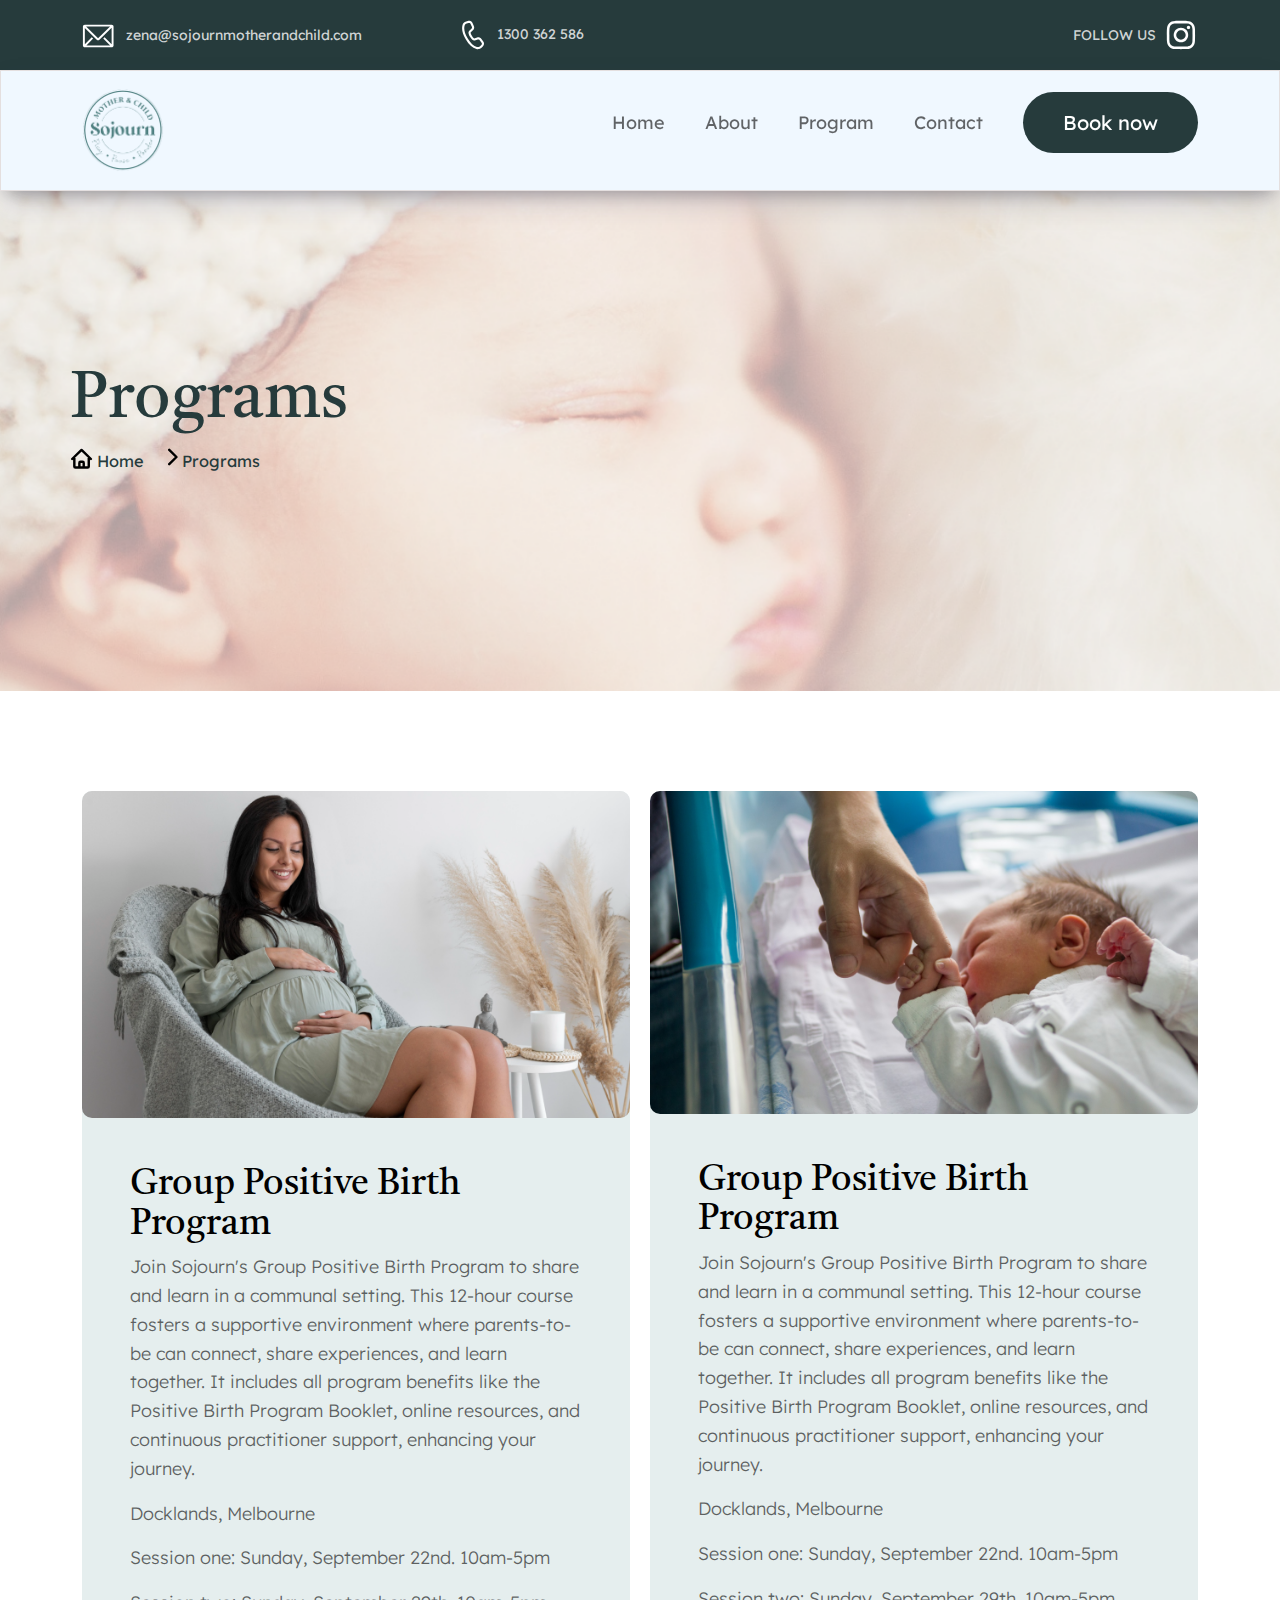
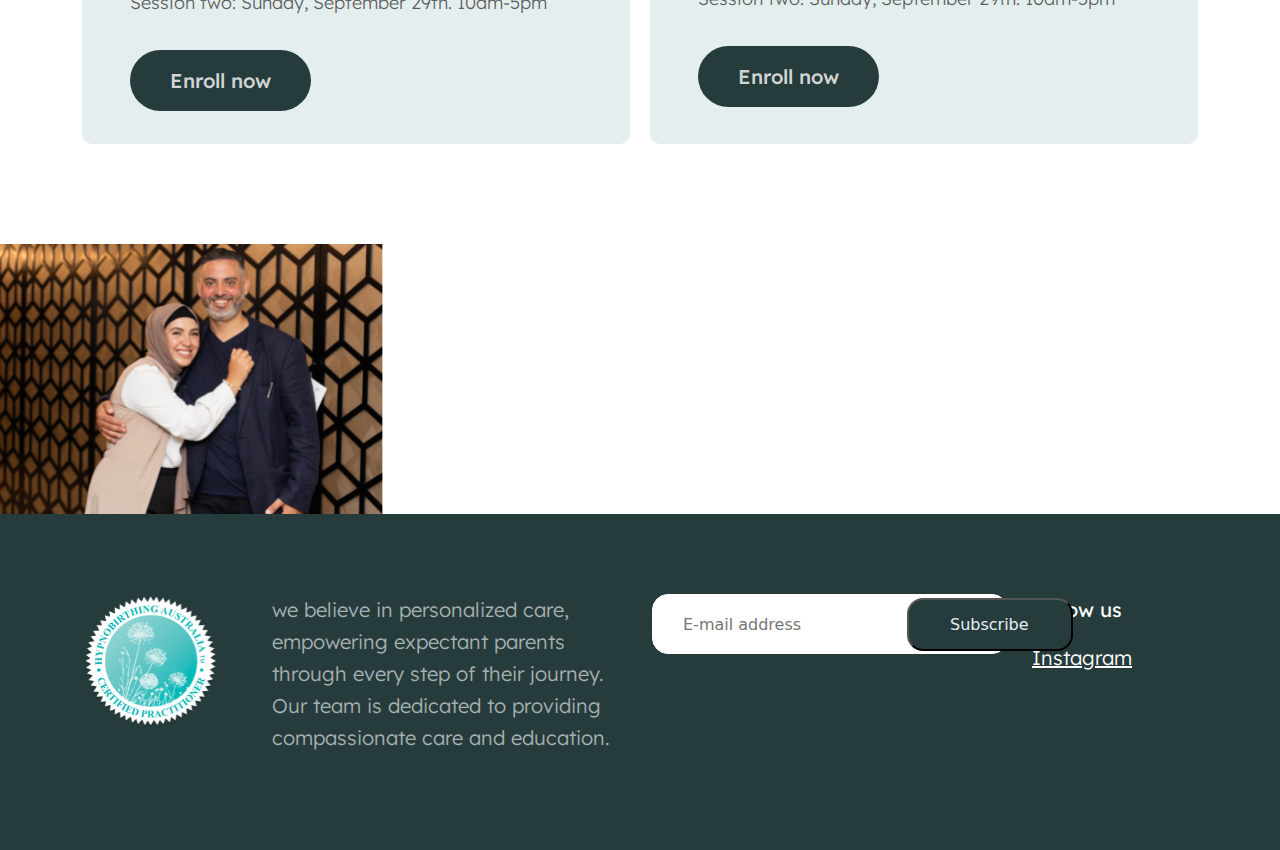
<file: program.html>
<!DOCTYPE html>
<html lang="en">

<head>
    <meta charset="UTF-8">
    <meta name="viewport" content="width=device-width, initial-scale=1.0">
    <title>Program page</title>
    <link rel="stylesheet" href="assets/CSS/bootstrap.min.css">
    <link rel="stylesheet" href="assets/CSS/program.css">
    <link rel="stylesheet" href="assets/CSS/common.css">
    <!--google font  -->
    <link rel="preconnect" href="https://fonts.googleapis.com">
    <link rel="preconnect" href="https://fonts.gstatic.com" crossorigin>
    <link href="https://fonts.googleapis.com/css2?family=Castoro:ital@0;1&family=Lexend:wght@100..900&display=swap"
        rel="stylesheet">
</head>

<body>
    <header>
        <!-- tor bar start  -->
        <section class="top-bar-section d-none d-lg-block">
            <div class="container d-flex justify-content-between">
                <!-- left side  -->
                <ul class=" left-side d-flex align-items-center m-0 p-0">
                    <li><a href="#">
                            <svg width="32" height="24" viewBox="0 0 32 24" fill="none"
                                xmlns="http://www.w3.org/2000/svg">
                                <path
                                    d="M29.6257 0.666748H2.82817C2.32052 0.666748 1.83366 0.865755 1.47469 1.21999C1.11573 1.57423 0.914063 2.05467 0.914062 2.55564V21.4445C0.914063 21.9455 1.11573 22.4259 1.47469 22.7802C1.83366 23.1344 2.32052 23.3334 2.82817 23.3334H29.6257C30.1334 23.3334 30.6203 23.1344 30.9792 22.7802C31.3382 22.4259 31.5399 21.9455 31.5399 21.4445V2.55564C31.5399 2.05467 31.3382 1.57423 30.9792 1.21999C30.6203 0.865755 30.1334 0.666748 29.6257 0.666748ZM28.1519 21.4445H4.41689L11.1163 14.6067L9.73812 13.294L2.82817 20.349V3.99119L14.7244 15.674C15.083 16.0258 15.5681 16.2232 16.0738 16.2232C16.5795 16.2232 17.0646 16.0258 17.4233 15.674L29.6257 3.69841V20.2262L22.5818 13.2751L21.2324 14.6067L28.1519 21.4445ZM4.08192 2.55564H28.0753L16.0738 14.3329L4.08192 2.55564Z"
                                    fill="white" />
                            </svg>
                            <span class="ms-2">zena@sojournmotherandchild.com</span>
                        </a></li>
                    <li><a href="#">
                            <svg width="23" height="30" viewBox="0 0 23 30" fill="none"
                                xmlns="http://www.w3.org/2000/svg">
                                <path
                                    d="M4.11934 1.4256L5.79278 0.928347C6.7095 0.655248 7.69548 0.72099 8.56674 1.11331C9.438 1.50562 10.135 2.19771 10.5277 3.06043L11.8212 5.90226C12.1588 6.64432 12.2528 7.47218 12.0901 8.26971C11.9273 9.06723 11.5158 9.7944 10.9135 10.3492L8.76969 12.3226C8.70707 12.3803 8.66739 12.4581 8.65784 12.5422C8.59475 13.1046 8.98048 14.1997 9.87098 15.7226C10.5163 16.829 11.1028 17.6068 11.6003 18.0417C11.9488 18.3463 12.1395 18.4114 12.2212 18.3888L15.1035 17.5175C15.8906 17.2797 16.7334 17.2911 17.5136 17.5502C18.2938 17.8094 18.9724 18.3032 19.4542 18.9625L21.2897 21.4785C21.8484 22.2435 22.1073 23.1828 22.0181 24.122C21.929 25.0612 21.4979 25.9366 20.805 26.5856L19.533 27.7756C18.8587 28.4065 18.0306 28.854 17.1292 29.0747C16.2278 29.2954 15.2839 29.2818 14.3894 29.035C10.4403 27.9456 6.8998 24.6533 3.72786 19.226C0.553061 13.7917 -0.562565 9.11102 0.467023 5.1826C0.698143 4.29907 1.15574 3.48926 1.7957 2.83121C2.43566 2.17317 3.23498 1.68907 4.11934 1.4256ZM4.74168 3.46135C4.21095 3.61903 3.73028 3.90912 3.346 4.30365C2.96173 4.69818 2.6868 5.18385 2.54771 5.71385C1.68446 9.01752 2.67246 13.1669 5.59202 18.1635C8.50871 23.153 11.6477 26.0728 14.9702 26.9893C15.5069 27.1372 16.0732 27.1453 16.614 27.0127C17.1548 26.8801 17.6516 26.6115 18.0561 26.2329L19.3266 25.0429C19.6418 24.7479 19.8379 24.3499 19.8785 23.9229C19.9191 23.4958 19.8015 23.0687 19.5474 22.7209L17.7119 20.2063C17.4929 19.9063 17.1843 19.6816 16.8293 19.5637C16.4744 19.4458 16.091 19.4407 15.733 19.549L12.8436 20.4231C11.1658 20.9161 9.64441 19.583 8.00969 16.7851C6.90553 14.9009 6.39217 13.4418 6.52123 12.307C6.58719 11.7177 6.86538 11.1737 7.30274 10.7685L9.44652 8.7951C9.7202 8.54278 9.90705 8.21215 9.98086 7.84959C10.0547 7.48703 10.0117 7.11074 9.85807 6.77351L8.56607 3.93168C8.38754 3.53953 8.07068 3.22495 7.67462 3.04665C7.27857 2.86835 6.83038 2.8385 6.41368 2.96268L4.74168 3.46135Z"
                                    fill="white" />
                            </svg>
                            <span class="ms-2">1300 362 586</span>
                        </a></li>
                </ul>
                <!-- right side   -->
                <ul class="m-0 p-0">
                    <li><a href="#" class="d-flex align-items-center">
                            <span class="me-2">FOLLOW US</span>
                            <svg width="34" height="34" viewBox="0 0 34 34" fill="none"
                                xmlns="http://www.w3.org/2000/svg">
                                <path fill-rule="evenodd" clip-rule="evenodd"
                                    d="M16.9486 2.83325C13.1125 2.83325 12.6323 2.85025 11.1253 2.91825C9.62252 2.98767 8.59572 3.22709 7.69744 3.577C6.75465 3.93237 5.90054 4.4898 5.19469 5.21042C4.47629 5.91843 3.92054 6.77513 3.56621 7.72075C3.21735 8.62175 2.97866 9.65167 2.90945 11.159C2.84024 12.6706 2.82471 13.1523 2.82471 16.9999C2.82471 20.8476 2.84024 21.3293 2.90945 22.8408C2.97866 24.3482 3.21735 25.3781 3.56621 26.2791C3.92058 27.2247 4.47633 28.0814 5.19469 28.7894C5.90059 29.51 6.7547 30.0674 7.69744 30.4228C8.59572 30.7728 9.62252 31.0122 11.1253 31.0816C12.6323 31.1496 13.1125 31.1666 16.9486 31.1666C20.7846 31.1666 21.2648 31.1496 22.7718 31.0816C24.2746 31.0122 25.3014 30.7728 26.1997 30.4228C27.1425 30.0674 27.9966 29.51 28.7025 28.7894C29.4209 28.0814 29.9766 27.2247 30.3309 26.2791C30.6798 25.3781 30.9185 24.3482 30.9877 22.8408C31.0555 21.3293 31.0724 20.8476 31.0724 16.9999C31.0724 13.1523 31.0555 12.6706 30.9877 11.159C30.9185 9.65167 30.6798 8.62175 30.3309 7.72075C29.9766 6.77513 29.4209 5.91843 28.7025 5.21042C27.9966 4.4898 27.1425 3.93237 26.1997 3.577C25.3014 3.22709 24.2746 2.98767 22.7718 2.91825C21.2648 2.85025 20.7846 2.83325 16.9486 2.83325ZM16.9486 5.38609C20.7196 5.38609 21.166 5.40025 22.6546 5.46825C24.0331 5.532 24.7803 5.7615 25.2788 5.95559C25.937 6.21342 26.4087 6.52084 26.9031 7.01525C27.3974 7.51109 27.7025 7.98425 27.9595 8.64442C28.1516 9.1445 28.3833 9.89392 28.4454 11.2752C28.5132 12.7698 28.5273 13.216 28.5273 16.9999C28.5273 20.7824 28.5132 21.2301 28.4454 22.7233C28.3818 24.1059 28.1516 24.8553 27.9595 25.3554C27.7331 25.9708 27.3721 26.5275 26.9031 26.9846C26.4087 27.4804 25.937 27.7864 25.2788 28.0443C24.7803 28.2369 24.0331 28.4693 22.656 28.5316C21.1674 28.5996 20.7211 28.6138 16.9486 28.6138C13.1775 28.6138 12.7298 28.5996 11.2425 28.5316C9.86404 28.4678 9.11689 28.2369 8.61832 28.0443C8.00476 27.8172 7.44973 27.4551 6.99407 26.9846C6.52496 26.5275 6.16396 25.9708 5.93761 25.3554C5.74411 24.8553 5.51389 24.1059 5.45175 22.7247C5.38395 21.2301 5.36983 20.7838 5.36983 16.9999C5.36983 13.2174 5.38395 12.7698 5.45175 11.2766C5.5153 9.89392 5.74411 9.1445 5.93761 8.64442C6.19466 7.98425 6.50115 7.51109 6.99407 7.01525C7.48841 6.51942 7.96015 6.21342 8.61832 5.95559C9.11689 5.7615 9.86404 5.53059 11.2411 5.46825C12.7312 5.40025 13.1761 5.38609 16.9486 5.38609ZM16.9486 21.7217C15.7001 21.7217 14.5027 21.2242 13.6199 20.3387C12.7371 19.4532 12.2411 18.2522 12.2411 16.9999C12.2411 15.7476 12.7371 14.5466 13.6199 13.6611C14.5027 12.7756 15.7001 12.2782 16.9486 12.2782C18.1971 12.2782 19.3944 12.7756 20.2773 13.6611C21.1601 14.5466 21.6561 15.7476 21.6561 16.9999C21.6561 18.2522 21.1601 19.4532 20.2773 20.3387C19.3944 21.2242 18.1971 21.7217 16.9486 21.7217ZM16.9486 9.72534C15.9961 9.72534 15.053 9.9135 14.1731 10.2791C13.2932 10.6447 12.4937 11.1805 11.8202 11.856C11.1467 12.5315 10.6125 13.3335 10.248 14.2161C9.88356 15.0986 9.69597 16.0446 9.69597 16.9999C9.69597 17.9552 9.88356 18.9012 10.248 19.7838C10.6125 20.6664 11.1467 21.4683 11.8202 22.1438C12.4937 22.8193 13.2932 23.3552 14.1731 23.7208C15.053 24.0863 15.9961 24.2745 16.9486 24.2745C18.8721 24.2745 20.7168 23.5081 22.0769 22.1438C23.4371 20.7796 24.2012 18.9293 24.2012 16.9999C24.2012 15.0706 23.4371 13.2203 22.0769 11.856C20.7168 10.4918 18.8721 9.72534 16.9486 9.72534ZM26.1828 9.43775C26.1828 9.661 26.1389 9.88206 26.0537 10.0883C25.9686 10.2946 25.8437 10.482 25.6863 10.6398C25.529 10.7977 25.3421 10.9229 25.1365 11.0083C24.9309 11.0938 24.7105 11.1378 24.4879 11.1378C24.2653 11.1378 24.0449 11.0938 23.8393 11.0083C23.6337 10.9229 23.4468 10.7977 23.2894 10.6398C23.1321 10.482 23.0072 10.2946 22.922 10.0883C22.8369 9.88206 22.793 9.661 22.793 9.43775C22.793 8.98688 22.9716 8.55448 23.2894 8.23567C23.6073 7.91686 24.0384 7.73775 24.4879 7.73775C24.9374 7.73775 25.3685 7.91686 25.6863 8.23567C26.0042 8.55448 26.1828 8.98688 26.1828 9.43775Z"
                                    fill="white" />
                            </svg>
                        </a></li>
                </ul>
            </div>
        </section>

        <!-- navbar section start  -->
        <section class="navbar-section">
            <div class="container">
                <div class="content d-flex justify-content-between align-items-center">
                    <!-- left side  -->
                    <img src="assets/media/images/logo/logo.png" alt="main-logo" loading="lazy" decoding="async">
                    <!-- right side  -->
                    <div class="d-lg-block d-none">
                        <ul class="d-flex">
                            <li><a href="/bootstrab-sujourn/index.html">Home</a></li>
                            <li><a href="/bootstrab-sujourn/about.html">About</a></li>
                            <li><a href="/bootstrab-sujourn/program.html">Program</a></li>
                            <li><a href="/bootstrab-sujourn/contact.html">Contact</a></li>
                            <li><a class="book-btn books-btn" href="#">Book now</a></li>
                        </ul>
                    </div>
                    <div class="d-block d-lg-none">
                        <button class="btn" type="button" data-bs-toggle="offcanvas" data-bs-target="#mobileMenuBox"
                            aria-controls="mobileMenuBox">
                            <svg xmlns="http://www.w3.org/2000/svg" width="50" height="50" fill="currentColor"
                                class="bi bi-list" viewBox="0 0 16 16">
                                <path fill-rule="evenodd"
                                    d="M2.5 12a.5.5 0 0 1 .5-.5h10a.5.5 0 0 1 0 1H3a.5.5 0 0 1-.5-.5m0-4a.5.5 0 0 1 .5-.5h10a.5.5 0 0 1 0 1H3a.5.5 0 0 1-.5-.5m0-4a.5.5 0 0 1 .5-.5h10a.5.5 0 0 1 0 1H3a.5.5 0 0 1-.5-.5" />
                            </svg>
                        </button>
                    </div>
                </div>
            </div>

            <div class="offcanvas offcanvas-end " tabindex="-1" id="mobileMenuBox" aria-labelledby="mobileMenuBoxLabel">
                <div class="offcanvas-header">
                    <button type="button" class="btn-close" data-bs-dismiss="offcanvas" aria-label="Close"></button>
                </div>
                <div class="offcanvas-body">
                    <div class="">
                        <ul class="m-0 p-0">
                            <li><a href="/index.html" class="text-black">Home</a></li>
                            <li><a href="/about.html" class="text-black">About</a></li>
                            <li><a href="/program.html" class="text-black">Programs</a></li>
                            <li><a href="/contact.html" class="text-black">Contact</a></li>
                            <li><a class="book-btn books-btn py-2 " href="#">Book now</a></li>
                        </ul>
                    </div>
                </div>
            </div>
        </section>
    </header>
    <main>
         <!-- Programs container section -->
         <section class="Programs-container-section">
            <div class="banner-img">
                <div class="container Programs-text-content">
                    <h2>Programs</h2>
                    <div class="d-flex align-items-center ">
                        <div class="d-flex">
                            <svg width="23" height="21" viewBox="0 0 23 21" fill="none"
                                xmlns="http://www.w3.org/2000/svg">
                                <path
                                    d="M2.16455 10.9999L10.7779 2.51132C11.2012 2.09518 11.8861 2.09518 12.3084 2.51132L20.9228 10.9999M4.32896 8.8671V18.4648C4.32896 19.0534 4.81379 19.5312 5.41117 19.5312H9.37925V14.9101C9.37925 14.3214 9.86408 13.8437 10.4615 13.8437H12.6259C13.2232 13.8437 13.7081 14.3214 13.7081 14.9101V19.5312H17.6762C18.2735 19.5312 18.7584 19.0534 18.7584 18.4648V8.8671M7.93631 19.5312H15.8725"
                                    stroke="black" stroke-width="2.4375" stroke-linecap="round"
                                    stroke-linejoin="round" />
                            </svg>
                            <p class="ms-1">Home</p>
                        </div>
                        <div class="d-flex ms-4">
                            <svg width="10" height="18" viewBox="0 0 10 18" fill="none"
                                xmlns="http://www.w3.org/2000/svg">
                                <path d="M1.23145 1.89062L8.44614 9L1.23145 16.1094" stroke="black"
                                    stroke-width="2.4375" stroke-linecap="round" stroke-linejoin="round" />
                            </svg>
                            <p class="ms-1">Programs</p>
                        </div>
                    </div>
                </div>
            </div>
        </section>
        <!-- cards container section  -->
         <section class="cards-container-section">
            <div class="container">
                <div class=" gap-add">
                    <!-- card  1-->
                    <div class="card p-0 ">
                            <img src="assets/media/program-image/card-img/image 29.png" alt="program-card-img" loading="lazy" decoding="async">
                        <div class="p-5 cards-text">
                            <h2>Group Positive Birth Program</h2>
                            <p>Join Sojourn's Group Positive Birth Program to share and learn in a communal setting. This 12-hour course fosters a supportive environment where parents-to-be can connect, share experiences, and learn together. It includes all program benefits like the Positive Birth Program Booklet, online resources, and continuous practitioner support, enhancing your journey.</p>
                            <p>Docklands, Melbourne</p>
                            <p>Session one: Sunday, September 22nd. 10am-5pm</p>
                            <p>Session two: Sunday, September 29th. 10am-5pm</p>
                            <!-- <button class="books-btn">Enroll now</button> -->
                             <div class="mt-5">
                                <a href="/Details.html" class="books-btn">
                                    Enroll now
                                </a>
                             </div>
                            
                            
                        </div>
    
                    </div>
                    <!-- card 2 -->
                    <div class="card p-0 m-0">
                        <img src="assets/media/program-image/card-img/image 31.png" alt="program-card-img" loading="lazy" decoding="async">
                    <div class="p-5 cards-text">
                        <h2>Group Positive Birth Program</h2>
                        <p>Join Sojourn's Group Positive Birth Program to share and learn in a communal setting. This 12-hour course fosters a supportive environment where parents-to-be can connect, share experiences, and learn together. It includes all program benefits like the Positive Birth Program Booklet, online resources, and continuous practitioner support, enhancing your journey.</p>
                        <p>Docklands, Melbourne</p>
                        <p>Session one: Sunday, September 22nd. 10am-5pm</p>
                        <p>Session two: Sunday, September 29th. 10am-5pm</p>
                        <!-- <button class="books-btn">Enroll now</button> -->
                        <div class="mt-5">
                            <a href="Details.html" class="books-btn">
                                Enroll now
                            </a>
                        </div>
                    </div>

                </div>
                </div>
            </div>
           
         </section>
    </main>
    <footer>
        <!-- carosol section  -->
        <section class="marque-section ">
            <div class="d-none d-lg-flex flex-nowrap align-items-stretch">
                <img src="assets/media/images/footer-img/image.png" alt="carrosol-img" loading="lazy" decoding="async">
                <img src="assets/media/images/footer-img/image 6.png" alt="carrosol-img" loading="lazy"
                    decoding="async">
                <img src="assets/media/images/footer-img/image 7.png" alt="carrosol-img" loading="lazy"
                    decoding="async">
                <img src="assets/media/images/footer-img/image 8.png" alt="carrosol-img" loading="lazy"
                    decoding="async">
                <img src="assets/media/images/footer-img/image 10.png" alt="carrosol-img" loading="lazy"
                    decoding="async">
            </div>
            <div class="d-flex d-block d-lg-none">
                <img src="assets/media/images/footer-img/image.png" alt="carrosol-img" loading="lazy" decoding="async">
                <img src="assets/media/images/footer-img/image 6.png" alt="carrosol-img" loading="lazy"
                    decoding="async">
            </div>
        </section>
        <!-- main footer section  -->
        <section class="main-footer-section">
            <div class="container">
                <div class="row  text-lg-start text-center">
                    <div class="col-lg-2">
                        <svg width="137" height="135" viewBox="0 0 137 135" fill="none"
                            xmlns="http://www.w3.org/2000/svg" xmlns:xlink="http://www.w3.org/1999/xlink">
                            <rect width="136.717" height="134.98" fill="url(#pattern0_1419_294)" />
                            <rect width="136.717" height="134.98" fill="url(#pattern1_1419_294)" />
                            <defs>
                                <pattern id="pattern0_1419_294" patternContentUnits="objectBoundingBox" width="1"
                                    height="1">
                                    <use xlink:href="#image0_1419_294"
                                        transform="matrix(0.00257069 0 0 0.00258398 -0.156812 -0.165375)" />
                                </pattern>
                                <pattern id="pattern1_1419_294" patternContentUnits="objectBoundingBox" width="1"
                                    height="1">
                                    <use xlink:href="#image0_1419_294"
                                        transform="matrix(0.00257069 0 0 0.00218041 -0.156812 6.27581)" />
                                </pattern>
                                <image id="image0_1419_294" width="500" height="500"
                                    xlink:href="[data-uri]" />
                            </defs>
                        </svg>

                    </div>
                    <div class="col-lg-4 ">
                        <p class="text-start footer-text">we believe in personalized care, empowering expectant parents
                            through every step of their journey. Our team is dedicated to providing compassionate care
                            and education.</p>
                    </div>
                    <div class="col-lg-4">
                        <form class="">
                            <input type="text" class="footer-input" placeholder="E-mail address">
                            <button class="footer-subscribe-btn">Subscribe</button>
                        </form>
                    </div>
                    <div class="col-lg-2 ">
                        <p class="follow-us">Follow us</p>
                        <a href="#" class="text-decoration-underline instagram-link">Instagram</a>
                    </div>
                </div>
            </div>
        </section>
    </footer>
    <script src="assets/JS/bootstrap.bundle.min.js"></script>
</body>

</html>
</file>
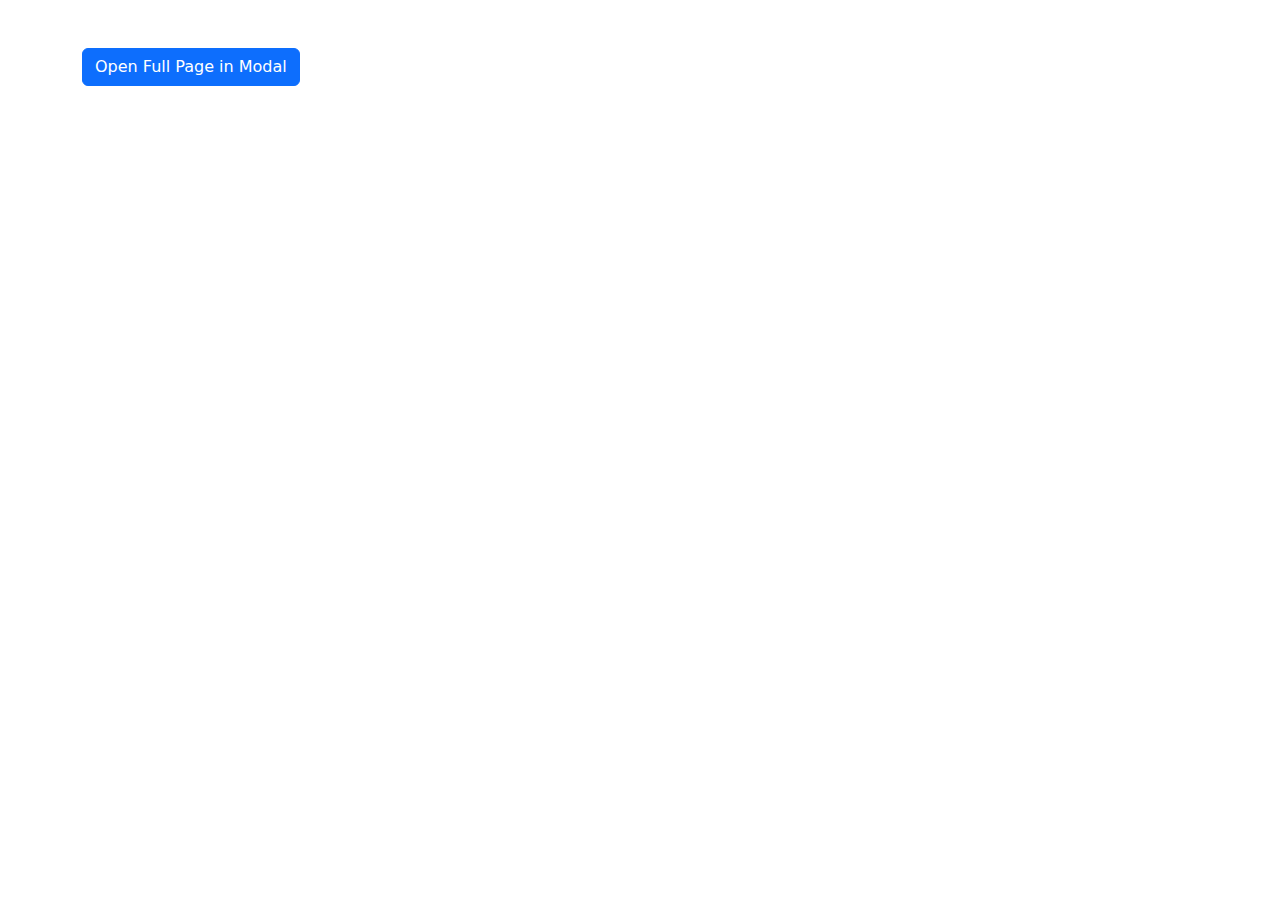
<file: Prototype/modal.html>
<!DOCTYPE html>
<html lang="en">

<head>
    <meta charset="UTF-8">
    <meta name="viewport" content="width=device-width, initial-scale=1.0">
    <title>Embed Page in Modal</title>
    <!-- Bootstrap CSS -->
    <link href="https://cdn.jsdelivr.net/npm/bootstrap@5.3.0-alpha3/dist/css/bootstrap.min.css" rel="stylesheet">
</head>

<body>
    <div class="container mt-5">
        <!-- Button to Open Modal -->
        <button type="button" class="btn btn-primary" data-bs-toggle="modal" data-bs-target="#pageModal">
            Open Full Page in Modal
        </button>
    </div>

    <!-- Modal -->
    <div class="modal fade" id="pageModal" tabindex="-1" aria-labelledby="pageModalLabel" aria-hidden="true">
        <div class="modal-dialog modal-dialog-centered modal-dialog-scrollable modal-xl">
            <div class="modal-content border-success">
                <div class="modal-body p-0 border-success">
                    <iframe src="/multisteps.html" style="width: 100%; height: 90vh; border: none;"></iframe>
                </div>
                <!-- <div class="modal-footer">
                    <button type="button" class="btn btn-secondary" data-bs-dismiss="modal">Close</button>
                </div> -->
            </div>
        </div>
    </div>
    <!-- Bootstrap JS -->
    <script src="https://cdn.jsdelivr.net/npm/bootstrap@5.3.0-alpha3/dist/js/bootstrap.bundle.min.js"></script>
</body>

</html>
</file>
<file: assets/CSS/style.css>
/* top bar css start  */
header {
    .top-bar-section {
        background-color: var(---primary-grey);
        padding: 18px 0;

        .left-side {
            li:nth-child(2) {
                margin-left: 100px;
            }
        }

        ul {
            li {
                a {
                    width: 300;
                    font-size: 14px;
                    line-height: 22px;
                    color: #FFFFFFCC;
                }
            }
        }

    }

    /* tor bar css end  */
    /* navbar css start  */

    .scrolled{
     position: fixed;
      top: 0;
      left: 0;
      width: 100%;
      z-index: 1000;
      transition: all 0.3s ease;
      border-bottom: 1px solid rgb(228, 223, 223);
        background-color: white;
        box-shadow: rgba(50, 50, 93, 0.25) 0px 13px 27px -5px,
          rgba(0, 0, 0, 0.3) 0px 8px 16px -8px;
    }
    .navbar-section {
        padding: 13px 0;
        width: 100%;
        position: fixed;
        background-color: aliceblue;
        border: 1px solid rgb(228, 223, 223);
        box-shadow: rgba(50, 50, 93, 0.25) 0px 13px 27px -5px,
            rgba(0, 0, 0, 0.3) 0px 8px 16px -8px;
            
        

        .content {
            img {
                height: 83px;
                width: 82px;
            }
        }

        ul {
            li {
                margin-left: 40px;

                .book-btn {
                    padding: 20px 53px;
                    font-size: 20px;
                    color: #FFFFFF;
                }

                a {
                    font-weight: 400;
                    font-size: 18px;
                    line-height: 28px;
                    color: var(---primary-text);
                }
            }
        }
    }


}







main {

    /* hyphobrithing start  */
    .hyphnobirthing-section {
        .bg-container {
            background-image: url('/assets/media/images/background-img/hero\ bg\ image.png');
            height: 700px;
            width: 100%;
            background-size: cover;
            background-position: center;

            .sub-text {
                height: 560px;
                width: 760px;
                position: relative;
                top: 178px;
                left: 300px;

                h2 {
                    font-size: 64px;
                    color: #263B3C;
                    line-height: 76px;
                    font-weight: 400;
                }

                p {
                    font-size: 20px;
                    color: #00000099;
                    line-height: 32px;
                    font-weight: 300;
                }

                a {
                    padding: 20px 50px;
                }
            }

        }
    }

    /* .hyphnobirthing-text-section start  */
    .hyphnobirthing-text-section {
        .hyphnobirthing-content {
            margin-top: 100px;

            h3 {
                font-weight: 400;
                font-size: 3rem;
                line-height: 57px;
                color: #263B3C;
            }

            p {
                font-size: 20px;
                color: #00000099;
                line-height: 32px;
                font-weight: 300;
                margin-top: 40px;
            }
        }
    }

    /* program section start  */
    .program-section {
        margin-top: 120px;

        .program-card {
            padding: 45px 41.999px 75px 42px;
            border-radius: 42px;
            background: #E5EEEE;

            h3 {
                color: #263B3C;
                font-size: 36px;
                line-height: 110%;
            }

            p {
                color: rgba(0, 0, 0, 0.60);
                font-size: 20px;
                font-weight: 300;
                line-height: 160%;
            }
        }

    }

    /* banner image section start  */
    .banner-section img {
        width: 100%;
        border-radius: 30px;
    }

    /* whole bg section css  */
    .whole-section {
        background-color: #E5EEEE;

        /* practitioner section start  */
        .practisioner-section {
            .practisioner-padding {
                padding: 100px 0;

                .practise-card {
                    h3 {
                        color: var(---primary-grey);
                        font-size: 48px;
                        font-weight: 400;
                        line-height: 120%;
                    }

                    p {
                        color: rgba(0, 0, 0, 0.60);
                        font-size: 20px;
                        font-weight: 300;
                        line-height: 160%;
                    }
                }
            }
        }

        /* faq section css start  */
        .faq-section {
            .accordion {
                border-radius: 16px;

                .accordion-item {
                    margin-top: 15px;
                    border-radius: 16px;
                    .accordion-header {
                        border-radius: 16px;
                        background: #F7FAFA;

                        .accordion-button {
                            color: #000;
                            text-align: center;
                            font-size: 24px;
                            font-style: normal;
                            font-weight: 400;
                            line-height: 160%;
                            border-radius: 16px;
                            border: none;
                            
                            &.collapsed {
                                background-color: #F7FAFA;
                                &::after {
                                    background-image: url("data:image/svg+xml,<svg xmlns='http://www.w3.org/2000/svg' viewBox='0 0 16 16' fill='%23000000'><path fill-rule='evenodd' d='M1.646 4.646a.5.5 0 0 1 .708 0L8 10.293l5.646-5.647a.5.5 0 0 1 .708.708l-6 6a.5.5 0 0 1-.708 0l-6-6a.5.5 0 0 1 0-.708z'/></svg>");
                                 }
                            }

                            &:not(.collapsed) {
                                background-color: #263B3C;
                                color: #F7FAFA;
                                border-radius: 0;
                                &::after {
                                    background-image: url("data:image/svg+xml,<svg xmlns='http://www.w3.org/2000/svg' viewBox='0 0 16 16' fill='%23ffffff'><path fill-rule='evenodd' d='M1.646 4.646a.5.5 0 0 1 .708 0L8 10.293l5.646-5.647a.5.5 0 0 1 .708.708l-6 6a.5.5 0 0 1-.708 0l-6-6a.5.5 0 0 1 0-.708z'/></svg>") !important;

                                 }

                            }
                        }

                    }

                    .accordion-collapse {
                        .accordion-body {
                            color: rgba(0, 0, 0, 0.60);
                            font-size: 18px;
                            font-style: normal;
                            font-weight: 500;
                            line-height: 160%;
                        }

                    }
                }
            }

        }

        /* option section css start  */
        .option-section {
            padding: 60px 0;

            .option-text {
                h2 {
                    color: var(--c-3, #000);
                    text-align: center;
                    font-size: 32px;
                    font-style: normal;
                    font-weight: 400;
                    line-height: 110%;
                    margin-top: 10px;
                }

                p {
                    color: var(--c-4, rgba(0, 0, 0, 0.60));
                    text-align: center;
                    font-size: 18px;
                    font-style: normal;
                    font-weight: 300;
                    line-height: 160%;
                }
            }
        }
    }

    /* form section css start  */
    .form-section {
        background-color: #E5EEEE;
        position: relative;
        bottom: 120px;

        .from-body {
            padding: 56px 113px;

            .from-row {
                display: grid;
                grid-template-columns: repeat(3, 1fr);
                gap: 20px;

                .input-tems {
                    border-radius: 16px;
                    border: 0.815px solid #000;
                    background: #F7FAFA;
                }
            }

            .from-row2 {
                display: grid;
                grid-template-columns: repeat(2, 1fr);
                gap: 20px;

                .input-tems {
                    border-radius: 16px;
                    border: 0.815px solid #000;
                    background: #F7FAFA;
                }
            }

        }
    }

}

footer {
    .marque-section {
        .swiper {
            /* width: 100%;
            height: 100%; */
            .swiper-slide {
                /* text-align: center;
                font-size: 18px;
                background: #fff;
                display: flex;
                justify-content: center;
                align-items: center; */
                width: 380px !important;
                img {
                    height: 270px;
                    width: fit-content;
                }
              }    
          }   
    }

    .main-footer-section {
        background-color: #263B3C;
        padding: 80px 0;

        .footer-text {
            color: rgba(255, 255, 255, 0.60);
            font-size: 20px;
            font-weight: 300;
            line-height: 160%;
        }

        .follow-us {
            color: var(--solid-white, #FFF);
            font-size: 20px;
            font-weight: 400;
            line-height: 160%;
        }

        .instagram-link {
            color: var(--solid-white, #FFF);
            font-size: 20px;
            font-weight: 300;
            line-height: 160%;
        }

        .footer-subscribe-btn {
            bottom: 56px;
            left: 255px;
            display: flex;
            padding: 13px 42px 12px 41px;
            position: relative;
            justify-content: center;
            align-items: center;
            color: #E5EEEE;
            border-radius: 16px;
            background: #263B3C;
        }

        .footer-input {
            width: 100%;
            height: 60px;
            display: inline-flex;
            padding: 4px 4px 4px 30px;
            justify-content: flex-end;
            align-items: center;
            gap: 159px;
            border-radius: 16px;
            border: 1px solid #FFF;
            background: #FFF;
        }
    }
}
@media  only screen and (max-width:1399px) {
    .hyphnobirthing-section {
        .bg-container {
            .sub-text {
                height: auto !important;
                width: 100% !important;
                top: 40px !important;
                left: 0px !important;
                right: 0px !important;
                padding: 10px 50px !important;
            }
        }
    }
    .footer-subscribe-btn {
        left: 195px !important;
    }
    
}
@media only screen and (max-width:1024px){

    .hyphnobirthing-section {
        .bg-container {
            .sub-text {
                height: auto !important;
                width: 100% !important;
                top: 40px !important;
                left: 0px !important;
                right: 0px !important;
            }
        }
    }
    .footer-subscribe-btn {
        left: 135px !important;
    }
}

/* responsive for movile device css */
@media only screen and (max-width: 991px) {

    header {

        /* top bar css  */
        .top-bar-section {
            display: none;
        }

        /* navbar css  */
        .navbar-section {
            .content {
                ul {
                    li {
                        a {
                            margin-bottom: 20px;
                            text-align: center;

                        }
                    }
                }
            }
        }

    }


    body {

        /* hyphnobrithing section css  */
        .hyphnobirthing-section {
            .bg-container {
                height: 450px !important;
            }
        }

        .hyphnobirthing-section {
            .bg-container {
                .sub-text {
                    height: auto !important;
                    width: 100% !important;
                    top: 40px !important;
                    left: 0px !important;
                    right: 0px !important;
                    padding: 10px 100px !important;
                }
            }
        }

        .hyphnobirthing-section {
            .bg-container {
                .sub-text {

                    h2 {
                        font-size: 30px !important;
                        line-height: 32px !important;
                        color: #263B3C !important;
                    }
                }
            }
        }

        .hyphnobirthing-section {
            .bg-container {
                .sub-text {
                    a {
                        padding: 15px 60px !important;
                        font-size: 14px !important;
                    }
                }
            }
        }

        /* .hyphnobirthing-text css  */
        .hyphnobirthing-text-section {
            .hyphnobirthing-content {
                h3 {
                    font-size: 2rem;
                }

                p {
                    font-size: 1rem;
                    margin-top: 20px;
                }
            }
        }

        /* program css  */
        .program-section {
            .program-card {
                h3 {
                    color: #263B3C;
                    font-size: 2rem;
                    line-height: 110%;
                }

                p {
                    color: rgba(0, 0, 0, 0.60);
                    font-size: 1rem;
                    font-weight: 300;
                    line-height: 160%;
                }
            }
        }

        /* banner image css  */
        .banner-section {
            img {
                height: 300px;
            }
        }

        /* .practisioner css  */
        .practisioner-section {
            .practisioner-padding {
                img {
                    height: auto;
                    width: 100%;
                }

                .practise-card {
                    h3 {
                        font-size: 2rem;
                    }

                    p {
                        font-size: 1rem;
                    }
                }

                .small-direction {
                    flex-direction: column-reverse;
                }
            }
        }

        /* form section css start  */
        .form-section {
            display: none;
        }
    }

    /* footer section css start  */
    

        .main-footer-section {
            padding: 40px 10px;
        }

        .footer-subscribe-btn {
            left: 535px !important;
        }
}

@media only screen and (max-width:800px){
    .footer-subscribe-btn {
        left: 210px !important;
    }
}
@media only screen and (max-width:768px) {
    .footer-subscribe-btn{
        left: 500px !important;
    }
}
@media only screen and (max-width:540px) {
    .footer-subscribe-btn{
        left: 350px !important;
    }
}
@media only screen and (max-width:412px) {
    
        .bg-container {
            .sub-text {
                padding:0px !important;
            }
        }
    .footer-subscribe-btn{
        left: 220px !important;
    }
}
@media only screen and (max-width:375px){
    .footer-subscribe-btn {
        left: 190px !important;
    }
}
</file>
<file: assets/CSS/common.css>
:root {
    ---primary-grey: #263B3C;
    ---primary-text: #00000099
}

h1,
h2,
h3,
h4,
h5 {
    font-family: "Castoro", serif;
    font-weight: 400;
    font-style: normal;
}

p,
span,
li,
a {
    font-family: "Lexend", serif;
    font-optical-sizing: auto;
    font-weight: 400;
    font-style: normal;
}

a {
    text-decoration: none;
}

li {
    list-style-type: none;
}

.books-btn {
    background-color: var(---primary-grey);
    padding: 18px 40px;
    border-radius: 9999px;
    font-size: 20px;
    font-weight: 500;
    color: #FFFFFFCC;
}
</file>
<file: Prototype/style.css>
* {
    margin: 0;
    padding: 0;
    box-sizing: border-box;
    font-family: -apple-system, BlinkMacSystemFont, "Segoe UI", Roboto, sans-serif;
}

:root {
    --primary: #1B3B36;
    --secondary: #4CAF50;
    --light: #ffffff;
    --gray: #f5f5f5;
}

body {
    background-color: #f0f4f4;
    min-height: 100vh;
    display: flex;
    align-items: center;
    justify-content: center;
    padding: 20px;
}

.form-container {
    background: var(--light);
    border-radius: 16px;
    box-shadow: 0 4px 6px rgba(0, 0, 0, 0.1);
    width: 100%;
    max-width: 800px;
    overflow: hidden;
    position: relative;
}

.steps-container {
    display: flex;
    height: 600px;
}

.sidebar {
    width: 200px;
    background-color: var(--primary);
    padding: 40px 20px;
    position: relative;
}

.sidebar::after {
    content: '';
    position: absolute;
    bottom: 40px;
    left: 50%;
    transform: translateX(-50%);
    width: 120px;
    height: 160px;
    background-image: url('https://hebbkx1anhila5yf.public.blob.vercel-storage.com/Screenshot%20from%202025-01-10%2014-37-34-r7gYm5IhWjSaXEbI4G03pbCdFYGLK8.png');
    background-size: contain;
    background-repeat: no-repeat;
    background-position: center;
    opacity: 0.8;
}

.progress-steps {
    list-style: none;
    margin-bottom: 40px;
}

.progress-step {
    color: var(--light);
    margin-bottom: 20px;
    position: relative;
    padding-left: 30px;
    opacity: 0.7;
}

.progress-step.active {
    opacity: 1;
}

.progress-step::before {
    content: '';
    position: absolute;
    left: 0;
    top: 50%;
    transform: translateY(-50%);
    width: 20px;
    height: 20px;
    border: 2px solid var(--light);
    border-radius: 50%;
}

.progress-step.active::before {
    background-color: var(--light);
}

.form-content {
    flex: 1;
    padding: 40px;
    overflow-y: auto;
}

.step-form {
    display: none;
}

.step-form.active {
    display: block;
}

.form-title {
    color: var(--primary);
    margin-bottom: 30px;
    font-size: 24px;
}

/* Calendar Styles */
.calendar {
    background: var(--gray);
    padding: 20px;
    border-radius: 8px;
    margin-bottom: 30px;
}

.calendar-header {
    display: flex;
    justify-content: space-between;
    align-items: center;
    margin-bottom: 20px;
}

.calendar-grid {
    display: grid;
    grid-template-columns: repeat(7, 1fr);
    gap: 8px;
}

.calendar-day {
    aspect-ratio: 1;
    display: flex;
    align-items: center;
    justify-content: center;
    cursor: pointer;
    border-radius: 50%;
    transition: all 0.3s;
}

.calendar-day:hover {
    background-color: var(--primary);
    color: var(--light);
}

.calendar-day.selected {
    background-color: var(--primary);
    color: var(--light);
}

/* Form Fields */
.form-group {
    margin-bottom: 20px;
}

.form-label {
    display: block;
    margin-bottom: 8px;
    color: var(--primary);
}

.form-input {
    width: 100%;
    padding: 12px;
    border: 1px solid #ddd;
    border-radius: 6px;
    font-size: 16px;
}

.form-input:focus {
    outline: none;
    border-color: var(--primary);
}

/* Navigation Buttons */
.form-buttons {
    display: flex;
    justify-content: space-between;
    margin-top: 30px;
}

.btn {
    padding: 12px 24px;
    border: none;
    border-radius: 6px;
    cursor: pointer;
    font-size: 16px;
    transition: all 0.3s;
}

.btn-prev {
    background-color: var(--gray);
    color: var(--primary);
}

.btn-next {
    background-color: var(--primary);
    color: var(--light);
}

.btn:hover {
    opacity: 0.9;
}

@media (max-width: 768px) {
    .steps-container {
        flex-direction: column;
        height: auto;
    }

    .sidebar {
        width: 100%;
        padding: 20px;
        height: 120px;
    }

    .sidebar::after {
        display: none;
    }

    .progress-steps {
        display: flex;
        justify-content: space-around;
        margin-bottom: 0;
    }

    .progress-step {
        margin-bottom: 0;
    }
}
</file>
<file: assets/CSS/contact.css>
header {
    .top-bar-section {
        background-color: var(---primary-grey);
        padding: 18px 0;

        .left-side {
            li:nth-child(2) {
                margin-left: 100px;
            }
        }

        ul {
            li {
                a {
                    width: 300;
                    font-size: 14px;
                    line-height: 22px;
                    color: #FFFFFFCC;
                }
            }
        }

    }

    /* tor bar css end  */
    /* navbar css start  */

    .scrolled{
     position: fixed;
      top: 0;
      left: 0;
      width: 100%;
      z-index: 1000;
      transition: all 0.3s ease;
      border-bottom: 1px solid rgb(228, 223, 223);
        background-color: white;
        box-shadow: rgba(50, 50, 93, 0.25) 0px 13px 27px -5px,
          rgba(0, 0, 0, 0.3) 0px 8px 16px -8px;
    }
    .navbar-section {
        padding: 13px 0;
        width: 100%;
        position: fixed;
        background-color: aliceblue;
        border: 1px solid rgb(228, 223, 223);
        box-shadow: rgba(50, 50, 93, 0.25) 0px 13px 27px -5px,
            rgba(0, 0, 0, 0.3) 0px 8px 16px -8px;
        

        .content {
            img {
                height: 83px;
                width: 82px;
            }
        }

        ul {
            li {
                margin-left: 40px;

                .book-btn {
                    padding: 20px 53px;
                    font-size: 20px;
                    color: #FFFFFF;
                }

                a {
                    font-weight: 400;
                    font-size: 18px;
                    line-height: 28px;
                    color: var(---primary-text);
                }
            }
        }
    }


}

/* main section css start  */
main .Contact-container-section .banner-img {
    background-image: url('../media/contact-images/bg-banner/contact.png');
    height: 500px;
    width: 100%;
    background-size: cover;
    background-position: center;
}

main .Contact-container-section .banner-img h2 {
    color: #263B3C;
    font-size: 4rem;
    font-weight: 400;
    line-height: 120%;
    letter-spacing: 0.32px;
}

main .Contact-container-section .banner-img .Contact-text-content {
    padding: 172px 0px;
    flex-direction: column;
    align-items: flex-start;
}

main .Contact-container-section .banner-img p {
    color: #263B3C;
    font-size: 16.25px;
    font-weight: 400;
    line-height: 160%;
}

/* contact section css start  */
main .contact-section {
    margin: 100px 0px;
}

main .contact-section .form-conteiner {
    background-color: #E5EEEE;
    border-radius: 20px;
}

main .contact-section h2 {
    color: #000;
    font-size: 3rem;
    font-weight: 400;
    line-height: 120%;
}

main .contact-section p {
    color: rgba(0, 0, 0, 0.60);
    font-size: 20px;
    font-weight: 300;
    line-height: 160%;
}

/* form css start  */
.form-control {
    padding: 12px 16px;
    border: 0.502px solid #000;
    border-radius: 8px;
    height: auto;
}

.form-control::placeholder {
    color: rgba(0, 0, 0, 0.60);
    font-size: 10.045px;
    font-weight: 500;
    line-height: 160%;
}

.form-control:focus {
    box-shadow: none;
    border-color: var(--primary-color);
}

textarea.form-control {
    min-height: 120px;
    resize: vertical;
}

.submit-btn {
    width: 100%;
    padding: 12px;
    background-color: #152e2a;
    border: none;
    border-radius: 8px;
    color: white;
    font-weight: 500;
}


/* footer section css start  */
footer {
    .marque-section {
        .swiper {
            width: 100%;
            height: 100%;
            .swiper-slide {
                text-align: center;
                font-size: 18px;
                background: #fff;
                display: flex;
                justify-content: center;
                align-items: center;
                width: 380px !important;
                img {
                    height: 270px;
                    width: fit-content;
                }
              }    
          }   
    }

    .main-footer-section {
        background-color: #263B3C;
        padding: 80px 0;

        .footer-text {
            color: rgba(255, 255, 255, 0.60);
            font-size: 20px;
            font-weight: 300;
            line-height: 160%;
        }

        .follow-us {
            color: var(--solid-white, #FFF);
            font-size: 20px;
            font-weight: 400;
            line-height: 160%;
        }

        .instagram-link {
            color: var(--solid-white, #FFF);
            font-size: 20px;
            font-weight: 300;
            line-height: 160%;
        }

        .footer-subscribe-btn {
            bottom: 56px;
            left: 255px;
            display: flex;
            padding: 13px 42px 12px 41px;
            position: relative;
            justify-content: center;
            align-items: center;
            color: #E5EEEE;
            border-radius: 16px;
            background: #263B3C;
        }

        .footer-input {
            width: 100%;
            height: 60px;
            display: inline-flex;
            padding: 4px 4px 4px 30px;
            justify-content: flex-end;
            align-items: center;
            gap: 159px;
            border-radius: 16px;
            border: 1px solid #FFF;
            background: #FFF;
        }
    }
}

@media only screen and (max-width: 991px) {

    /* header section css  */
    header {

        /* navbar css  */
        .navbar-section {
            .content {
                ul {
                    li {
                        a {
                            margin-bottom: 20px;
                            text-align: center;

                        }
                    }
                }
            }
        }

    }

    /* main section css start   */
    main .Contact-container-section .banner-img {
        height: 350px;
    }

    main .Contact-container-section .banner-img .Contact-text-content {
        padding: 122px 20px;
    }


    /* footer section css start  */
    footer {
        .marque-section {
            img {
                height: 170px;
                width: 100%;
            }
        }

        .main-footer-section {
            padding: 40px 10px;
        }
    }
}
</file>
<file: assets/CSS/program.css>
header {

    /* top bar css start  */
    .top-bar-section {
        background-color: var(---primary-grey);
        padding: 18px 0;

        .left-side {
            li:nth-child(2) {
                margin-left: 100px;
            }
        }

        ul {
            li {
                a {
                    width: 300;
                    font-size: 14px;
                    line-height: 22px;
                    color: #FFFFFFCC;
                }
            }
        }

    }

    /* tor bar css end  */
    /* navbar css start  */
    .navbar-section {
        padding: 18px 0;
        width: 100%;
        left: 0;
        position: sticky;
        z-index: 1000;
        top: 0;
        background-color: aliceblue;
        border: 1px solid rgb(228, 223, 223);
        box-shadow: rgba(50, 50, 93, 0.25) 0px 13px 27px -5px,
            rgba(0, 0, 0, 0.3) 0px 8px 16px -8px;

        .content {
            img {
                height: 83px;
                width: 82px;
            }
        }

        ul {
            li {
                margin-left: 40px;

                .book-btn {
                    padding: 18px 40px;
                    font-size: 20px;
                    color: #FFFFFF;
                }

                a {
                    font-weight: 400;
                    font-size: 18px;
                    line-height: 28px;
                    color: var(---primary-text);
                }
            }
        }
    }


}

/* main section css start  */
main .Programs-container-section .banner-img {
    background-image: url("../media/program-image/banner-img/bg\ img\ \(1\).png");
    height: 500px;
    width: 100%;
    background-size: cover;
    background-position: center;
}

main .Programs-container-section .banner-img h2 {
    color: #263B3C;
    font-size: 4rem;
    font-weight: 400;
    line-height: 120%;
    letter-spacing: 0.32px;
}

main .Programs-container-section .banner-img .Programs-text-content {
    padding: 172px 0px;
    flex-direction: column;
    align-items: flex-start;
}

main .Programs-container-section .banner-img p {
    color: #263B3C;
    font-size: 16.25px;
    font-weight: 400;
    line-height: 160%;
}

/* cards container section  */
main .cards-container-section {
    margin: 100px 0px;
}
main .cards-container-section .gap-add{
    display: flex;
    gap: 20px;
}
main .cards-container-section .card {
    border: none;
    background-color: #E5EEEE;
    border-radius: 10px;
}

main .cards-container-section .card img {
    width: 100%;
    height: auto;
    border-radius: 10px;
}

main .cards-container-section .card .cards-text h2 {
    color: #000;
    font-size: 36px;
    font-weight: 400;
    line-height: 110%;
}

main .cards-container-section .card .cards-text p {
    color: rgba(0, 0, 0, 0.60);
    font-size: 18px;
    font-weight: 300;
    line-height: 160%;
}

/* footer section css start  */
footer {
    .marque-section {
        img {
            height: 270px;
            width: fit-content;
        }

        .d-lg-flex {
            overflow-x: auto;
        }

    }

    .main-footer-section {
        background-color: #263B3C;
        padding: 80px 0;

        .footer-text {
            color: rgba(255, 255, 255, 0.60);
            font-size: 20px;
            font-weight: 300;
            line-height: 160%;
        }

        .follow-us {
            color: var(--solid-white, #FFF);
            font-size: 20px;
            font-weight: 400;
            line-height: 160%;
        }

        .instagram-link {
            color: var(--solid-white, #FFF);
            font-size: 20px;
            font-weight: 300;
            line-height: 160%;
        }

        .footer-subscribe-btn {
            bottom: 56px;
            left: 255px;
            display: flex;
            padding: 13px 42px 12px 41px;
            position: relative;
            justify-content: center;
            align-items: center;
            color: #E5EEEE;
            border-radius: 16px;
            background: #263B3C;
        }

        .footer-input {
            width: 100%;
            height: 60px;
            display: inline-flex;
            padding: 4px 4px 4px 30px;
            justify-content: flex-end;
            align-items: center;
            gap: 159px;
            border-radius: 16px;
            border: 1px solid #FFF;
            background: #FFF;
        }
    }
}

@media only screen and (max-width: 991px) {

    /* header section css  */
    header {

        /* navbar css  */
        .navbar-section {
            .content {
                ul {
                    li {
                        a {
                            margin-bottom: 20px;
                            text-align: center;

                        }
                    }
                }
            }
        }

    }

    /* main container section css  */
    main .Programs-container-section .banner-img {
        height: 300px;
    }

    main .Programs-container-section .banner-img .Programs-text-content {
        padding: 122px 20px;
    }
    /* cards container section  */
    main .cards-container-section .gap-add{
        flex-direction: column;
    }



    /* footer section css start  */
    footer {
        .marque-section {
            img {
                height: 170px;
                width: 100%;
            }
        }

        .main-footer-section {
            padding: 40px 10px;
        }
    }

}
</file>
